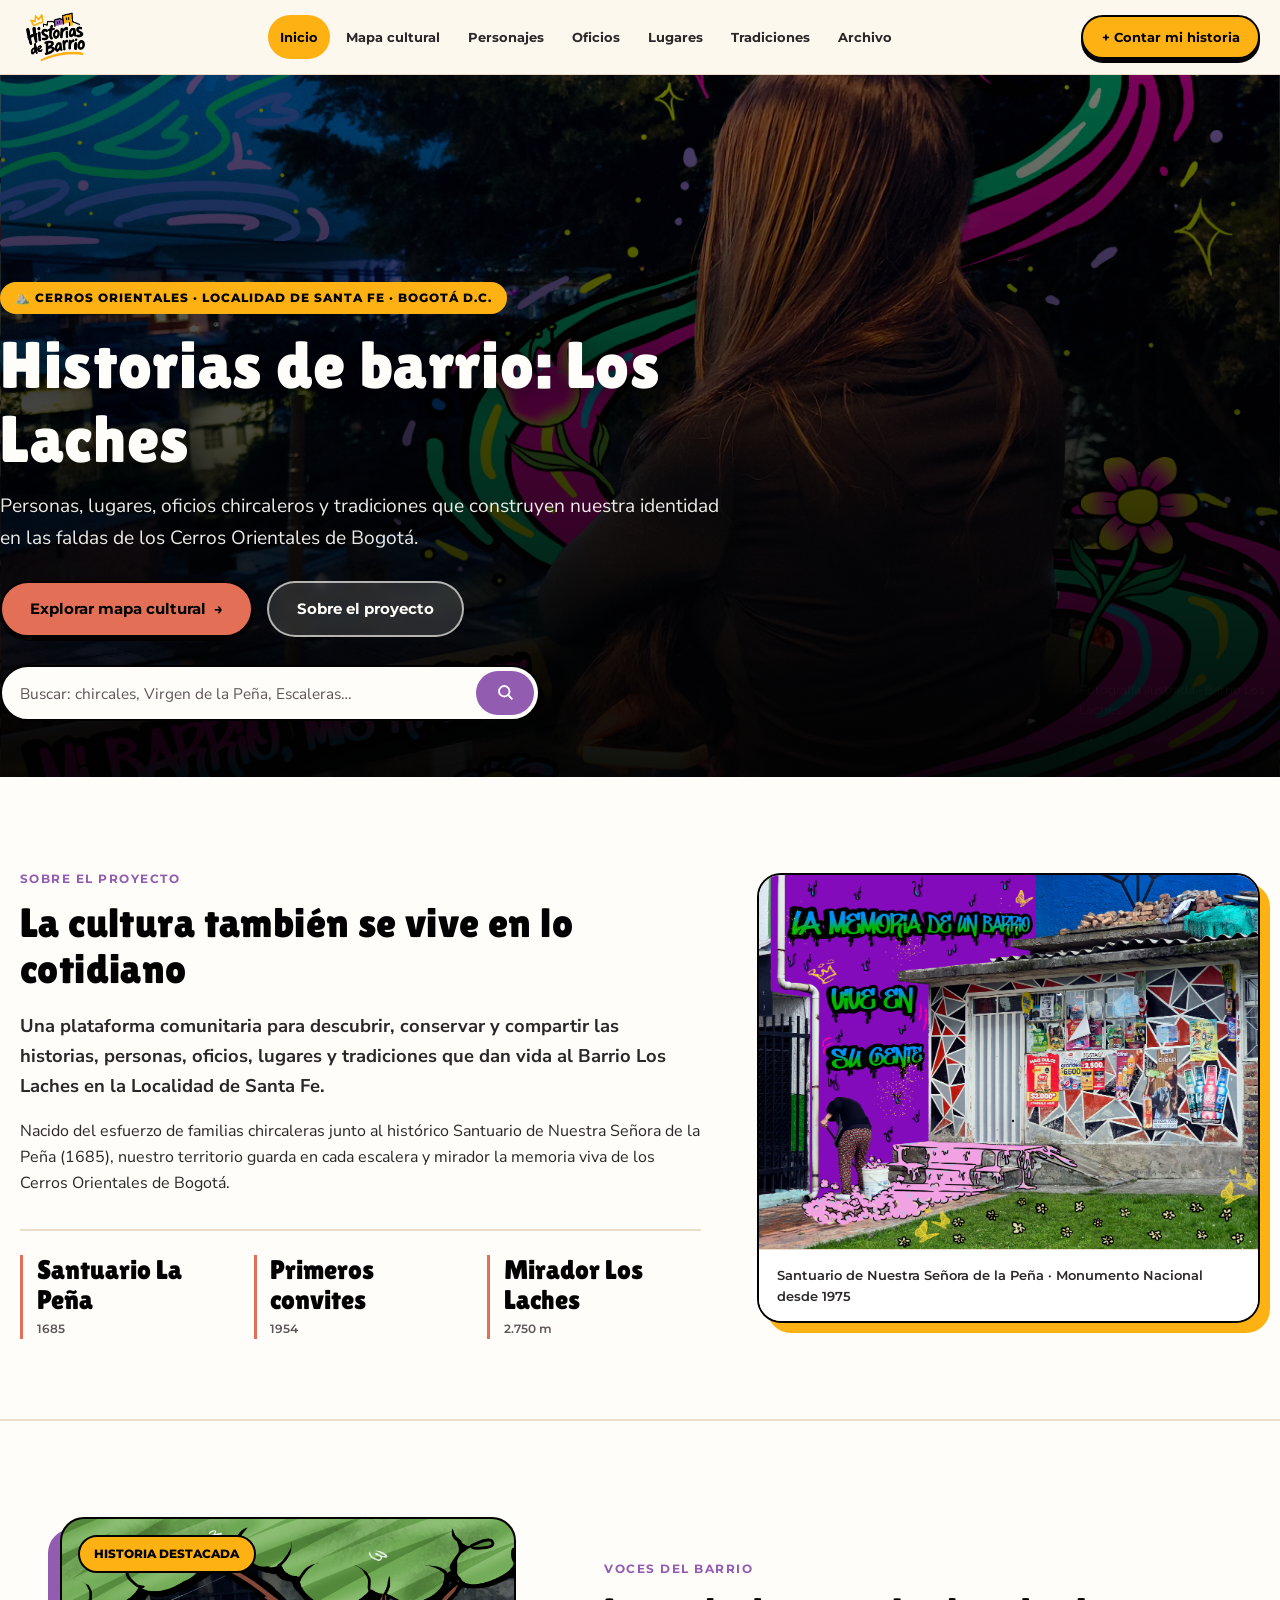
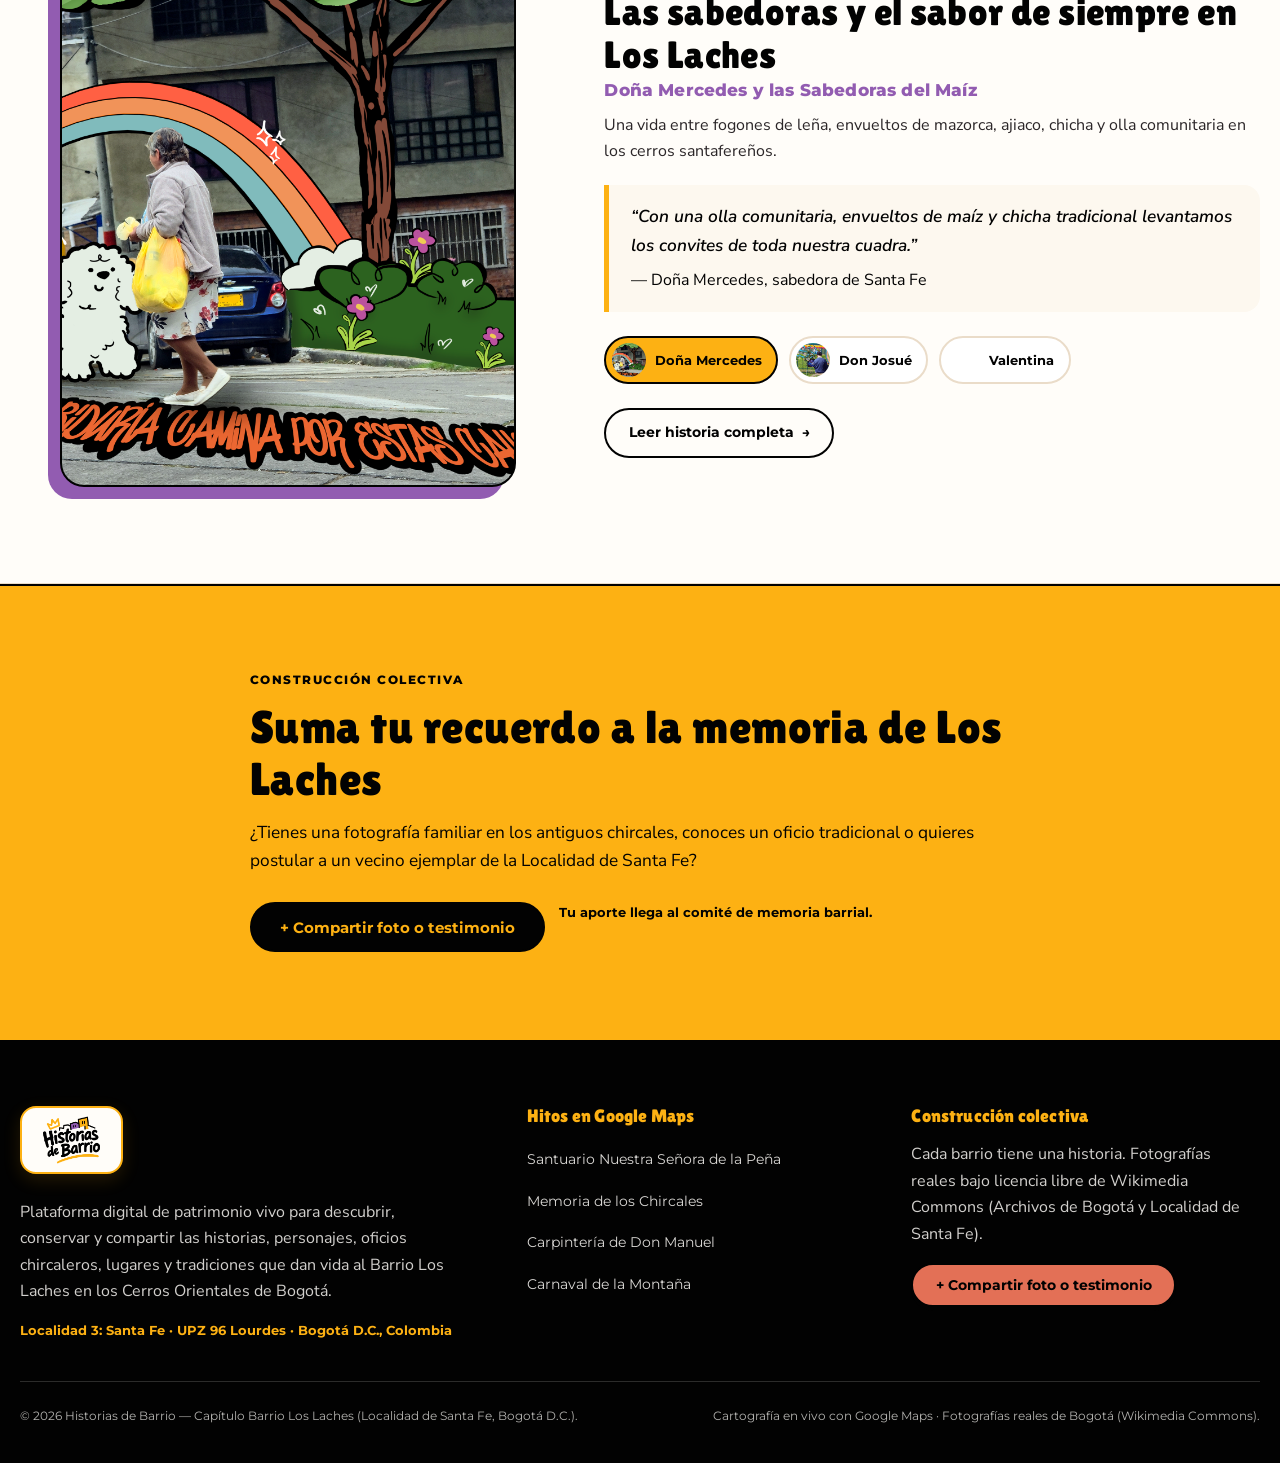
<file: index.html>
<!DOCTYPE html>
<html lang="es">

<head>
  <meta charset="UTF-8" />
  <meta name="viewport" content="width=device-width, initial-scale=1.0" />
  <title>Historias de Barrio · Los Laches (Localidad de Santa Fe, Bogotá)</title>
  <meta name="description"
    content="Plataforma de memoria viva, mapa cultural, personajes, oficios, lugares, tradiciones y archivo fotográfico del Barrio Los Laches en la Localidad de Santa Fe, Bogotá." />
  <meta name="theme-color" content="#020202" />

  <!-- Tipografías del Proyecto: Lilita One (Títulos), Nunito Sans (Cuerpo) y Montserrat (Auxiliar) -->
  <link rel="preconnect" href="https://fonts.googleapis.com" />
  <link rel="preconnect" href="https://fonts.gstatic.com" crossorigin />
  <link rel="preconnect" href="https://commons.wikimedia.org" />
  <link rel="preconnect" href="https://upload.wikimedia.org" />
  <link
    href="https://fonts.googleapis.com/css2?family=Lilita+One&family=Montserrat:ital,wght@0,500;0,600;0,700;0,800;1,500&family=Nunito+Sans:ital,opsz,wght@0,6..12,400;0,6..12,500;0,6..12,600;0,6..12,700;1,6..12,400;1,6..12,600&display=swap"
    rel="stylesheet" />

  <link rel="icon" type="image/png" href="Logo%20proyecto_Mesa.png" />
  <link rel="stylesheet" href="styles.css?v=4" />
</head>

<body>
  <a class="skip-link" href="#contenido">Saltar al contenido principal</a>

  <header class="site-header" id="site-header">
    <div class="container navbar">
      <a href="index.html" class="brand-logo">
        <img src="Logo proyecto_Mesa.png" alt="Historias de Barrio · Inicio" class="brand-logo-img" width="2000"
          height="1400" />
      </a>

      <nav class="main-nav" aria-label="Navegación principal">
        <ul class="nav-links" id="main-nav-links">
          <li><a href="index.html" class="active" aria-current="true">Inicio</a></li>
          <li><a href="mapa-cultural.html">Mapa cultural</a></li>
          <li><a href="personajes.html">Personajes</a></li>
          <li><a href="oficios.html">Oficios</a></li>
          <li><a href="lugares.html">Lugares</a></li>
          <li><a href="tradiciones.html">Tradiciones</a></li>
          <li><a href="archivo.html">Archivo</a></li>
          <li class="nav-cta-item">
            <button type="button" class="btn btn-accent btn-block open-contribute-modal">+ Contar mi historia</button>
          </li>
        </ul>
      </nav>

      <div class="nav-actions">
        <button type="button" class="btn btn-primary nav-cta open-contribute-modal">+ Contar mi historia</button>
        <button type="button" class="mobile-menu-btn" id="mobile-menu-toggle" aria-label="Abrir menú de navegación"
          aria-expanded="false" aria-controls="main-nav-links">
          <span class="hamburger" aria-hidden="true"></span>
        </button>
      </div>
    </div>
  </header>

  <main id="contenido" tabindex="-1">
    <section class="hero" id="inicio" aria-labelledby="hero-title">
      <div class="hero-media">
        <img class="hero-bg-image"
          src="fotos/Fotos/ale.png"
          alt="Fotografía de las laderas de los barrios Egipto y Los Laches en los Cerros Orientales de la Localidad de Santa Fe, Bogotá"
          fetchpriority="high" decoding="async" />
      </div>
      <div class="hero-overlay" aria-hidden="true"></div>

      <div class="container hero-inner">
        <div class="hero-content">
          <p class="hero-kicker"><span aria-hidden="true">⛰️</span> Cerros Orientales · Localidad de Santa Fe · Bogotá
            D.C.</p>
          <h1 class="hero-title" id="hero-title">Historias de barrio: <span>Los Laches</span></h1>
          <p class="hero-lead">
            Personas, lugares, oficios chircaleros y tradiciones que construyen nuestra identidad en las faldas de los
            Cerros Orientales de Bogotá.
          </p>
          <div class="hero-actions">
            <a href="mapa-cultural.html" class="btn btn-accent btn-lg">Explorar mapa cultural <span
                aria-hidden="true">→</span></a>
            <a href="#sobre-el-proyecto" class="btn btn-ghost-light btn-lg">Sobre el proyecto</a>
          </div>

          <form class="hero-search-box" id="hero-search-form" role="search">
            <label for="hero-search-input" class="visually-hidden">Buscar historias en el barrio Los Laches</label>
            <input type="search" id="hero-search-input"
              placeholder="Buscar: chircales, Virgen de la Peña, Escaleras…" autocomplete="off" />
            <button type="submit" class="hero-search-btn" id="hero-search-btn" aria-label="Buscar">
              <svg width="18" height="18" viewBox="0 0 24 24" fill="none" stroke="currentColor" stroke-width="2.4"
                stroke-linecap="round" aria-hidden="true">
                <circle cx="11" cy="11" r="7"></circle>
                <line x1="21" y1="21" x2="16.65" y2="16.65"></line>
              </svg>
            </button>
          </form>
        </div>
      </div>
      <p class="hero-credit">Fotografía ilustrada · Barrio Los Laches</p>
    </section>

    <section class="intro-section" id="sobre-el-proyecto" aria-labelledby="intro-title">
      <div class="container intro-grid">
        <div class="intro-text">
          <p class="eyebrow">Sobre el proyecto</p>
          <h2 class="intro-heading" id="intro-title">La cultura también se vive en lo cotidiano</h2>
          <p class="intro-lead">
            Una plataforma comunitaria para descubrir, conservar y compartir las historias, personas, oficios, lugares
            y
            tradiciones que dan vida al <strong>Barrio Los Laches</strong> en la Localidad de Santa Fe.
          </p>
          <p class="intro-body">
            Nacido del esfuerzo de familias chircaleras junto al histórico Santuario de Nuestra Señora de la Peña
            (1685), nuestro territorio guarda en cada escalera y mirador la memoria viva de los Cerros Orientales de
            Bogotá.
          </p>
          <dl class="intro-stats">
            <div>
              <dt>Santuario La Peña</dt>
              <dd>1685</dd>
            </div>
            <div>
              <dt>Primeros convites</dt>
              <dd>1954</dd>
            </div>
            <div>
              <dt>Mirador Los Laches</dt>
              <dd>2.750 m</dd>
            </div>
          </dl>
        </div>
        <figure class="intro-figure">
          <div class="intro-figure-media">
            <img src="fotos/Fotos/tien.png"
              alt="Fotografía del Santuario de Nuestra Señora de la Peña en el barrio Los Laches, Bogotá" loading="lazy"
              decoding="async" />
          </div>
          <figcaption class="media-caption">Santuario de Nuestra Señora de la Peña · Monumento Nacional desde 1975
          </figcaption>
        </figure>
      </div>
    </section>

    <section class="featured-section" id="historia-destacada" aria-labelledby="featured-title">
      <div class="container featured-grid">
        <figure class="featured-media">
          <img id="pillar-char-main-img"
            src="fotos/Fotos/se%C3%B1.png"
            alt="Retrato real de sabedora tradicional en la Localidad de Santa Fe, Bogotá" loading="lazy"
            decoding="async" />
          <figcaption class="featured-label">Historia destacada</figcaption>
        </figure>

        <div class="featured-body">
          <p class="eyebrow">Voces del barrio</p>
          <h2 class="section-title featured-title" id="featured-title">Las sabedoras y el sabor de siempre en Los
            Laches
          </h2>
          <h3 class="featured-name" id="featured-name">Doña Mercedes y las Sabedoras del Maíz</h3>
          <p class="featured-bio" id="featured-bio">
            Una vida entre fogones de leña, envueltos de mazorca, ajiaco, chicha y olla comunitaria en los cerros
            santafereños.
          </p>

          <blockquote class="featured-quote">
            <p id="pillar-char-quote">“Con una olla comunitaria, envueltos de maíz y chicha tradicional levantamos
              los
              convites de toda nuestra cuadra.”</p>
            <footer id="pillar-char-author">— Doña Mercedes, sabedora de Santa Fe</footer>
          </blockquote>

          <div class="voice-switcher" role="group" aria-label="Elegir testimonio">
            <button type="button" class="char-thumb-btn active" aria-pressed="true">
              <img
                src="fotos/Fotos/se%C3%B1.png"
                alt="" loading="lazy" decoding="async" />
              <span>Doña Mercedes</span>
            </button>
            <button type="button" class="char-thumb-btn" aria-pressed="false">
              <img
                src="fotos/Fotos/se%C3%B1o.png"
                alt="" loading="lazy" decoding="async" />
              <span>Don Josué</span>
            </button>
            <button type="button" class="char-thumb-btn" aria-pressed="false">
              <img src="fotos/Fotos/vertical.png" alt=""
                loading="lazy" decoding="async" />
              <span>Valentina</span>
            </button>
          </div>

          <a href="personajes.html" class="btn btn-outline" id="featured-story-link" data-story="mercedes">Leer historia
            completa <span aria-hidden="true">→</span></a>
        </div>
      </div>
    </section>

    <section class="participate-section" id="participa" aria-labelledby="participa-title">
      <div class="container participate-inner">
        <div>
          <p class="eyebrow eyebrow-dark">Construcción colectiva</p>
          <h2 class="participate-title" id="participa-title">Suma tu recuerdo a la memoria de Los Laches</h2>
          <p class="participate-text">
            ¿Tienes una fotografía familiar en los antiguos chircales, conoces un oficio tradicional o quieres
            postular
            a un vecino ejemplar de la Localidad de Santa Fe?
          </p>
        </div>
        <div class="participate-actions">
          <button type="button" class="btn btn-primary btn-lg open-contribute-modal">+ Compartir foto o
            testimonio</button>
          <p class="participate-note">Tu aporte llega al comité de memoria barrial.</p>
        </div>
      </div>
    </section>
  </main>

  <!-- ========================================================================
       MODAL · CRÓNICA
       ======================================================================== -->
  <div class="modal-backdrop" id="story-modal" role="dialog" aria-modal="true" aria-labelledby="modal-story-title"
    hidden>
    <div class="modal-dialog">
      <button type="button" class="modal-close-btn" aria-label="Cerrar crónica">✕</button>
      <p id="modal-story-cat" class="section-badge badge-oficios">Crónica Barrial</p>
      <h2 id="modal-story-title" class="modal-story-title">Título de la historia</h2>
      <p id="modal-story-coords" class="map-detail-coords modal-story-coords"></p>
      <div class="modal-story-media">
        <img id="modal-story-img" class="modal-story-img"
          src="fotos/Fotos/tien.png" alt=""
          loading="lazy" decoding="async" />
      </div>
      <div id="modal-story-body" class="modal-story-body"></div>
      <blockquote id="modal-story-quote" class="modal-story-quote"></blockquote>
    </div>
  </div>

  <!-- ========================================================================
       MODAL · APORTE COMUNITARIO
       ======================================================================== -->
  <div class="modal-backdrop" id="contribute-modal" role="dialog" aria-modal="true"
    aria-labelledby="contribute-modal-title" hidden>
    <div class="modal-dialog">
      <button type="button" class="modal-close-btn" aria-label="Cerrar formulario">✕</button>
      <p class="section-badge badge-mapa">Participación comunitaria</p>
      <h2 id="contribute-modal-title" class="contribute-modal-title">Suma tu recuerdo a la memoria de Los Laches</h2>
      <p class="contribute-modal-desc">
        ¿Tienes una fotografía familiar en los antiguos chircales, conoces un oficio tradicional o quieres postular a un
        vecino ejemplar de la Localidad de Santa Fe?
      </p>

      <form id="contribute-form" class="contribute-form" novalidate>
        <div class="form-field">
          <label for="contribute-name" class="form-label">Tu nombre y cuadra / sector en Los Laches <span
              aria-hidden="true">*</span></label>
          <input id="contribute-name" name="name" type="text" required minlength="3" autocomplete="name"
            placeholder="Ej. Familia Morales · Sector La Peña / Calle 3 Este" class="form-control"
            aria-describedby="contribute-name-error" />
          <p class="form-error" id="contribute-name-error" hidden>Escribe tu nombre y sector (mínimo 3 caracteres).</p>
        </div>
        <div class="form-field">
          <label for="contribute-category" class="form-label">Categoría del aporte</label>
          <select id="contribute-category" name="category" class="form-control form-select">
            <option value="personajes">Personajes (Retrato o testimonio)</option>
            <option value="oficios">Oficios (Trabajadores y negocios tradicionales)</option>
            <option value="lugares">Lugares (Espacios significativos)</option>
            <option value="tradiciones">Tradiciones (Fiestas y costumbres)</option>
            <option value="archivo">Archivo (Fotografía antigua o actual)</option>
          </select>
        </div>
        <div class="form-field">
          <label for="contribute-story" class="form-label">Relata la historia o recuerdo <span
              aria-hidden="true">*</span></label>
          <textarea id="contribute-story" name="story" rows="4" required minlength="20"
            placeholder="Cuéntanos en qué año ocurrió, quiénes aparecen y por qué es importante para el barrio..."
            class="form-control" aria-describedby="contribute-story-error"></textarea>
          <p class="form-error" id="contribute-story-error" hidden>Cuéntanos la historia con al menos 20 caracteres.</p>
        </div>
        <p class="form-hint">Los campos marcados con * son obligatorios.</p>
        <button type="submit" class="btn btn-primary btn-block btn-lg">Enviar aporte al comité de memoria
          barrial</button>
        <p id="contribute-feedback" class="contribute-feedback" role="status" hidden>
          ¡Gracias vecino(a)! Tu historia ha sido registrada para el archivo comunitario del Barrio Los Laches.
        </p>
      </form>
    </div>
  </div>

  <!-- ========================================================================
       MODAL · IMAGEN AMPLIADA (ARCHIVO)
       ======================================================================== -->
  <div class="modal-backdrop" id="lightbox-modal" role="dialog" aria-modal="true"
    aria-label="Imagen ampliada del archivo" hidden>
    <div class="modal-dialog lightbox-dialog">
      <button type="button" class="modal-close-btn" aria-label="Cerrar imagen ampliada">✕</button>
      <figure class="lightbox-figure" id="lightbox-figure">
        <figcaption class="lightbox-caption" id="lightbox-caption"></figcaption>
      </figure>
    </div>
  </div>

  <!-- ========================================================================
       H. FOOTER
       ======================================================================== -->
  <footer class="site-footer">
    <div class="container">
      <div class="footer-grid">
        <div class="footer-col footer-brand">
          <img src="Logo proyecto_Mesa.png" alt="Historias de Barrio" class="footer-logo-img" width="2000" height="1400"
            loading="lazy" />
          <p class="footer-desc">
            Plataforma digital de patrimonio vivo para descubrir, conservar y compartir las historias, personajes,
            oficios chircaleros, lugares y tradiciones que dan vida al Barrio Los Laches en los Cerros Orientales de
            Bogotá.
          </p>
          <p class="footer-location-tag">Localidad 3: Santa Fe · UPZ 96 Lourdes · Bogotá D.C., Colombia</p>
        </div>

        <nav class="footer-col" aria-labelledby="footer-nav-hitos">
          <h2 class="footer-heading" id="footer-nav-hitos">Hitos en Google Maps</h2>
          <ul class="footer-links">
            <li><a href="mapa-cultural.html?punto=capilla" data-goto-map="capilla">Santuario Nuestra Señora de la
                Peña</a></li>
            <li><a href="mapa-cultural.html?punto=chircal" data-goto-map="chircal">Memoria de los Chircales</a></li>
            <li><a href="mapa-cultural.html?punto=carpinteria" data-goto-map="carpinteria">Carpintería de Don Manuel</a>
            </li>
            <li><a href="mapa-cultural.html?punto=carnaval" data-goto-map="carnaval">Carnaval de la Montaña</a></li>
          </ul>
        </nav>

        <div class="footer-col">
          <h2 class="footer-heading">Construcción colectiva</h2>
          <p class="footer-desc">
            Cada barrio tiene una historia. Fotografías reales bajo licencia libre de Wikimedia Commons (Archivos de
            Bogotá y Localidad de Santa Fe).
          </p>
          <button type="button" class="btn btn-accent open-contribute-modal">+ Compartir foto o testimonio</button>
        </div>
      </div>

      <div class="footer-bottom">
        <p>© 2026 Historias de Barrio — Capítulo Barrio Los Laches (Localidad de Santa Fe, Bogotá D.C.).</p>
        <p>Cartografía en vivo con Google Maps · Fotografías reales de Bogotá (Wikimedia Commons).</p>
      </div>
    </div>
  </footer>

  <script src="script.js?v=4"></script>
</body>

</html>
</file>
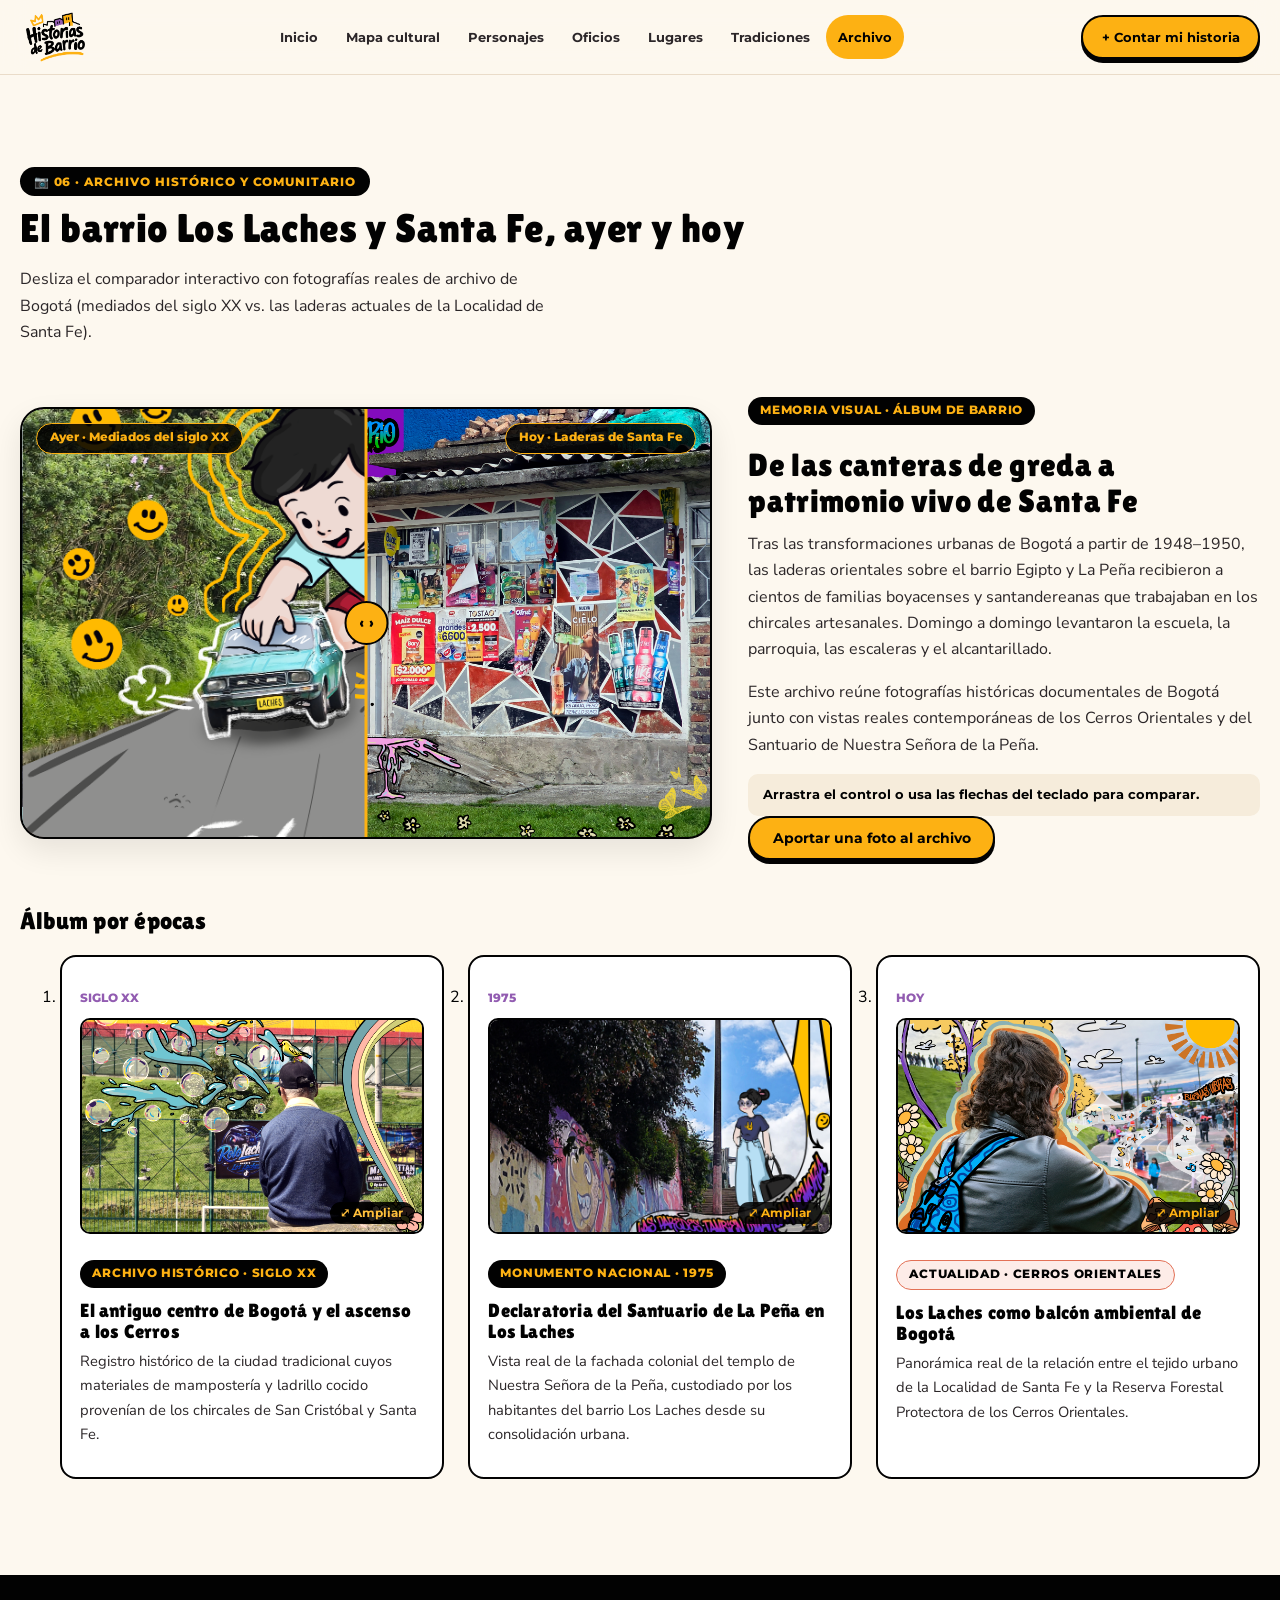
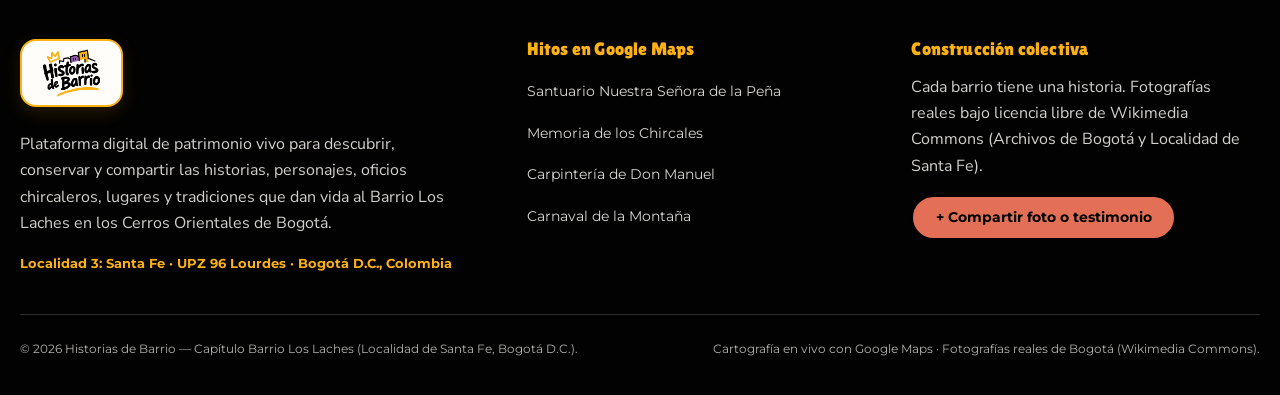
<file: archivo.html>
<!DOCTYPE html>
<html lang="es">

<head>
  <meta charset="UTF-8" />
  <meta name="viewport" content="width=device-width, initial-scale=1.0" />
  <title>Archivo histórico · Historias de Barrio – Los Laches</title>
  <meta name="description" content="Comparador interactivo Antes y Hoy y álbum fotográfico por épocas del Barrio Los Laches." />
  <meta name="theme-color" content="#020202" />

  <!-- Tipografías del Proyecto: Lilita One (Títulos), Nunito Sans (Cuerpo) y Montserrat (Auxiliar) -->
  <link rel="preconnect" href="https://fonts.googleapis.com" />
  <link rel="preconnect" href="https://fonts.gstatic.com" crossorigin />
  <link rel="preconnect" href="https://commons.wikimedia.org" />
  <link rel="preconnect" href="https://upload.wikimedia.org" />
  <link
    href="https://fonts.googleapis.com/css2?family=Lilita+One&family=Montserrat:ital,wght@0,500;0,600;0,700;0,800;1,500&family=Nunito+Sans:ital,opsz,wght@0,6..12,400;0,6..12,500;0,6..12,600;0,6..12,700;1,6..12,400;1,6..12,600&display=swap"
    rel="stylesheet" />

  <link rel="icon" type="image/png" href="Logo%20proyecto_Mesa.png" />
  <link rel="stylesheet" href="styles.css?v=4" />
</head>

<body>
  <a class="skip-link" href="#contenido">Saltar al contenido principal</a>

  <header class="site-header" id="site-header">
    <div class="container navbar">
      <a href="index.html" class="brand-logo">
        <img src="Logo proyecto_Mesa.png" alt="Historias de Barrio · Inicio" class="brand-logo-img" width="2000"
          height="1400" />
      </a>

      <nav class="main-nav" aria-label="Navegación principal">
        <ul class="nav-links" id="main-nav-links">
          <li><a href="index.html">Inicio</a></li>
          <li><a href="mapa-cultural.html">Mapa cultural</a></li>
          <li><a href="personajes.html">Personajes</a></li>
          <li><a href="oficios.html">Oficios</a></li>
          <li><a href="lugares.html">Lugares</a></li>
          <li><a href="tradiciones.html">Tradiciones</a></li>
          <li><a href="archivo.html" class="active" aria-current="true">Archivo</a></li>
          <li class="nav-cta-item">
            <button type="button" class="btn btn-accent btn-block open-contribute-modal">+ Contar mi historia</button>
          </li>
        </ul>
      </nav>

      <div class="nav-actions">
        <button type="button" class="btn btn-primary nav-cta open-contribute-modal">+ Contar mi historia</button>
        <button type="button" class="mobile-menu-btn" id="mobile-menu-toggle" aria-label="Abrir menú de navegación"
          aria-expanded="false" aria-controls="main-nav-links">
          <span class="hamburger" aria-hidden="true"></span>
        </button>
      </div>
    </div>
  </header>

  <main id="contenido" tabindex="-1">
        <section class="content-section archive-section" id="archivo" aria-labelledby="archivo-title">
          <div class="container">
            <header class="section-head">
              <div>
                <p class="section-badge badge-archivo"><span aria-hidden="true">📷</span> 06 · Archivo histórico y
                  comunitario</p>
                <h2 class="section-title" id="archivo-title">El barrio Los Laches y Santa Fe, ayer y hoy</h2>
              </div>
              <p class="section-head-desc">
                Desliza el comparador interactivo con fotografías reales de archivo de Bogotá (mediados del siglo XX vs.
                las
                laderas actuales de la Localidad de Santa Fe).
              </p>
            </header>

            <div class="archive-split-showcase">
              <div class="large-compare-stage">
                <img
                  src="fotos/Fotos/tien.png"
                  alt="Fotografía actual de las laderas de Santa Fe (Egipto y Los Laches) en los Cerros Orientales"
                  loading="lazy" decoding="async" />
                <img id="large-before-img" class="large-before-layer"
                  src="fotos/Fotos/ni%C3%B1o.png"
                  alt="Fotografía histórica de Bogotá en 1948, época en que inició la migración y autoconstrucción hacia los cerros orientales"
                  loading="lazy" decoding="async" />
                <span class="compare-badge-label label-ayer">Ayer · Mediados del siglo XX</span>
                <span class="compare-badge-label label-hoy">Hoy · Laderas de Santa Fe</span>

                <div class="large-compare-divider" id="large-compare-line" aria-hidden="true">
                  <div class="large-compare-button">‹ ›</div>
                </div>

                <input type="range" id="large-compare-range" class="mini-compare-slider" min="5" max="95" value="50"
                  aria-label="Deslizar para comparar fotografía histórica con la actualidad" />
              </div>

              <div class="archive-showcase-text">
                <p class="tag tag-archivo">Memoria Visual · Álbum de Barrio</p>
                <h3 class="archive-showcase-title">De las canteras de greda a patrimonio vivo de Santa Fe</h3>
                <p class="archive-showcase-p">
                  Tras las transformaciones urbanas de Bogotá a partir de 1948–1950, las laderas orientales sobre el
                  barrio
                  Egipto y La Peña recibieron a cientos de familias boyacenses y santandereanas que trabajaban en los
                  chircales artesanales. Domingo a domingo levantaron la escuela, la parroquia, las escaleras y el
                  alcantarillado.
                </p>
                <p class="archive-showcase-p">
                  Este archivo reúne fotografías históricas documentales de Bogotá junto con vistas reales
                  contemporáneas de
                  los Cerros Orientales y del Santuario de Nuestra Señora de la Peña.
                </p>
                <p class="compare-hint">Arrastra el control o usa las flechas del teclado para comparar.</p>
                <button type="button" class="btn btn-primary open-contribute-modal">Aportar una foto al archivo</button>
              </div>
            </div>

            <div class="archive-epochs">
              <h3 class="archive-epochs-title">Álbum por épocas</h3>
              <ol class="epoch-track">
                <li class="epoch" data-searchable>
                  <p class="epoch-label">Siglo XX</p>
                  <button type="button" class="archive-photo-btn vintage" data-lightbox
                    data-full="fotos/Fotos/se%C3%B1o.png"
                    data-caption="El antiguo centro de Bogotá y el ascenso a los Cerros · Archivo Histórico, Siglo XX">
                    <img
                      src="fotos/Fotos/se%C3%B1o.png"
                      alt="Fotografía histórica del antiguo Bogotá y sus primeros barrios periféricos" loading="lazy"
                      decoding="async" />
                    <span class="zoom-hint" aria-hidden="true">⤢ Ampliar</span>
                    <span class="visually-hidden">Ampliar imagen</span>
                  </button>
                  <p class="tag tag-archivo">Archivo Histórico · Siglo XX</p>
                  <h4 class="epoch-title">El antiguo centro de Bogotá y el ascenso a los Cerros</h4>
                  <p class="epoch-desc">
                    Registro histórico de la ciudad tradicional cuyos materiales de mampostería y ladrillo cocido
                    provenían
                    de los chircales de San Cristóbal y Santa Fe.
                  </p>
                </li>

                <li class="epoch" data-searchable>
                  <p class="epoch-label">1975</p>
                  <button type="button" class="archive-photo-btn" data-lightbox
                    data-full="fotos/Fotos/vertical.png"
                    data-caption="Declaratoria del Santuario de La Peña en Los Laches · Monumento Nacional, 1975">
                    <img
                      src="fotos/Fotos/vertical.png"
                      alt="Fotografía de la Iglesia de Nuestra Señora de la Peña en Los Laches" loading="lazy"
                      decoding="async" />
                    <span class="zoom-hint" aria-hidden="true">⤢ Ampliar</span>
                    <span class="visually-hidden">Ampliar imagen</span>
                  </button>
                  <p class="tag tag-archivo">Monumento Nacional · 1975</p>
                  <h4 class="epoch-title">Declaratoria del Santuario de La Peña en Los Laches</h4>
                  <p class="epoch-desc">
                    Vista real de la fachada colonial del templo de Nuestra Señora de la Peña, custodiado por los
                    habitantes
                    del barrio Los Laches desde su consolidación urbana.
                  </p>
                </li>

                <li class="epoch" data-searchable>
                  <p class="epoch-label">Hoy</p>
                  <button type="button" class="archive-photo-btn" data-lightbox
                    data-full="fotos/Fotos/waw.png"
                    data-caption="Los Laches como balcón ambiental de Bogotá · Actualidad, Cerros Orientales">
                    <img
                      src="fotos/Fotos/waw.png"
                      alt="Fotografía panorámica de Bogotá y sus Cerros Orientales" loading="lazy" decoding="async" />
                    <span class="zoom-hint" aria-hidden="true">⤢ Ampliar</span>
                    <span class="visually-hidden">Ampliar imagen</span>
                  </button>
                  <p class="tag tag-mapa">Actualidad · Cerros Orientales</p>
                  <h4 class="epoch-title">Los Laches como balcón ambiental de Bogotá</h4>
                  <p class="epoch-desc">
                    Panorámica real de la relación entre el tejido urbano de la Localidad de Santa Fe y la Reserva
                    Forestal
                    Protectora de los Cerros Orientales.
                  </p>
                </li>
              </ol>
            </div>
          </div>
        </section>
  </main>

  <!-- ========================================================================
       MODAL · CRÓNICA
       ======================================================================== -->
  <div class="modal-backdrop" id="story-modal" role="dialog" aria-modal="true" aria-labelledby="modal-story-title" hidden>
    <div class="modal-dialog">
      <button type="button" class="modal-close-btn" aria-label="Cerrar crónica">✕</button>
      <p id="modal-story-cat" class="section-badge badge-oficios">Crónica Barrial</p>
      <h2 id="modal-story-title" class="modal-story-title">Título de la historia</h2>
      <p id="modal-story-coords" class="map-detail-coords modal-story-coords"></p>
      <div class="modal-story-media">
        <img id="modal-story-img" class="modal-story-img"
          src="fotos/Fotos/tien.png" alt=""
          loading="lazy" decoding="async" />
      </div>
      <div id="modal-story-body" class="modal-story-body"></div>
      <blockquote id="modal-story-quote" class="modal-story-quote"></blockquote>
    </div>
  </div>

  <!-- ========================================================================
       MODAL · APORTE COMUNITARIO
       ======================================================================== -->
  <div class="modal-backdrop" id="contribute-modal" role="dialog" aria-modal="true"
    aria-labelledby="contribute-modal-title" hidden>
    <div class="modal-dialog">
      <button type="button" class="modal-close-btn" aria-label="Cerrar formulario">✕</button>
      <p class="section-badge badge-mapa">Participación comunitaria</p>
      <h2 id="contribute-modal-title" class="contribute-modal-title">Suma tu recuerdo a la memoria de Los Laches</h2>
      <p class="contribute-modal-desc">
        ¿Tienes una fotografía familiar en los antiguos chircales, conoces un oficio tradicional o quieres postular a un
        vecino ejemplar de la Localidad de Santa Fe?
      </p>

      <form id="contribute-form" class="contribute-form" novalidate>
        <div class="form-field">
          <label for="contribute-name" class="form-label">Tu nombre y cuadra / sector en Los Laches <span
              aria-hidden="true">*</span></label>
          <input id="contribute-name" name="name" type="text" required minlength="3" autocomplete="name"
            placeholder="Ej. Familia Morales · Sector La Peña / Calle 3 Este" class="form-control"
            aria-describedby="contribute-name-error" />
          <p class="form-error" id="contribute-name-error" hidden>Escribe tu nombre y sector (mínimo 3 caracteres).</p>
        </div>
        <div class="form-field">
          <label for="contribute-category" class="form-label">Categoría del aporte</label>
          <select id="contribute-category" name="category" class="form-control form-select">
            <option value="personajes">Personajes (Retrato o testimonio)</option>
            <option value="oficios">Oficios (Trabajadores y negocios tradicionales)</option>
            <option value="lugares">Lugares (Espacios significativos)</option>
            <option value="tradiciones">Tradiciones (Fiestas y costumbres)</option>
            <option value="archivo">Archivo (Fotografía antigua o actual)</option>
          </select>
        </div>
        <div class="form-field">
          <label for="contribute-story" class="form-label">Relata la historia o recuerdo <span
              aria-hidden="true">*</span></label>
          <textarea id="contribute-story" name="story" rows="4" required minlength="20"
            placeholder="Cuéntanos en qué año ocurrió, quiénes aparecen y por qué es importante para el barrio..."
            class="form-control" aria-describedby="contribute-story-error"></textarea>
          <p class="form-error" id="contribute-story-error" hidden>Cuéntanos la historia con al menos 20 caracteres.</p>
        </div>
        <p class="form-hint">Los campos marcados con * son obligatorios.</p>
        <button type="submit" class="btn btn-primary btn-block btn-lg">Enviar aporte al comité de memoria
          barrial</button>
        <p id="contribute-feedback" class="contribute-feedback" role="status" hidden>
          ¡Gracias vecino(a)! Tu historia ha sido registrada para el archivo comunitario del Barrio Los Laches.
        </p>
      </form>
    </div>
  </div>

  <!-- ========================================================================
       MODAL · IMAGEN AMPLIADA (ARCHIVO)
       ======================================================================== -->
  <div class="modal-backdrop" id="lightbox-modal" role="dialog" aria-modal="true"
    aria-label="Imagen ampliada del archivo" hidden>
    <div class="modal-dialog lightbox-dialog">
      <button type="button" class="modal-close-btn" aria-label="Cerrar imagen ampliada">✕</button>
      <figure class="lightbox-figure" id="lightbox-figure">
        <figcaption class="lightbox-caption" id="lightbox-caption"></figcaption>
      </figure>
    </div>
  </div>

  <!-- ========================================================================
       H. FOOTER
       ======================================================================== -->
  <footer class="site-footer">
    <div class="container">
      <div class="footer-grid">
        <div class="footer-col footer-brand">
          <img src="Logo proyecto_Mesa.png" alt="Historias de Barrio" class="footer-logo-img" width="2000" height="1400"
            loading="lazy" />
          <p class="footer-desc">
            Plataforma digital de patrimonio vivo para descubrir, conservar y compartir las historias, personajes,
            oficios chircaleros, lugares y tradiciones que dan vida al Barrio Los Laches en los Cerros Orientales de
            Bogotá.
          </p>
          <p class="footer-location-tag">Localidad 3: Santa Fe · UPZ 96 Lourdes · Bogotá D.C., Colombia</p>
        </div>

        <nav class="footer-col" aria-labelledby="footer-nav-hitos">
          <h2 class="footer-heading" id="footer-nav-hitos">Hitos en Google Maps</h2>
          <ul class="footer-links">
            <li><a href="mapa-cultural.html?punto=capilla" data-goto-map="capilla">Santuario Nuestra Señora de la Peña</a></li>
            <li><a href="mapa-cultural.html?punto=chircal" data-goto-map="chircal">Memoria de los Chircales</a></li>
            <li><a href="mapa-cultural.html?punto=carpinteria" data-goto-map="carpinteria">Carpintería de Don Manuel</a></li>
            <li><a href="mapa-cultural.html?punto=carnaval" data-goto-map="carnaval">Carnaval de la Montaña</a></li>
          </ul>
        </nav>

        <div class="footer-col">
          <h2 class="footer-heading">Construcción colectiva</h2>
          <p class="footer-desc">
            Cada barrio tiene una historia. Fotografías reales bajo licencia libre de Wikimedia Commons (Archivos de
            Bogotá y Localidad de Santa Fe).
          </p>
          <button type="button" class="btn btn-accent open-contribute-modal">+ Compartir foto o testimonio</button>
        </div>
      </div>

      <div class="footer-bottom">
        <p>© 2026 Historias de Barrio — Capítulo Barrio Los Laches (Localidad de Santa Fe, Bogotá D.C.).</p>
        <p>Cartografía en vivo con Google Maps · Fotografías reales de Bogotá (Wikimedia Commons).</p>
      </div>
    </div>
  </footer>

  <script src="script.js?v=4"></script>
</body>

</html>
</file>
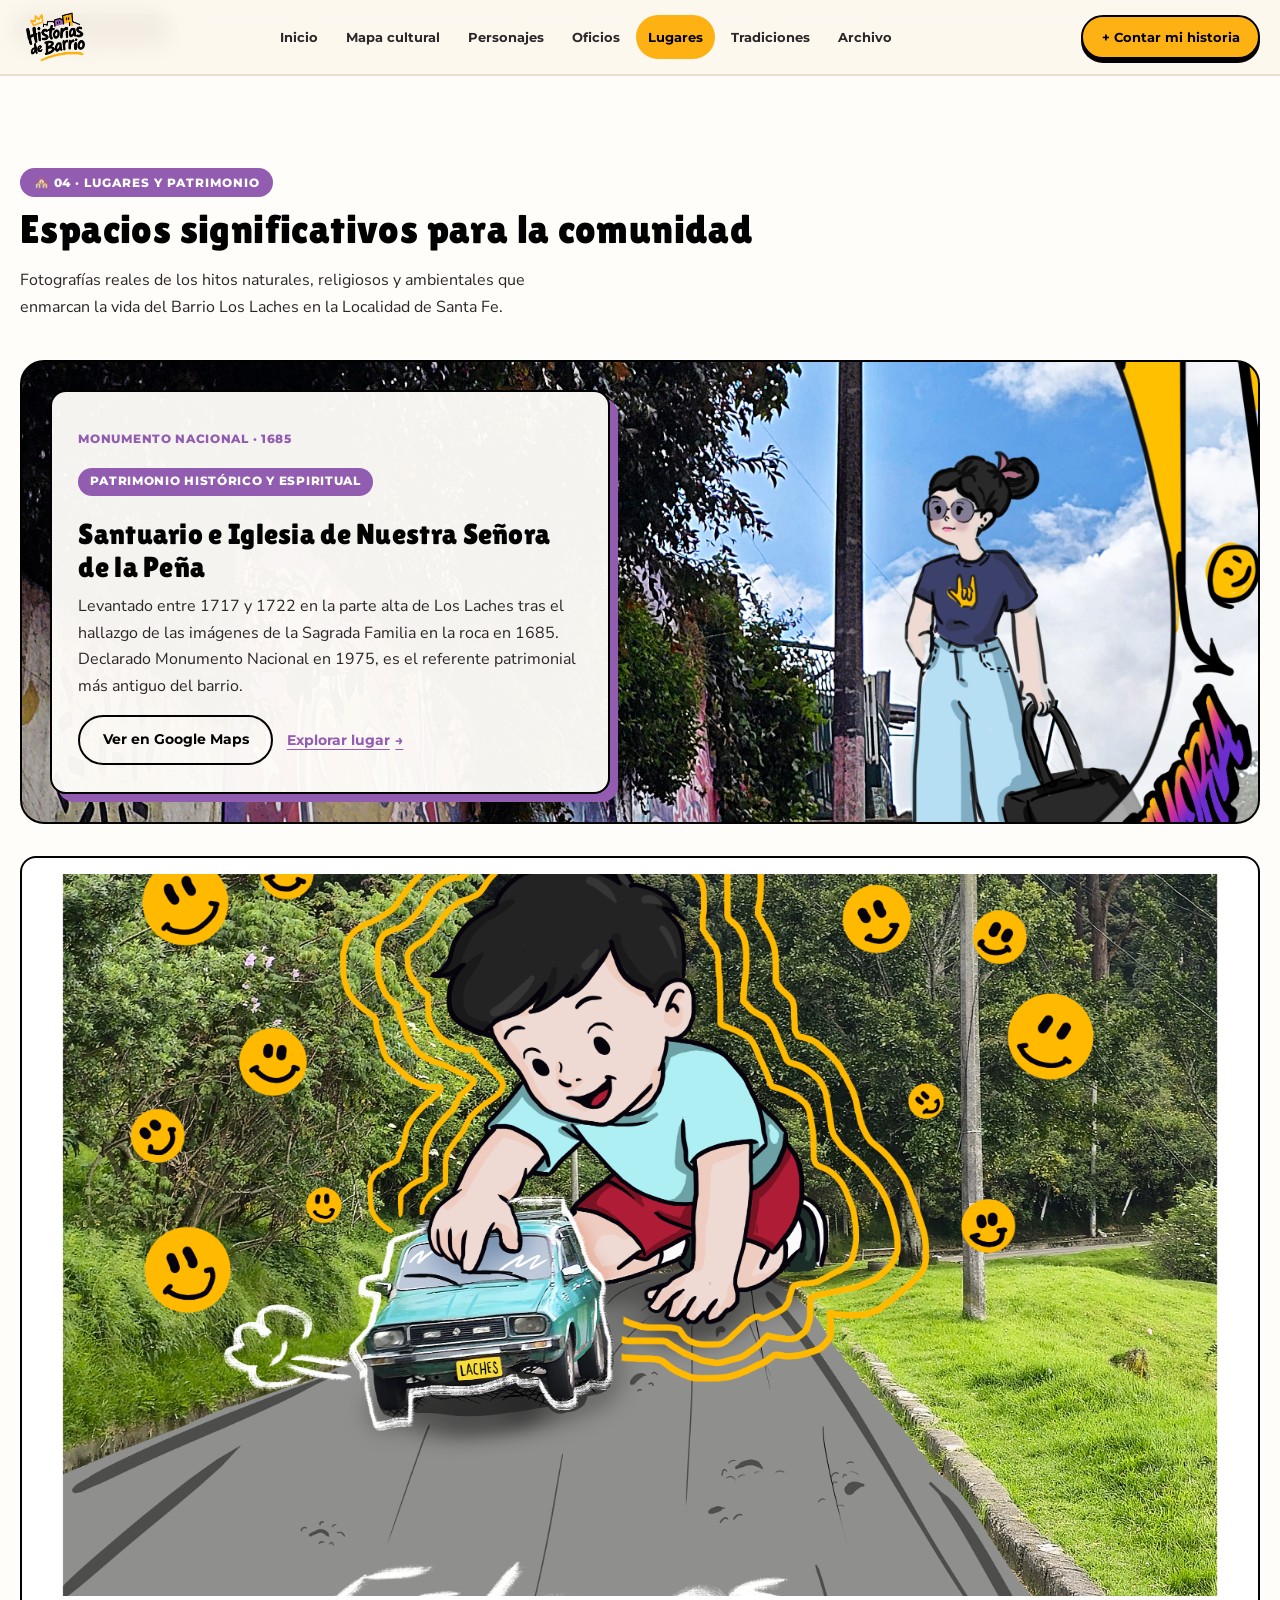
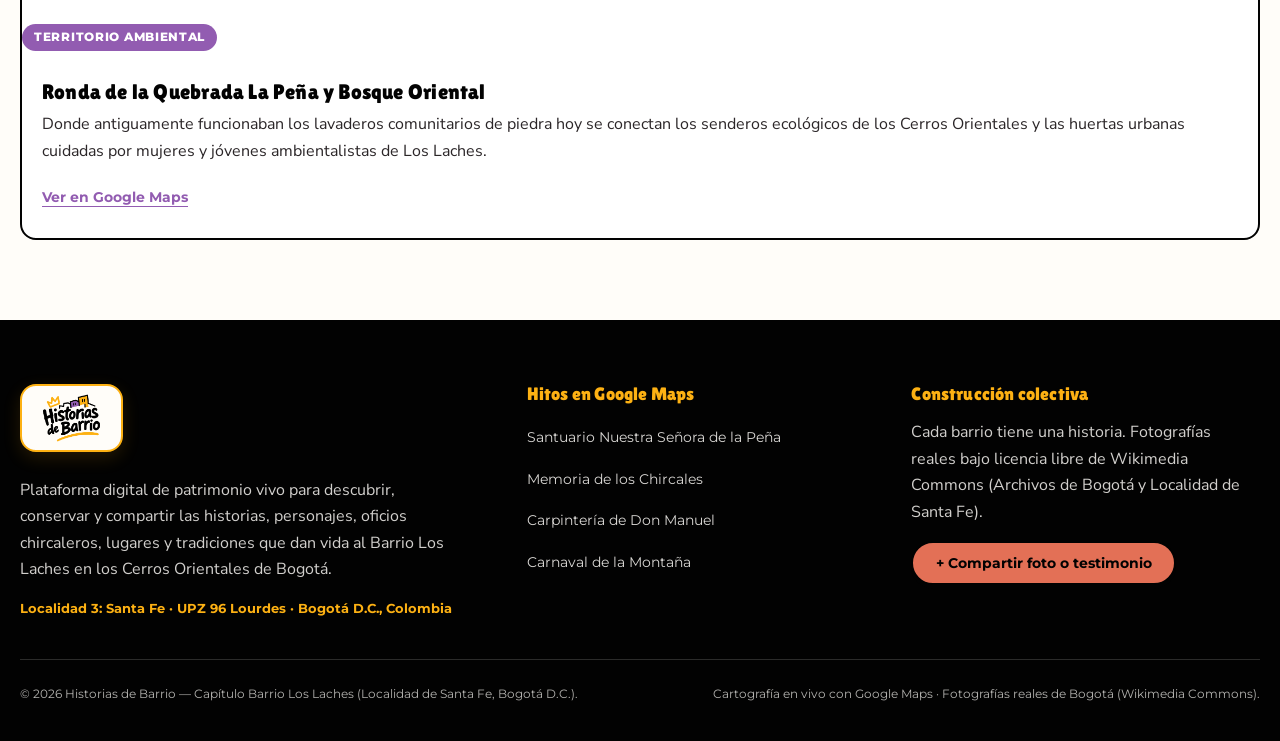
<file: lugares.html>
<!DOCTYPE html>
<html lang="es">

<head>
  <meta charset="UTF-8" />
  <meta name="viewport" content="width=device-width, initial-scale=1.0" />
  <title>Lugares significativos · Historias de Barrio – Los Laches</title>
  <meta name="description" content="Santuario de Nuestra Señora de la Peña, Ronda de la Quebrada La Peña y escaleras comunitarias de Los Laches." />
  <meta name="theme-color" content="#020202" />

  <!-- Tipografías del Proyecto: Lilita One (Títulos), Nunito Sans (Cuerpo) y Montserrat (Auxiliar) -->
  <link rel="preconnect" href="https://fonts.googleapis.com" />
  <link rel="preconnect" href="https://fonts.gstatic.com" crossorigin />
  <link rel="preconnect" href="https://commons.wikimedia.org" />
  <link rel="preconnect" href="https://upload.wikimedia.org" />
  <link
    href="https://fonts.googleapis.com/css2?family=Lilita+One&family=Montserrat:ital,wght@0,500;0,600;0,700;0,800;1,500&family=Nunito+Sans:ital,opsz,wght@0,6..12,400;0,6..12,500;0,6..12,600;0,6..12,700;1,6..12,400;1,6..12,600&display=swap"
    rel="stylesheet" />

  <link rel="icon" type="image/png" href="Logo%20proyecto_Mesa.png" />
  <link rel="stylesheet" href="styles.css?v=4" />
</head>

<body>
  <a class="skip-link" href="#contenido">Saltar al contenido principal</a>

  <header class="site-header" id="site-header">
    <div class="container navbar">
      <a href="index.html" class="brand-logo">
        <img src="Logo proyecto_Mesa.png" alt="Historias de Barrio · Inicio" class="brand-logo-img" width="2000"
          height="1400" />
      </a>

      <nav class="main-nav" aria-label="Navegación principal">
        <ul class="nav-links" id="main-nav-links">
          <li><a href="index.html">Inicio</a></li>
          <li><a href="mapa-cultural.html">Mapa cultural</a></li>
          <li><a href="personajes.html">Personajes</a></li>
          <li><a href="oficios.html">Oficios</a></li>
          <li><a href="lugares.html" class="active" aria-current="true">Lugares</a></li>
          <li><a href="tradiciones.html">Tradiciones</a></li>
          <li><a href="archivo.html">Archivo</a></li>
          <li class="nav-cta-item">
            <button type="button" class="btn btn-accent btn-block open-contribute-modal">+ Contar mi historia</button>
          </li>
        </ul>
      </nav>

      <div class="nav-actions">
        <button type="button" class="btn btn-primary nav-cta open-contribute-modal">+ Contar mi historia</button>
        <button type="button" class="mobile-menu-btn" id="mobile-menu-toggle" aria-label="Abrir menú de navegación"
          aria-expanded="false" aria-controls="main-nav-links">
          <span class="hamburger" aria-hidden="true"></span>
        </button>
      </div>
    </div>
  </header>

  <main id="contenido" tabindex="-1">
        <section class="content-section places-section" id="lugares" aria-labelledby="lugares-title">
          <div class="container">
            <header class="section-head">
              <div>
                <p class="section-badge badge-lugares"><span aria-hidden="true">🏘️</span> 04 · Lugares y patrimonio</p>
                <h2 class="section-title" id="lugares-title">Espacios significativos para la comunidad</h2>
              </div>
              <p class="section-head-desc">
                Fotografías reales de los hitos naturales, religiosos y ambientales que enmarcan la vida del Barrio Los
                Laches en la Localidad de Santa Fe.
              </p>
            </header>

            <article class="place-hero" data-searchable>
              <img src="fotos/Fotos/vertical.png"
                alt="Fotografía del Santuario de Nuestra Señora de la Peña en el Barrio Los Laches, Bogotá"
                loading="lazy" decoding="async" />
              <div class="place-hero-card">
                <p class="meta-chip">Monumento Nacional · 1685</p>
                <p class="tag tag-lugares">Patrimonio Histórico y Espiritual</p>
                <h3 class="place-title">Santuario e Iglesia de Nuestra Señora de la Peña</h3>
                <p class="place-text">
                  Levantado entre 1717 y 1722 en la parte alta de Los Laches tras el hallazgo de las imágenes de la
                  Sagrada
                  Familia en la roca en 1685. Declarado Monumento Nacional en 1975, es el referente patrimonial más
                  antiguo
                  del barrio.
                </p>
                <div class="inline-actions">
                  <a href="#mapa-cultural" href="mapa-cultural.html?punto=capilla" data-goto-map="capilla" class="btn btn-outline">Ver en Google Maps</a>
                  <button type="button" data-story="capilla" class="btn-link">Explorar lugar <span
                      aria-hidden="true">→</span></button>
                </div>
              </div>
            </article>

            <div class="place-pair">
              <article class="place-item" data-searchable>
                <figure class="place-item-media">
                  <img
                    src="fotos/Fotos/ni%C3%B1o.png"
                    alt="Fotografía del bosque altoandino y senderos de los Cerros Orientales de Bogotá" loading="lazy"
                    decoding="async" />
                  <figcaption class="story-year-chip">Reserva y Quebrada</figcaption>
                </figure>
                <p class="tag tag-lugares">Territorio Ambiental</p>
                <h3 class="place-item-title">Ronda de la Quebrada La Peña y Bosque Oriental</h3>
                <p class="place-item-text">
                  Donde antiguamente funcionaban los lavaderos comunitarios de piedra hoy se conectan los senderos
                  ecológicos de los Cerros Orientales y las huertas urbanas cuidadas por mujeres y jóvenes
                  ambientalistas de
                  Los Laches.
                </p>
                <div class="inline-actions">
                  <a href="mapa-cultural.html?punto=autoconstruccion" data-goto-map="autoconstruccion" class="btn-link">Ver en Google Maps</a>
                </div>
              </article>
            </div>
          </div>
        </section>
  </main>

  <!-- ========================================================================
       MODAL · CRÓNICA
       ======================================================================== -->
  <div class="modal-backdrop" id="story-modal" role="dialog" aria-modal="true" aria-labelledby="modal-story-title" hidden>
    <div class="modal-dialog">
      <button type="button" class="modal-close-btn" aria-label="Cerrar crónica">✕</button>
      <p id="modal-story-cat" class="section-badge badge-oficios">Crónica Barrial</p>
      <h2 id="modal-story-title" class="modal-story-title">Título de la historia</h2>
      <p id="modal-story-coords" class="map-detail-coords modal-story-coords"></p>
      <div class="modal-story-media">
        <img id="modal-story-img" class="modal-story-img"
          src="fotos/Fotos/tien.png" alt=""
          loading="lazy" decoding="async" />
      </div>
      <div id="modal-story-body" class="modal-story-body"></div>
      <blockquote id="modal-story-quote" class="modal-story-quote"></blockquote>
    </div>
  </div>

  <!-- ========================================================================
       MODAL · APORTE COMUNITARIO
       ======================================================================== -->
  <div class="modal-backdrop" id="contribute-modal" role="dialog" aria-modal="true"
    aria-labelledby="contribute-modal-title" hidden>
    <div class="modal-dialog">
      <button type="button" class="modal-close-btn" aria-label="Cerrar formulario">✕</button>
      <p class="section-badge badge-mapa">Participación comunitaria</p>
      <h2 id="contribute-modal-title" class="contribute-modal-title">Suma tu recuerdo a la memoria de Los Laches</h2>
      <p class="contribute-modal-desc">
        ¿Tienes una fotografía familiar en los antiguos chircales, conoces un oficio tradicional o quieres postular a un
        vecino ejemplar de la Localidad de Santa Fe?
      </p>

      <form id="contribute-form" class="contribute-form" novalidate>
        <div class="form-field">
          <label for="contribute-name" class="form-label">Tu nombre y cuadra / sector en Los Laches <span
              aria-hidden="true">*</span></label>
          <input id="contribute-name" name="name" type="text" required minlength="3" autocomplete="name"
            placeholder="Ej. Familia Morales · Sector La Peña / Calle 3 Este" class="form-control"
            aria-describedby="contribute-name-error" />
          <p class="form-error" id="contribute-name-error" hidden>Escribe tu nombre y sector (mínimo 3 caracteres).</p>
        </div>
        <div class="form-field">
          <label for="contribute-category" class="form-label">Categoría del aporte</label>
          <select id="contribute-category" name="category" class="form-control form-select">
            <option value="personajes">Personajes (Retrato o testimonio)</option>
            <option value="oficios">Oficios (Trabajadores y negocios tradicionales)</option>
            <option value="lugares">Lugares (Espacios significativos)</option>
            <option value="tradiciones">Tradiciones (Fiestas y costumbres)</option>
            <option value="archivo">Archivo (Fotografía antigua o actual)</option>
          </select>
        </div>
        <div class="form-field">
          <label for="contribute-story" class="form-label">Relata la historia o recuerdo <span
              aria-hidden="true">*</span></label>
          <textarea id="contribute-story" name="story" rows="4" required minlength="20"
            placeholder="Cuéntanos en qué año ocurrió, quiénes aparecen y por qué es importante para el barrio..."
            class="form-control" aria-describedby="contribute-story-error"></textarea>
          <p class="form-error" id="contribute-story-error" hidden>Cuéntanos la historia con al menos 20 caracteres.</p>
        </div>
        <p class="form-hint">Los campos marcados con * son obligatorios.</p>
        <button type="submit" class="btn btn-primary btn-block btn-lg">Enviar aporte al comité de memoria
          barrial</button>
        <p id="contribute-feedback" class="contribute-feedback" role="status" hidden>
          ¡Gracias vecino(a)! Tu historia ha sido registrada para el archivo comunitario del Barrio Los Laches.
        </p>
      </form>
    </div>
  </div>

  <!-- ========================================================================
       MODAL · IMAGEN AMPLIADA (ARCHIVO)
       ======================================================================== -->
  <div class="modal-backdrop" id="lightbox-modal" role="dialog" aria-modal="true"
    aria-label="Imagen ampliada del archivo" hidden>
    <div class="modal-dialog lightbox-dialog">
      <button type="button" class="modal-close-btn" aria-label="Cerrar imagen ampliada">✕</button>
      <figure class="lightbox-figure" id="lightbox-figure">
        <figcaption class="lightbox-caption" id="lightbox-caption"></figcaption>
      </figure>
    </div>
  </div>

  <!-- ========================================================================
       H. FOOTER
       ======================================================================== -->
  <footer class="site-footer">
    <div class="container">
      <div class="footer-grid">
        <div class="footer-col footer-brand">
          <img src="Logo proyecto_Mesa.png" alt="Historias de Barrio" class="footer-logo-img" width="2000" height="1400"
            loading="lazy" />
          <p class="footer-desc">
            Plataforma digital de patrimonio vivo para descubrir, conservar y compartir las historias, personajes,
            oficios chircaleros, lugares y tradiciones que dan vida al Barrio Los Laches en los Cerros Orientales de
            Bogotá.
          </p>
          <p class="footer-location-tag">Localidad 3: Santa Fe · UPZ 96 Lourdes · Bogotá D.C., Colombia</p>
        </div>

        <nav class="footer-col" aria-labelledby="footer-nav-hitos">
          <h2 class="footer-heading" id="footer-nav-hitos">Hitos en Google Maps</h2>
          <ul class="footer-links">
            <li><a href="mapa-cultural.html?punto=capilla" data-goto-map="capilla">Santuario Nuestra Señora de la Peña</a></li>
            <li><a href="mapa-cultural.html?punto=chircal" data-goto-map="chircal">Memoria de los Chircales</a></li>
            <li><a href="mapa-cultural.html?punto=carpinteria" data-goto-map="carpinteria">Carpintería de Don Manuel</a></li>
            <li><a href="mapa-cultural.html?punto=carnaval" data-goto-map="carnaval">Carnaval de la Montaña</a></li>
          </ul>
        </nav>

        <div class="footer-col">
          <h2 class="footer-heading">Construcción colectiva</h2>
          <p class="footer-desc">
            Cada barrio tiene una historia. Fotografías reales bajo licencia libre de Wikimedia Commons (Archivos de
            Bogotá y Localidad de Santa Fe).
          </p>
          <button type="button" class="btn btn-accent open-contribute-modal">+ Compartir foto o testimonio</button>
        </div>
      </div>

      <div class="footer-bottom">
        <p>© 2026 Historias de Barrio — Capítulo Barrio Los Laches (Localidad de Santa Fe, Bogotá D.C.).</p>
        <p>Cartografía en vivo con Google Maps · Fotografías reales de Bogotá (Wikimedia Commons).</p>
      </div>
    </div>
  </footer>

  <script src="script.js?v=4"></script>
</body>

</html>
</file>
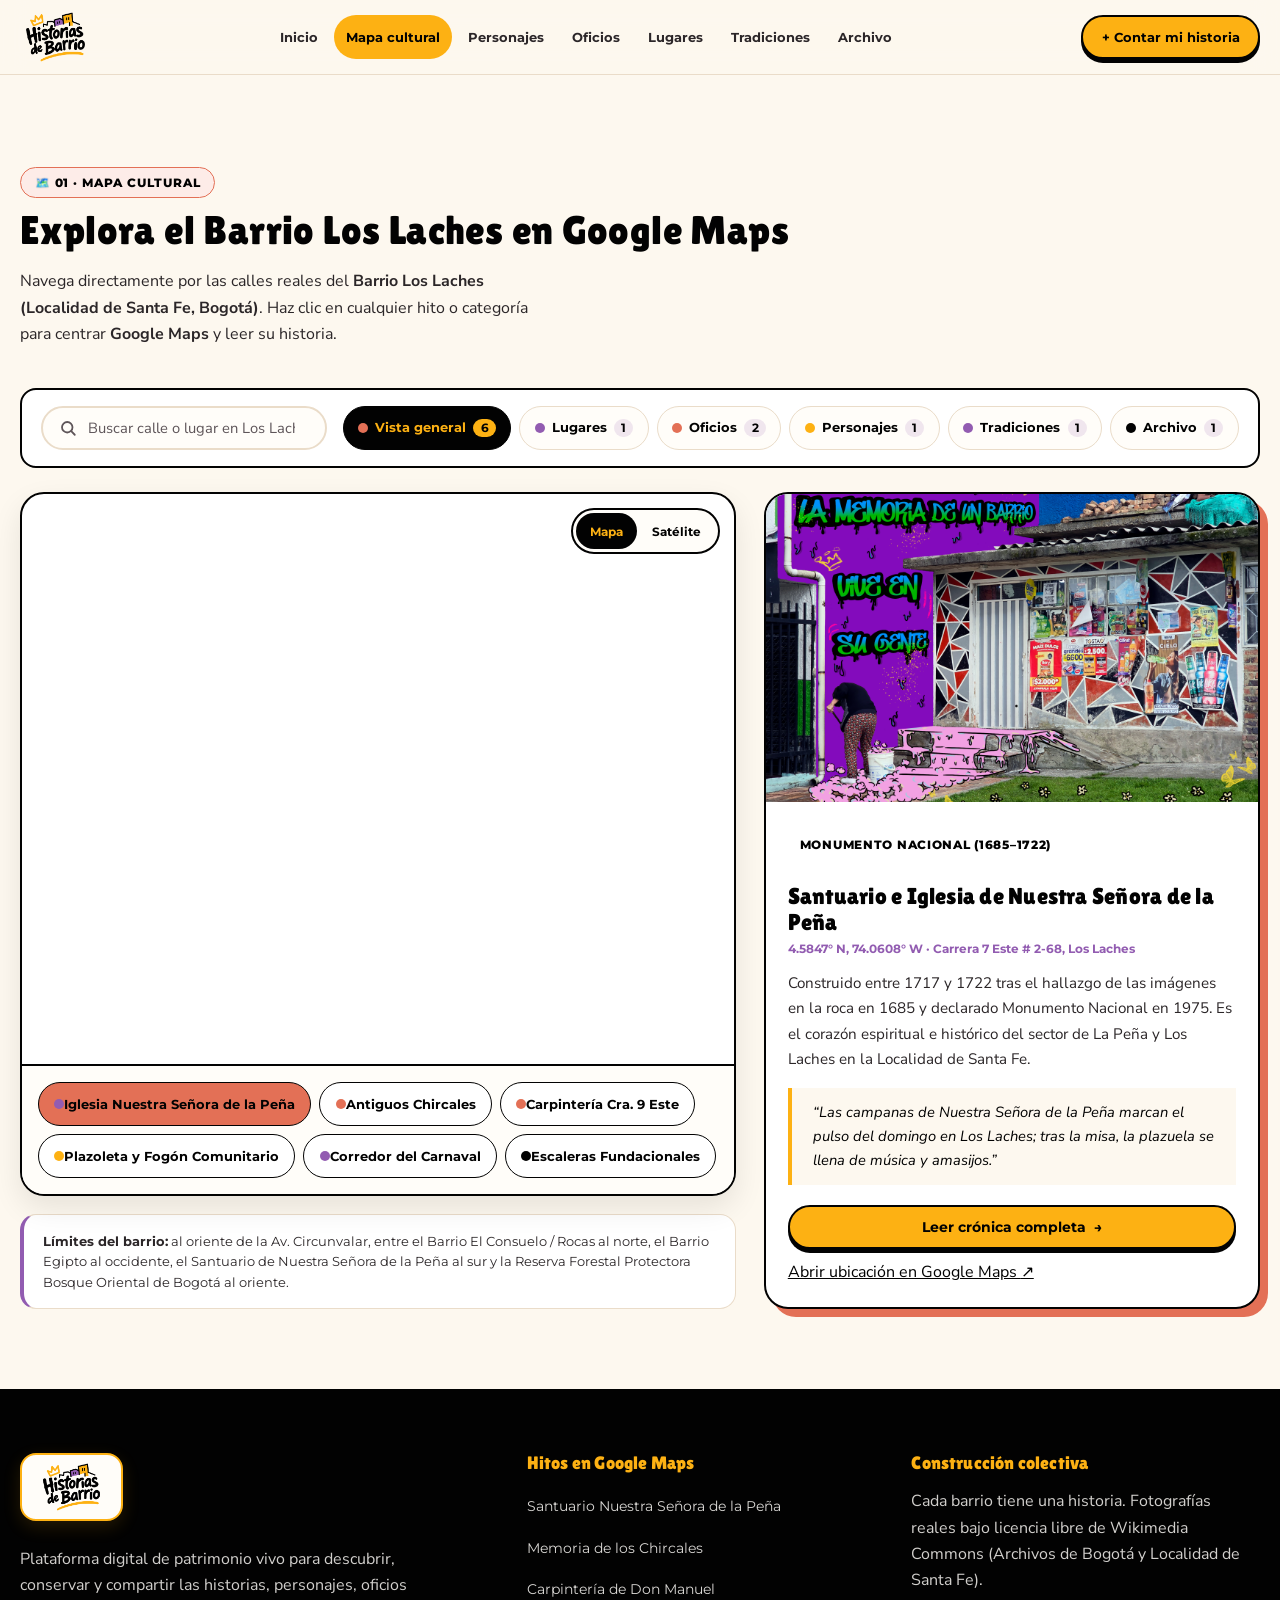
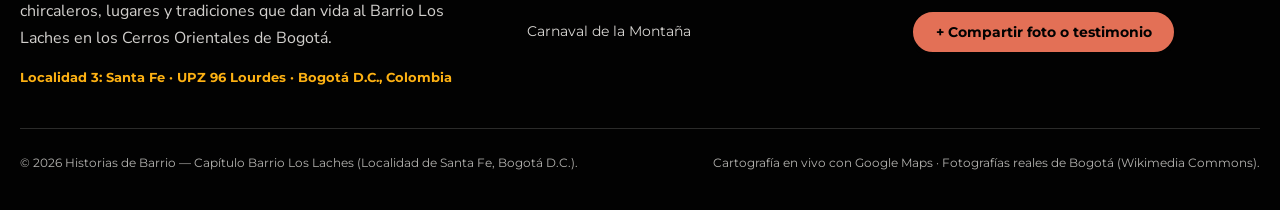
<file: mapa-cultural.html>
<!DOCTYPE html>
<html lang="es">

<head>
  <meta charset="UTF-8" />
  <meta name="viewport" content="width=device-width, initial-scale=1.0" />
  <title>Mapa cultural · Historias de Barrio – Los Laches</title>
  <meta name="description" content="Mapa cultural interactivo en Google Maps con los hitos históricos, oficios y lugares significativos del Barrio Los Laches." />
  <meta name="theme-color" content="#020202" />

  <!-- Tipografías del Proyecto: Lilita One (Títulos), Nunito Sans (Cuerpo) y Montserrat (Auxiliar) -->
  <link rel="preconnect" href="https://fonts.googleapis.com" />
  <link rel="preconnect" href="https://fonts.gstatic.com" crossorigin />
  <link rel="preconnect" href="https://commons.wikimedia.org" />
  <link rel="preconnect" href="https://upload.wikimedia.org" />
  <link
    href="https://fonts.googleapis.com/css2?family=Lilita+One&family=Montserrat:ital,wght@0,500;0,600;0,700;0,800;1,500&family=Nunito+Sans:ital,opsz,wght@0,6..12,400;0,6..12,500;0,6..12,600;0,6..12,700;1,6..12,400;1,6..12,600&display=swap"
    rel="stylesheet" />

  <link rel="icon" type="image/png" href="Logo%20proyecto_Mesa.png" />
  <link rel="stylesheet" href="styles.css?v=4" />
</head>

<body>
  <a class="skip-link" href="#contenido">Saltar al contenido principal</a>

  <header class="site-header" id="site-header">
    <div class="container navbar">
      <a href="index.html" class="brand-logo">
        <img src="Logo proyecto_Mesa.png" alt="Historias de Barrio · Inicio" class="brand-logo-img" width="2000"
          height="1400" />
      </a>

      <nav class="main-nav" aria-label="Navegación principal">
        <ul class="nav-links" id="main-nav-links">
          <li><a href="index.html">Inicio</a></li>
          <li><a href="mapa-cultural.html" class="active" aria-current="true">Mapa cultural</a></li>
          <li><a href="personajes.html">Personajes</a></li>
          <li><a href="oficios.html">Oficios</a></li>
          <li><a href="lugares.html">Lugares</a></li>
          <li><a href="tradiciones.html">Tradiciones</a></li>
          <li><a href="archivo.html">Archivo</a></li>
          <li class="nav-cta-item">
            <button type="button" class="btn btn-accent btn-block open-contribute-modal">+ Contar mi historia</button>
          </li>
        </ul>
      </nav>

      <div class="nav-actions">
        <button type="button" class="btn btn-primary nav-cta open-contribute-modal">+ Contar mi historia</button>
        <button type="button" class="mobile-menu-btn" id="mobile-menu-toggle" aria-label="Abrir menú de navegación"
          aria-expanded="false" aria-controls="main-nav-links">
          <span class="hamburger" aria-hidden="true"></span>
        </button>
      </div>
    </div>
  </header>

  <main id="contenido" tabindex="-1">
        <section class="content-section map-section" id="mapa-cultural" aria-labelledby="mapa-title">
          <div class="container">
            <header class="section-head">
              <div>
                <p class="section-badge badge-mapa"><span aria-hidden="true">🗺️</span> 01 · Mapa cultural</p>
                <h2 class="section-title" id="mapa-title">Explora el Barrio Los Laches en Google Maps</h2>
              </div>
              <p class="section-head-desc">
                Navega directamente por las calles reales del <strong>Barrio Los Laches (Localidad de Santa Fe,
                  Bogotá)</strong>. Haz clic en cualquier hito o categoría para centrar <strong>Google Maps</strong> y
                leer
                su historia.
              </p>
            </header>

            <div class="map-toolbar">
              <div class="map-search">
                <svg width="18" height="18" viewBox="0 0 24 24" fill="none" stroke="currentColor" stroke-width="2.4"
                  stroke-linecap="round" aria-hidden="true">
                  <circle cx="11" cy="11" r="7"></circle>
                  <line x1="21" y1="21" x2="16.65" y2="16.65"></line>
                </svg>
                <label for="map-internal-search" class="visually-hidden">Buscar calle o lugar en Los Laches</label>
                <input type="search" id="map-internal-search" placeholder="Buscar calle o lugar en Los Laches…"
                  autocomplete="off" />
              </div>

              <div class="map-filter-list" role="group" aria-label="Filtrar puntos por categoría">
                <button type="button" class="map-filter-btn active" data-filter="todos" aria-pressed="true">
                  <span class="dot dot-mapa" aria-hidden="true"></span>Vista general <span class="filter-count">6</span>
                </button>
                <button type="button" class="map-filter-btn" data-filter="lugares" aria-pressed="false">
                  <span class="dot dot-lugares" aria-hidden="true"></span>Lugares <span class="filter-count">1</span>
                </button>
                <button type="button" class="map-filter-btn" data-filter="oficios" aria-pressed="false">
                  <span class="dot dot-oficios" aria-hidden="true"></span>Oficios <span class="filter-count">2</span>
                </button>
                <button type="button" class="map-filter-btn" data-filter="personajes" aria-pressed="false">
                  <span class="dot dot-personajes" aria-hidden="true"></span>Personajes <span
                    class="filter-count">1</span>
                </button>
                <button type="button" class="map-filter-btn" data-filter="tradiciones" aria-pressed="false">
                  <span class="dot dot-tradiciones" aria-hidden="true"></span>Tradiciones <span
                    class="filter-count">1</span>
                </button>
                <button type="button" class="map-filter-btn" data-filter="archivo" aria-pressed="false">
                  <span class="dot dot-archivo" aria-hidden="true"></span>Archivo <span class="filter-count">1</span>
                </button>
              </div>
            </div>

            <div class="map-explorer-layout">
              <div class="map-column-main">
                <div class="google-map-wrapper">
                <div class="map-type-toggle" role="group" aria-label="Tipo de vista de Google Maps">
                  <button type="button" class="map-type-btn active" data-maptype="m" aria-pressed="true">Mapa</button>
                  <button type="button" class="map-type-btn" data-maptype="k" aria-pressed="false">Satélite</button>
                </div>

                <div class="map-loading" id="map-loading" role="status">
                  <span class="spinner" aria-hidden="true"></span>
                  <span>Cargando mapa…</span>
                </div>

                <iframe id="laches-google-map" class="google-map-iframe"
                  title="Mapa cultural del Barrio Los Laches en Google Maps" loading="lazy" allowfullscreen
                  referrerpolicy="no-referrer-when-downgrade"
                  src="https://maps.google.com/maps?q=Barrio+Los+Laches,+Santa+Fe,+Bogota&t=m&z=16&ie=UTF8&iwloc=&output=embed"></iframe>

                <div class="map-Quick-pois-bar" role="group" aria-label="Puntos culturales del barrio">
                  <button type="button" class="poi-chip-btn active" data-point="capilla" data-cat="lugares"
                    aria-pressed="true">
                    <span class="dot dot-lugares" aria-hidden="true"></span>Iglesia Nuestra Señora de la Peña
                  </button>
                  <button type="button" class="poi-chip-btn" data-point="chircal" data-cat="oficios"
                    aria-pressed="false">
                    <span class="dot dot-oficios" aria-hidden="true"></span>Antiguos Chircales
                  </button>
                  <button type="button" class="poi-chip-btn" data-point="carpinteria" data-cat="oficios"
                    aria-pressed="false">
                    <span class="dot dot-oficios" aria-hidden="true"></span>Carpintería Cra. 9 Este
                  </button>
                  <button type="button" class="poi-chip-btn" data-point="mercedes" data-cat="personajes"
                    aria-pressed="false">
                    <span class="dot dot-personajes" aria-hidden="true"></span>Plazoleta y Fogón Comunitario
                  </button>
                  <button type="button" class="poi-chip-btn" data-point="carnaval" data-cat="tradiciones"
                    aria-pressed="false">
                    <span class="dot dot-tradiciones" aria-hidden="true"></span>Corredor del Carnaval
                  </button>
                  <button type="button" class="poi-chip-btn" data-point="autoconstruccion" data-cat="archivo"
                    aria-pressed="false">
                    <span class="dot dot-archivo" aria-hidden="true"></span>Escaleras Fundacionales
                  </button>
                  <p class="poi-empty" id="poi-empty" hidden>Sin coincidencias entre los puntos culturales. Presiona
                    Enter
                    para buscar la dirección en Google Maps.</p>
                </div>
              </div>

              <p class="map-limits-note">
                <strong>Límites del barrio:</strong> al oriente de la Av. Circunvalar, entre el Barrio El Consuelo / Rocas
                al norte, el Barrio Egipto al occidente, el Santuario de Nuestra Señora de la Peña al sur y la Reserva
                Forestal Protectora Bosque Oriental de Bogotá al oriente.
              </p>
              </div>

              <aside class="map-detail-panel" aria-live="polite" aria-labelledby="map-detail-title">
                <div class="map-detail-media">
                  <img id="map-detail-img" class="map-detail-img"
                    src="fotos/Fotos/tien.png"
                    alt="Santuario e Iglesia de Nuestra Señora de la Peña en Los Laches, Bogotá" loading="lazy"
                    decoding="async" />
                </div>
                <div>
                  <p id="map-detail-cat" class="tag" data-cat="lugares">Monumento Nacional (1685–1722)</p>
                  <h3 id="map-detail-title" class="map-detail-heading">Santuario e Iglesia de Nuestra Señora de la Peña</h3>
                  <p id="map-detail-coords" class="map-detail-coords">4.5847° N, 74.0608° W · Carrera 7 Este # 2-68, Los Laches</p>
                </div>
                <p id="map-detail-desc" class="map-detail-desc">Construido entre 1717 y 1722 tras el hallazgo de las imágenes en la roca en 1685 y declarado Monumento Nacional en 1975. Es el corazón espiritual e histórico del sector de La Peña y Los Laches en la Localidad de Santa Fe.</p>
                <blockquote id="map-detail-quote" class="map-detail-quote">“Las campanas de Nuestra Señora de la Peña marcan el pulso del domingo en Los Laches; tras la misa, la plazuela se llena de música y amasijos.”</blockquote>
                <div class="map-detail-actions">
                  <button type="button" id="map-detail-modal-btn" class="btn btn-primary btn-block"
                    data-story="capilla">
                    Leer crónica completa <span aria-hidden="true">→</span>
                  </button>
                  <a id="open-in-gmaps-link" class="open-in-gmaps-link"
                    href="https://www.google.com/maps/search/?api=1&amp;query=Barrio+Los+Laches,+Santa+Fe,+Bogota"
                    target="_blank" rel="noopener noreferrer">
                    Abrir ubicación en Google Maps <span aria-hidden="true">↗</span><span class="visually-hidden"> (se
                      abre
                      en una pestaña nueva)</span>
                  </a>
                </div>
              </aside>
            </div>
          </div>
        </section>
  </main>

  <!-- ========================================================================
       MODAL · CRÓNICA
       ======================================================================== -->
  <div class="modal-backdrop" id="story-modal" role="dialog" aria-modal="true" aria-labelledby="modal-story-title" hidden>
    <div class="modal-dialog">
      <button type="button" class="modal-close-btn" aria-label="Cerrar crónica">✕</button>
      <p id="modal-story-cat" class="section-badge badge-oficios">Crónica Barrial</p>
      <h2 id="modal-story-title" class="modal-story-title">Título de la historia</h2>
      <p id="modal-story-coords" class="map-detail-coords modal-story-coords"></p>
      <div class="modal-story-media">
        <img id="modal-story-img" class="modal-story-img"
          src="fotos/Fotos/tien.png" alt=""
          loading="lazy" decoding="async" />
      </div>
      <div id="modal-story-body" class="modal-story-body"></div>
      <blockquote id="modal-story-quote" class="modal-story-quote"></blockquote>
    </div>
  </div>

  <!-- ========================================================================
       MODAL · APORTE COMUNITARIO
       ======================================================================== -->
  <div class="modal-backdrop" id="contribute-modal" role="dialog" aria-modal="true"
    aria-labelledby="contribute-modal-title" hidden>
    <div class="modal-dialog">
      <button type="button" class="modal-close-btn" aria-label="Cerrar formulario">✕</button>
      <p class="section-badge badge-mapa">Participación comunitaria</p>
      <h2 id="contribute-modal-title" class="contribute-modal-title">Suma tu recuerdo a la memoria de Los Laches</h2>
      <p class="contribute-modal-desc">
        ¿Tienes una fotografía familiar en los antiguos chircales, conoces un oficio tradicional o quieres postular a un
        vecino ejemplar de la Localidad de Santa Fe?
      </p>

      <form id="contribute-form" class="contribute-form" novalidate>
        <div class="form-field">
          <label for="contribute-name" class="form-label">Tu nombre y cuadra / sector en Los Laches <span
              aria-hidden="true">*</span></label>
          <input id="contribute-name" name="name" type="text" required minlength="3" autocomplete="name"
            placeholder="Ej. Familia Morales · Sector La Peña / Calle 3 Este" class="form-control"
            aria-describedby="contribute-name-error" />
          <p class="form-error" id="contribute-name-error" hidden>Escribe tu nombre y sector (mínimo 3 caracteres).</p>
        </div>
        <div class="form-field">
          <label for="contribute-category" class="form-label">Categoría del aporte</label>
          <select id="contribute-category" name="category" class="form-control form-select">
            <option value="personajes">Personajes (Retrato o testimonio)</option>
            <option value="oficios">Oficios (Trabajadores y negocios tradicionales)</option>
            <option value="lugares">Lugares (Espacios significativos)</option>
            <option value="tradiciones">Tradiciones (Fiestas y costumbres)</option>
            <option value="archivo">Archivo (Fotografía antigua o actual)</option>
          </select>
        </div>
        <div class="form-field">
          <label for="contribute-story" class="form-label">Relata la historia o recuerdo <span
              aria-hidden="true">*</span></label>
          <textarea id="contribute-story" name="story" rows="4" required minlength="20"
            placeholder="Cuéntanos en qué año ocurrió, quiénes aparecen y por qué es importante para el barrio..."
            class="form-control" aria-describedby="contribute-story-error"></textarea>
          <p class="form-error" id="contribute-story-error" hidden>Cuéntanos la historia con al menos 20 caracteres.</p>
        </div>
        <p class="form-hint">Los campos marcados con * son obligatorios.</p>
        <button type="submit" class="btn btn-primary btn-block btn-lg">Enviar aporte al comité de memoria
          barrial</button>
        <p id="contribute-feedback" class="contribute-feedback" role="status" hidden>
          ¡Gracias vecino(a)! Tu historia ha sido registrada para el archivo comunitario del Barrio Los Laches.
        </p>
      </form>
    </div>
  </div>

  <!-- ========================================================================
       MODAL · IMAGEN AMPLIADA (ARCHIVO)
       ======================================================================== -->
  <div class="modal-backdrop" id="lightbox-modal" role="dialog" aria-modal="true"
    aria-label="Imagen ampliada del archivo" hidden>
    <div class="modal-dialog lightbox-dialog">
      <button type="button" class="modal-close-btn" aria-label="Cerrar imagen ampliada">✕</button>
      <figure class="lightbox-figure" id="lightbox-figure">
        <figcaption class="lightbox-caption" id="lightbox-caption"></figcaption>
      </figure>
    </div>
  </div>

  <!-- ========================================================================
       H. FOOTER
       ======================================================================== -->
  <footer class="site-footer">
    <div class="container">
      <div class="footer-grid">
        <div class="footer-col footer-brand">
          <img src="Logo proyecto_Mesa.png" alt="Historias de Barrio" class="footer-logo-img" width="2000" height="1400"
            loading="lazy" />
          <p class="footer-desc">
            Plataforma digital de patrimonio vivo para descubrir, conservar y compartir las historias, personajes,
            oficios chircaleros, lugares y tradiciones que dan vida al Barrio Los Laches en los Cerros Orientales de
            Bogotá.
          </p>
          <p class="footer-location-tag">Localidad 3: Santa Fe · UPZ 96 Lourdes · Bogotá D.C., Colombia</p>
        </div>

        <nav class="footer-col" aria-labelledby="footer-nav-hitos">
          <h2 class="footer-heading" id="footer-nav-hitos">Hitos en Google Maps</h2>
          <ul class="footer-links">
            <li><a href="mapa-cultural.html?punto=capilla" data-goto-map="capilla">Santuario Nuestra Señora de la Peña</a></li>
            <li><a href="mapa-cultural.html?punto=chircal" data-goto-map="chircal">Memoria de los Chircales</a></li>
            <li><a href="mapa-cultural.html?punto=carpinteria" data-goto-map="carpinteria">Carpintería de Don Manuel</a></li>
            <li><a href="mapa-cultural.html?punto=carnaval" data-goto-map="carnaval">Carnaval de la Montaña</a></li>
          </ul>
        </nav>

        <div class="footer-col">
          <h2 class="footer-heading">Construcción colectiva</h2>
          <p class="footer-desc">
            Cada barrio tiene una historia. Fotografías reales bajo licencia libre de Wikimedia Commons (Archivos de
            Bogotá y Localidad de Santa Fe).
          </p>
          <button type="button" class="btn btn-accent open-contribute-modal">+ Compartir foto o testimonio</button>
        </div>
      </div>

      <div class="footer-bottom">
        <p>© 2026 Historias de Barrio — Capítulo Barrio Los Laches (Localidad de Santa Fe, Bogotá D.C.).</p>
        <p>Cartografía en vivo con Google Maps · Fotografías reales de Bogotá (Wikimedia Commons).</p>
      </div>
    </div>
  </footer>

  <script src="script.js?v=4"></script>
</body>

</html>
</file>
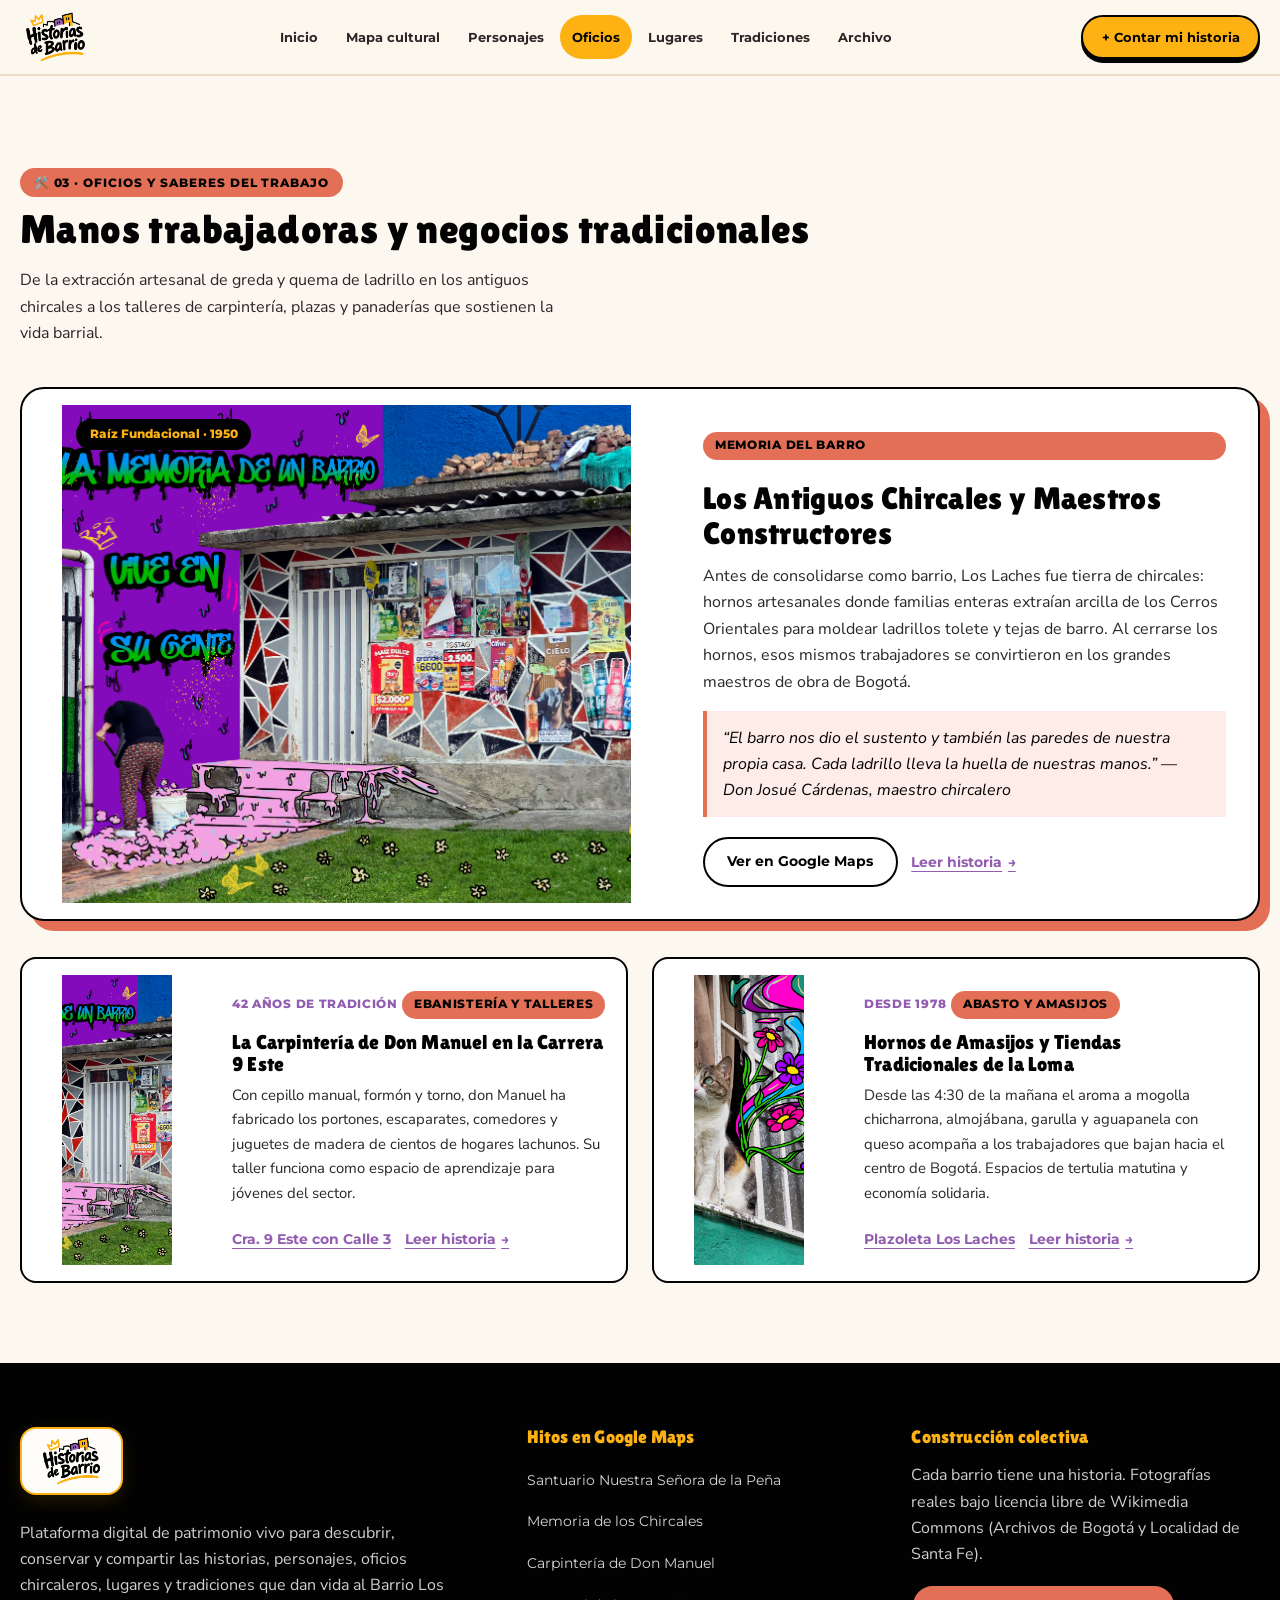
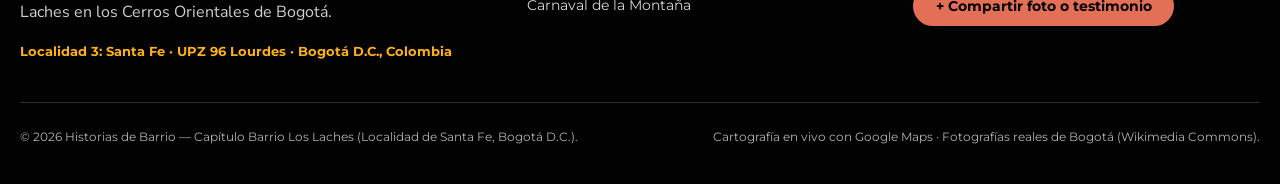
<file: oficios.html>
<!DOCTYPE html>
<html lang="es">

<head>
  <meta charset="UTF-8" />
  <meta name="viewport" content="width=device-width, initial-scale=1.0" />
  <title>Oficios tradicionales · Historias de Barrio – Los Laches</title>
  <meta name="description" content="Memoria de los chircales, carpinterías, panaderías y oficios tradicionales del Barrio Los Laches." />
  <meta name="theme-color" content="#020202" />

  <!-- Tipografías del Proyecto: Lilita One (Títulos), Nunito Sans (Cuerpo) y Montserrat (Auxiliar) -->
  <link rel="preconnect" href="https://fonts.googleapis.com" />
  <link rel="preconnect" href="https://fonts.gstatic.com" crossorigin />
  <link rel="preconnect" href="https://commons.wikimedia.org" />
  <link rel="preconnect" href="https://upload.wikimedia.org" />
  <link
    href="https://fonts.googleapis.com/css2?family=Lilita+One&family=Montserrat:ital,wght@0,500;0,600;0,700;0,800;1,500&family=Nunito+Sans:ital,opsz,wght@0,6..12,400;0,6..12,500;0,6..12,600;0,6..12,700;1,6..12,400;1,6..12,600&display=swap"
    rel="stylesheet" />

  <link rel="icon" type="image/png" href="Logo%20proyecto_Mesa.png" />
  <link rel="stylesheet" href="styles.css?v=4" />
</head>

<body>
  <a class="skip-link" href="#contenido">Saltar al contenido principal</a>

  <header class="site-header" id="site-header">
    <div class="container navbar">
      <a href="index.html" class="brand-logo">
        <img src="Logo proyecto_Mesa.png" alt="Historias de Barrio · Inicio" class="brand-logo-img" width="2000"
          height="1400" />
      </a>

      <nav class="main-nav" aria-label="Navegación principal">
        <ul class="nav-links" id="main-nav-links">
          <li><a href="index.html">Inicio</a></li>
          <li><a href="mapa-cultural.html">Mapa cultural</a></li>
          <li><a href="personajes.html">Personajes</a></li>
          <li><a href="oficios.html" class="active" aria-current="true">Oficios</a></li>
          <li><a href="lugares.html">Lugares</a></li>
          <li><a href="tradiciones.html">Tradiciones</a></li>
          <li><a href="archivo.html">Archivo</a></li>
          <li class="nav-cta-item">
            <button type="button" class="btn btn-accent btn-block open-contribute-modal">+ Contar mi historia</button>
          </li>
        </ul>
      </nav>

      <div class="nav-actions">
        <button type="button" class="btn btn-primary nav-cta open-contribute-modal">+ Contar mi historia</button>
        <button type="button" class="mobile-menu-btn" id="mobile-menu-toggle" aria-label="Abrir menú de navegación"
          aria-expanded="false" aria-controls="main-nav-links">
          <span class="hamburger" aria-hidden="true"></span>
        </button>
      </div>
    </div>
  </header>

  <main id="contenido" tabindex="-1">
        <section class="content-section trades-section" id="oficios" aria-labelledby="oficios-title">
          <div class="container">
            <header class="section-head">
              <div>
                <p class="section-badge badge-oficios"><span aria-hidden="true">🛠️</span> 03 · Oficios y saberes del
                  trabajo</p>
                <h2 class="section-title" id="oficios-title">Manos trabajadoras y negocios tradicionales</h2>
              </div>
              <p class="section-head-desc">
                De la extracción artesanal de greda y quema de ladrillo en los antiguos chircales a los talleres de
                carpintería, plazas y panaderías que sostienen la vida barrial.
              </p>
            </header>

            <article class="trade-feature" data-searchable>
              <figure class="trade-feature-media">
                <img
                  src="fotos/Fotos/tien.png"
                  alt="Fotografía de las construcciones de ladrillo en las laderas orientales de Santa Fe, Bogotá"
                  loading="lazy" decoding="async" />
                <figcaption class="story-year-chip">Raíz Fundacional · 1950</figcaption>
              </figure>
              <div class="trade-feature-body">
                <p class="tag tag-oficios">Memoria del Barro</p>
                <h3 class="trade-title">Los Antiguos Chircales y Maestros Constructores</h3>
                <p class="trade-text">
                  Antes de consolidarse como barrio, Los Laches fue tierra de chircales: hornos artesanales donde
                  familias
                  enteras extraían arcilla de los Cerros Orientales para moldear ladrillos tolete y tejas de barro. Al
                  cerrarse los hornos, esos mismos trabajadores se convirtieron en los grandes maestros de obra de
                  Bogotá.
                </p>
                <blockquote class="trade-quote">
                  “El barro nos dio el sustento y también las paredes de nuestra propia casa. Cada ladrillo lleva la
                  huella
                  de nuestras manos.”
                  <cite>— Don Josué Cárdenas, maestro chircalero</cite>
                </blockquote>
                <div class="inline-actions">
                  <a href="#mapa-cultural" href="mapa-cultural.html?punto=chircal" data-goto-map="chircal" class="btn btn-outline">Ver en Google Maps</a>
                  <button type="button" data-story="chircal" class="btn-link">Leer historia <span
                      aria-hidden="true">→</span></button>
                </div>
              </div>
            </article>

            <div class="trade-list">
              <article class="trade-item" data-searchable>
                <figure class="trade-item-media">
                  <img
                    src="fotos/Fotos/tien.png"
                    alt="Fotografía de arquitectura popular y talleres de barrio en la Localidad de Santa Fe, Bogotá"
                    loading="lazy" decoding="async" />
                </figure>
                <div class="trade-item-body">
                  <p class="meta-chip">42 años de tradición</p>
                  <p class="tag tag-oficios">Ebanistería y Talleres</p>
                  <h3 class="trade-item-title">La Carpintería de Don Manuel en la Carrera 9 Este</h3>
                  <p class="trade-item-text">
                    Con cepillo manual, formón y torno, don Manuel ha fabricado los portones, escaparates, comedores y
                    juguetes de madera de cientos de hogares lachunos. Su taller funciona como espacio de aprendizaje
                    para
                    jóvenes del sector.
                  </p>
                  <div class="inline-actions">
                    <a href="#mapa-cultural" href="mapa-cultural.html?punto=carpinteria" data-goto-map="carpinteria" class="btn-link">Cra. 9 Este con Calle 3</a>
                    <button type="button" data-story="carpinteria" class="btn-link">Leer historia <span
                        aria-hidden="true">→</span></button>
                  </div>
                </div>
              </article>

              <article class="trade-item" data-searchable>
                <figure class="trade-item-media">
                  <img
                    src="fotos/Fotos/isis.png"
                    alt="Fotografía del abastecimiento y comercio tradicional en el centro-oriente de Bogotá"
                    loading="lazy" decoding="async" />
                </figure>
                <div class="trade-item-body">
                  <p class="meta-chip">Desde 1978</p>
                  <p class="tag tag-oficios">Abasto y Amasijos</p>
                  <h3 class="trade-item-title">Hornos de Amasijos y Tiendas Tradicionales de la Loma</h3>
                  <p class="trade-item-text">
                    Desde las 4:30 de la mañana el aroma a mogolla chicharrona, almojábana, garulla y aguapanela con
                    queso
                    acompaña a los trabajadores que bajan hacia el centro de Bogotá. Espacios de tertulia matutina y
                    economía solidaria.
                  </p>
                  <div class="inline-actions">
                    <a href="#mapa-cultural" href="mapa-cultural.html?punto=mercedes" data-goto-map="mercedes" class="btn-link">Plazoleta Los Laches</a>
                    <button type="button" data-story="mercedes" class="btn-link">Leer historia <span
                        aria-hidden="true">→</span></button>
                  </div>
                </div>
              </article>
            </div>
          </div>
        </section>
  </main>

  <!-- ========================================================================
       MODAL · CRÓNICA
       ======================================================================== -->
  <div class="modal-backdrop" id="story-modal" role="dialog" aria-modal="true" aria-labelledby="modal-story-title" hidden>
    <div class="modal-dialog">
      <button type="button" class="modal-close-btn" aria-label="Cerrar crónica">✕</button>
      <p id="modal-story-cat" class="section-badge badge-oficios">Crónica Barrial</p>
      <h2 id="modal-story-title" class="modal-story-title">Título de la historia</h2>
      <p id="modal-story-coords" class="map-detail-coords modal-story-coords"></p>
      <div class="modal-story-media">
        <img id="modal-story-img" class="modal-story-img"
          src="fotos/Fotos/tien.png" alt=""
          loading="lazy" decoding="async" />
      </div>
      <div id="modal-story-body" class="modal-story-body"></div>
      <blockquote id="modal-story-quote" class="modal-story-quote"></blockquote>
    </div>
  </div>

  <!-- ========================================================================
       MODAL · APORTE COMUNITARIO
       ======================================================================== -->
  <div class="modal-backdrop" id="contribute-modal" role="dialog" aria-modal="true"
    aria-labelledby="contribute-modal-title" hidden>
    <div class="modal-dialog">
      <button type="button" class="modal-close-btn" aria-label="Cerrar formulario">✕</button>
      <p class="section-badge badge-mapa">Participación comunitaria</p>
      <h2 id="contribute-modal-title" class="contribute-modal-title">Suma tu recuerdo a la memoria de Los Laches</h2>
      <p class="contribute-modal-desc">
        ¿Tienes una fotografía familiar en los antiguos chircales, conoces un oficio tradicional o quieres postular a un
        vecino ejemplar de la Localidad de Santa Fe?
      </p>

      <form id="contribute-form" class="contribute-form" novalidate>
        <div class="form-field">
          <label for="contribute-name" class="form-label">Tu nombre y cuadra / sector en Los Laches <span
              aria-hidden="true">*</span></label>
          <input id="contribute-name" name="name" type="text" required minlength="3" autocomplete="name"
            placeholder="Ej. Familia Morales · Sector La Peña / Calle 3 Este" class="form-control"
            aria-describedby="contribute-name-error" />
          <p class="form-error" id="contribute-name-error" hidden>Escribe tu nombre y sector (mínimo 3 caracteres).</p>
        </div>
        <div class="form-field">
          <label for="contribute-category" class="form-label">Categoría del aporte</label>
          <select id="contribute-category" name="category" class="form-control form-select">
            <option value="personajes">Personajes (Retrato o testimonio)</option>
            <option value="oficios">Oficios (Trabajadores y negocios tradicionales)</option>
            <option value="lugares">Lugares (Espacios significativos)</option>
            <option value="tradiciones">Tradiciones (Fiestas y costumbres)</option>
            <option value="archivo">Archivo (Fotografía antigua o actual)</option>
          </select>
        </div>
        <div class="form-field">
          <label for="contribute-story" class="form-label">Relata la historia o recuerdo <span
              aria-hidden="true">*</span></label>
          <textarea id="contribute-story" name="story" rows="4" required minlength="20"
            placeholder="Cuéntanos en qué año ocurrió, quiénes aparecen y por qué es importante para el barrio..."
            class="form-control" aria-describedby="contribute-story-error"></textarea>
          <p class="form-error" id="contribute-story-error" hidden>Cuéntanos la historia con al menos 20 caracteres.</p>
        </div>
        <p class="form-hint">Los campos marcados con * son obligatorios.</p>
        <button type="submit" class="btn btn-primary btn-block btn-lg">Enviar aporte al comité de memoria
          barrial</button>
        <p id="contribute-feedback" class="contribute-feedback" role="status" hidden>
          ¡Gracias vecino(a)! Tu historia ha sido registrada para el archivo comunitario del Barrio Los Laches.
        </p>
      </form>
    </div>
  </div>

  <!-- ========================================================================
       MODAL · IMAGEN AMPLIADA (ARCHIVO)
       ======================================================================== -->
  <div class="modal-backdrop" id="lightbox-modal" role="dialog" aria-modal="true"
    aria-label="Imagen ampliada del archivo" hidden>
    <div class="modal-dialog lightbox-dialog">
      <button type="button" class="modal-close-btn" aria-label="Cerrar imagen ampliada">✕</button>
      <figure class="lightbox-figure" id="lightbox-figure">
        <figcaption class="lightbox-caption" id="lightbox-caption"></figcaption>
      </figure>
    </div>
  </div>

  <!-- ========================================================================
       H. FOOTER
       ======================================================================== -->
  <footer class="site-footer">
    <div class="container">
      <div class="footer-grid">
        <div class="footer-col footer-brand">
          <img src="Logo proyecto_Mesa.png" alt="Historias de Barrio" class="footer-logo-img" width="2000" height="1400"
            loading="lazy" />
          <p class="footer-desc">
            Plataforma digital de patrimonio vivo para descubrir, conservar y compartir las historias, personajes,
            oficios chircaleros, lugares y tradiciones que dan vida al Barrio Los Laches en los Cerros Orientales de
            Bogotá.
          </p>
          <p class="footer-location-tag">Localidad 3: Santa Fe · UPZ 96 Lourdes · Bogotá D.C., Colombia</p>
        </div>

        <nav class="footer-col" aria-labelledby="footer-nav-hitos">
          <h2 class="footer-heading" id="footer-nav-hitos">Hitos en Google Maps</h2>
          <ul class="footer-links">
            <li><a href="mapa-cultural.html?punto=capilla" data-goto-map="capilla">Santuario Nuestra Señora de la Peña</a></li>
            <li><a href="mapa-cultural.html?punto=chircal" data-goto-map="chircal">Memoria de los Chircales</a></li>
            <li><a href="mapa-cultural.html?punto=carpinteria" data-goto-map="carpinteria">Carpintería de Don Manuel</a></li>
            <li><a href="mapa-cultural.html?punto=carnaval" data-goto-map="carnaval">Carnaval de la Montaña</a></li>
          </ul>
        </nav>

        <div class="footer-col">
          <h2 class="footer-heading">Construcción colectiva</h2>
          <p class="footer-desc">
            Cada barrio tiene una historia. Fotografías reales bajo licencia libre de Wikimedia Commons (Archivos de
            Bogotá y Localidad de Santa Fe).
          </p>
          <button type="button" class="btn btn-accent open-contribute-modal">+ Compartir foto o testimonio</button>
        </div>
      </div>

      <div class="footer-bottom">
        <p>© 2026 Historias de Barrio — Capítulo Barrio Los Laches (Localidad de Santa Fe, Bogotá D.C.).</p>
        <p>Cartografía en vivo con Google Maps · Fotografías reales de Bogotá (Wikimedia Commons).</p>
      </div>
    </div>
  </footer>

  <script src="script.js?v=4"></script>
</body>

</html>
</file>
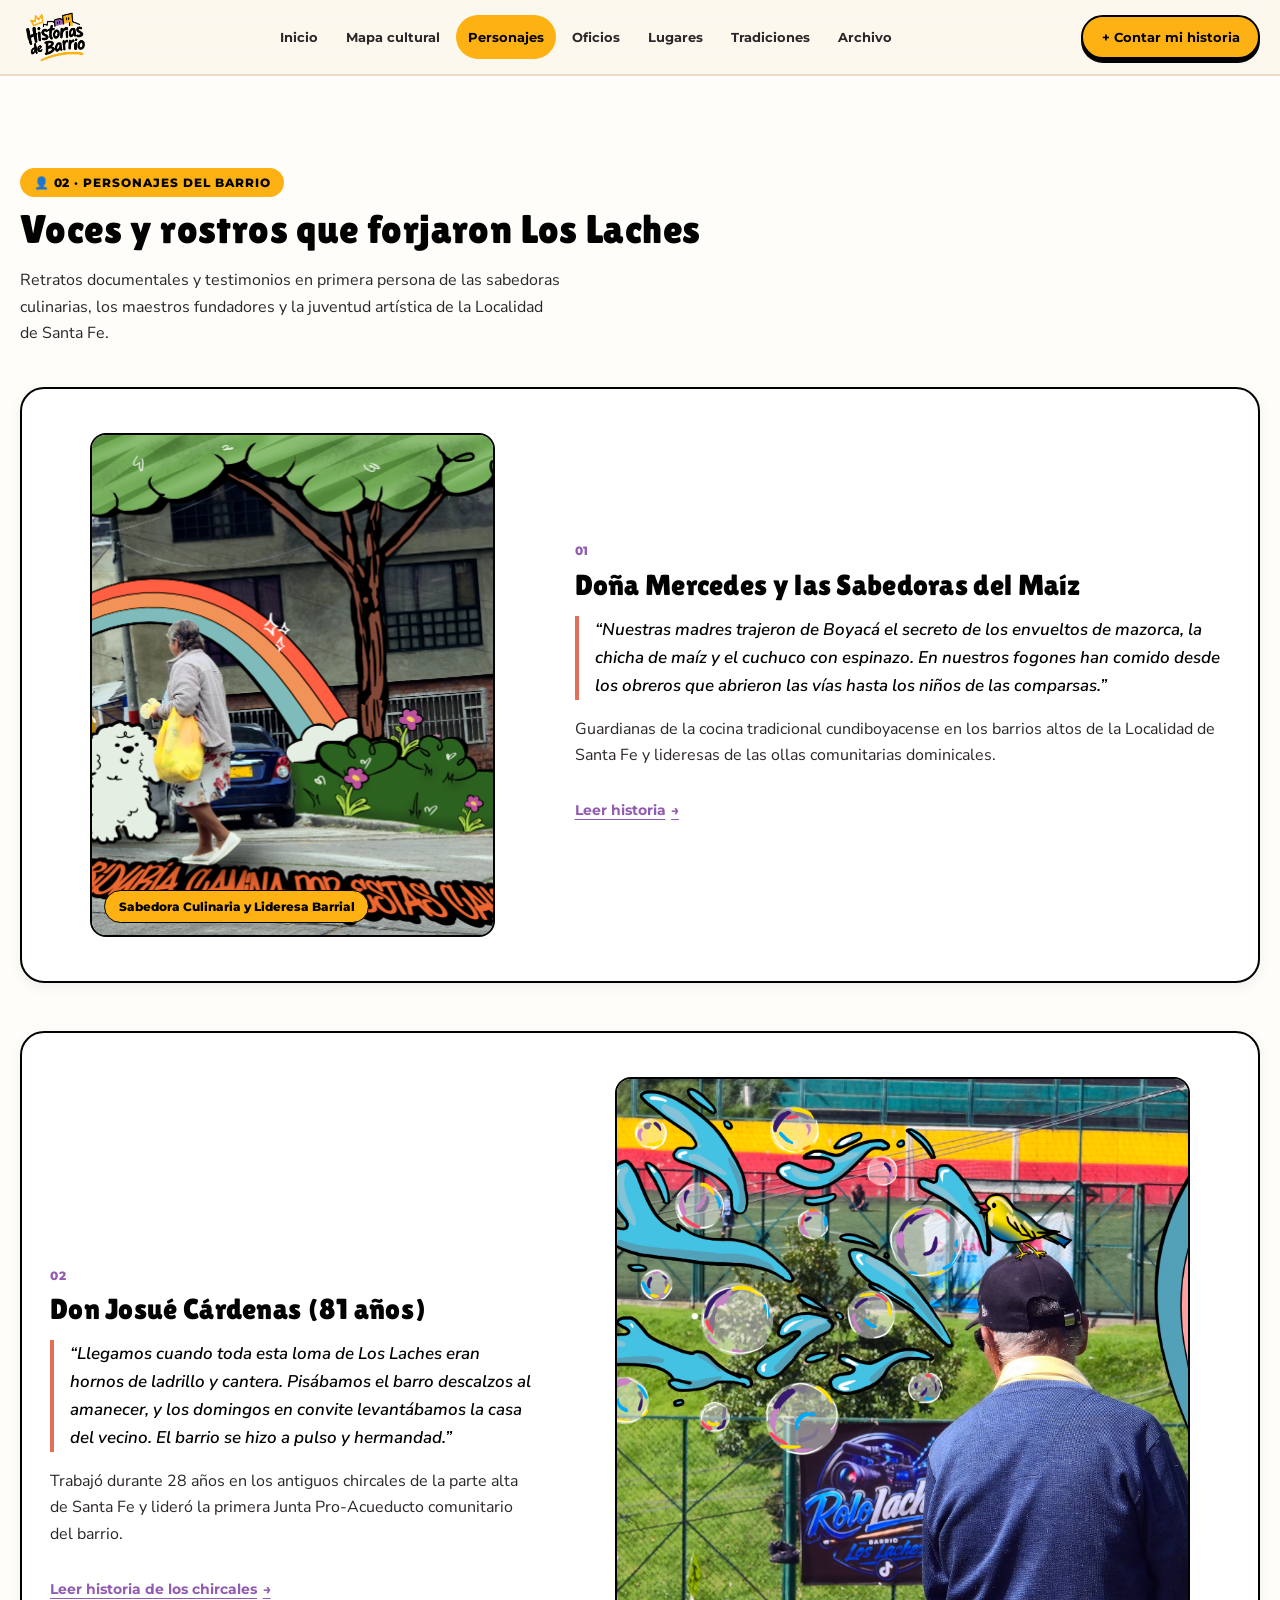
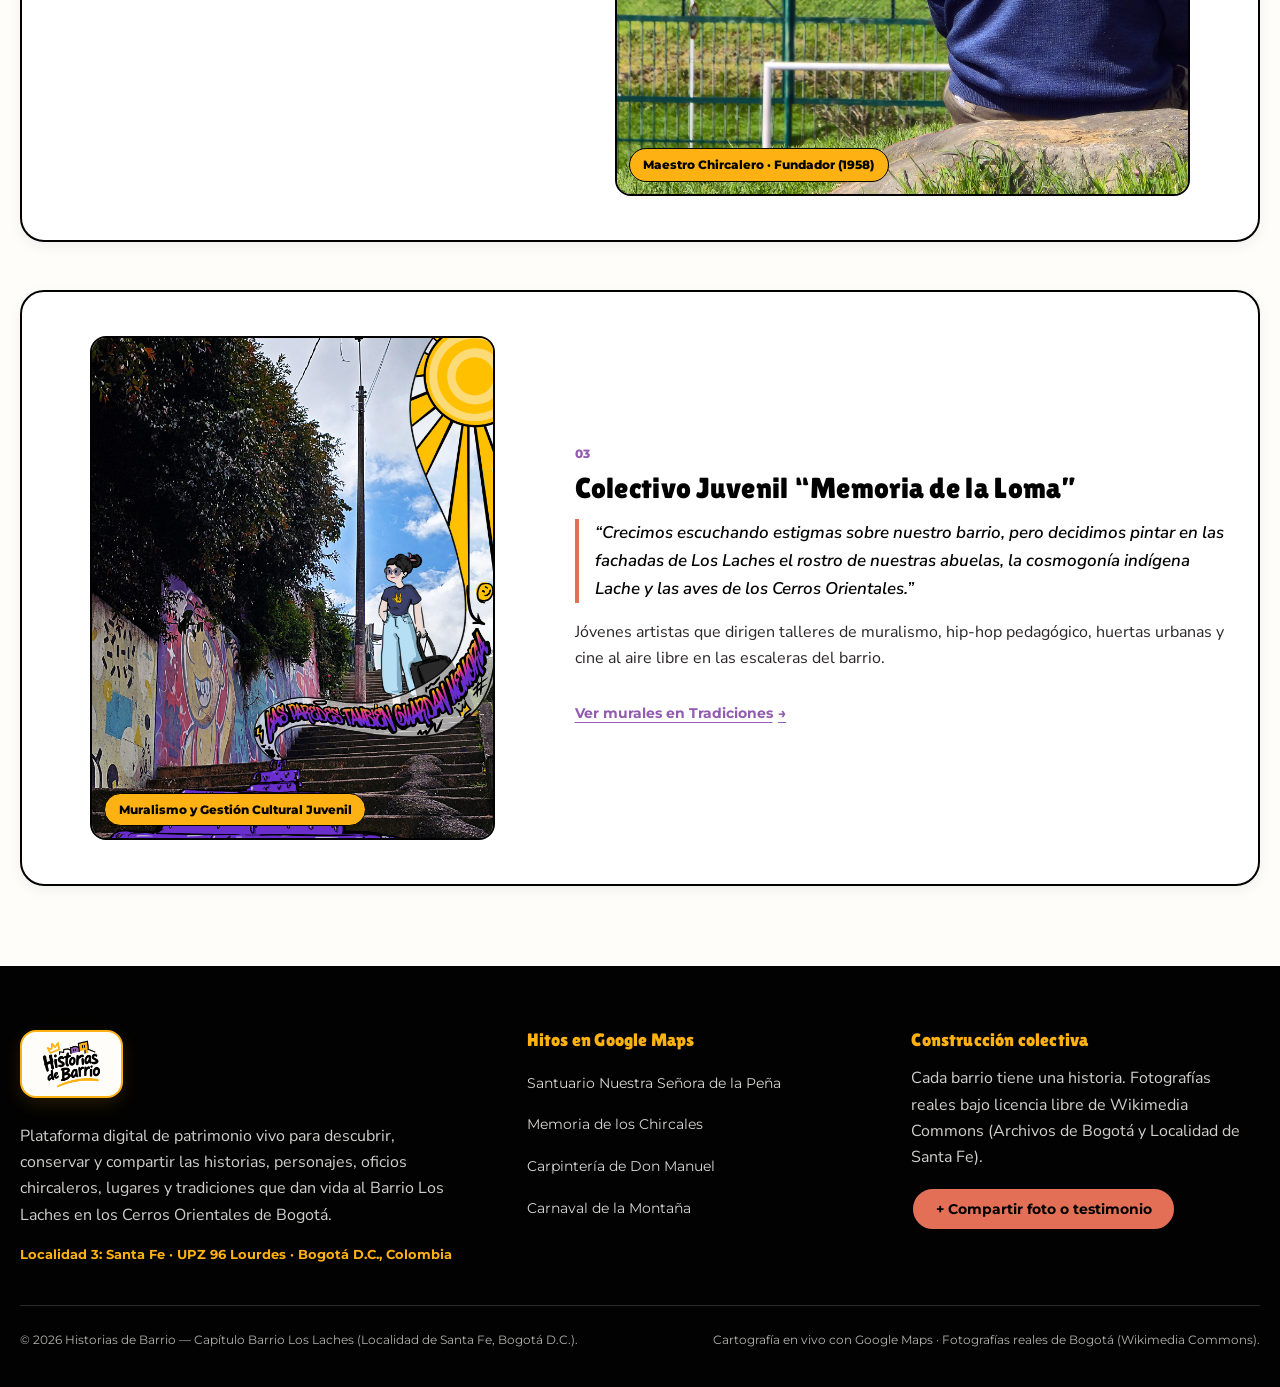
<file: personajes.html>
<!DOCTYPE html>
<html lang="es">

<head>
  <meta charset="UTF-8" />
  <meta name="viewport" content="width=device-width, initial-scale=1.0" />
  <title>Personajes y testimonios · Historias de Barrio – Los Laches</title>
  <meta name="description" content="Retratos documentales y testimonios sonoros de sabedoras, maestros y jóvenes muralistas del Barrio Los Laches." />
  <meta name="theme-color" content="#020202" />

  <!-- Tipografías del Proyecto: Lilita One (Títulos), Nunito Sans (Cuerpo) y Montserrat (Auxiliar) -->
  <link rel="preconnect" href="https://fonts.googleapis.com" />
  <link rel="preconnect" href="https://fonts.gstatic.com" crossorigin />
  <link rel="preconnect" href="https://commons.wikimedia.org" />
  <link rel="preconnect" href="https://upload.wikimedia.org" />
  <link
    href="https://fonts.googleapis.com/css2?family=Lilita+One&family=Montserrat:ital,wght@0,500;0,600;0,700;0,800;1,500&family=Nunito+Sans:ital,opsz,wght@0,6..12,400;0,6..12,500;0,6..12,600;0,6..12,700;1,6..12,400;1,6..12,600&display=swap"
    rel="stylesheet" />

  <link rel="icon" type="image/png" href="Logo%20proyecto_Mesa.png" />
  <link rel="stylesheet" href="styles.css?v=4" />
</head>

<body>
  <a class="skip-link" href="#contenido">Saltar al contenido principal</a>

  <header class="site-header" id="site-header">
    <div class="container navbar">
      <a href="index.html" class="brand-logo">
        <img src="Logo proyecto_Mesa.png" alt="Historias de Barrio · Inicio" class="brand-logo-img" width="2000"
          height="1400" />
      </a>

      <nav class="main-nav" aria-label="Navegación principal">
        <ul class="nav-links" id="main-nav-links">
          <li><a href="index.html">Inicio</a></li>
          <li><a href="mapa-cultural.html">Mapa cultural</a></li>
          <li><a href="personajes.html" class="active" aria-current="true">Personajes</a></li>
          <li><a href="oficios.html">Oficios</a></li>
          <li><a href="lugares.html">Lugares</a></li>
          <li><a href="tradiciones.html">Tradiciones</a></li>
          <li><a href="archivo.html">Archivo</a></li>
          <li class="nav-cta-item">
            <button type="button" class="btn btn-accent btn-block open-contribute-modal">+ Contar mi historia</button>
          </li>
        </ul>
      </nav>

      <div class="nav-actions">
        <button type="button" class="btn btn-primary nav-cta open-contribute-modal">+ Contar mi historia</button>
        <button type="button" class="mobile-menu-btn" id="mobile-menu-toggle" aria-label="Abrir menú de navegación"
          aria-expanded="false" aria-controls="main-nav-links">
          <span class="hamburger" aria-hidden="true"></span>
        </button>
      </div>
    </div>
  </header>

  <main id="contenido" tabindex="-1">
        <section class="content-section characters-section" id="personajes" aria-labelledby="personajes-title">
          <div class="container">
            <header class="section-head">
              <div>
                <p class="section-badge badge-personajes"><span aria-hidden="true">👤</span> 02 · Personajes del barrio
                </p>
                <h2 class="section-title" id="personajes-title">Voces y rostros que forjaron Los Laches</h2>
              </div>
              <p class="section-head-desc">
                Retratos documentales y testimonios en primera persona de las sabedoras culinarias, los maestros
                fundadores
                y la juventud artística de la Localidad de Santa Fe.
              </p>
            </header>

            <div class="reportage">
              <article class="reportage-item" data-searchable>
                <figure class="reportage-portrait">
                  <img
                    src="fotos/Fotos/se%C3%B1.png"
                    alt="Retrato documental de sabedora tradicional en los cerros de la Localidad de Santa Fe, Bogotá"
                    loading="lazy" decoding="async" />
                  <figcaption class="character-role-badge">Sabedora Culinaria y Lideresa Barrial</figcaption>
                </figure>
                <div class="reportage-body">
                  <span class="reportage-index" aria-hidden="true">01</span>
                  <h3 class="character-name">Doña Mercedes y las Sabedoras del Maíz</h3>
                  <blockquote class="character-testimony">
                    “Nuestras madres trajeron de Boyacá el secreto de los envueltos de mazorca, la chicha de maíz y el
                    cuchuco con espinazo. En nuestros fogones han comido desde los obreros que abrieron las vías hasta
                    los
                    niños de las comparsas.”
                  </blockquote>
                  <p class="character-bio">
                    Guardianas de la cocina tradicional cundiboyacense en los barrios altos de la Localidad de Santa Fe
                    y
                    lideresas de las ollas comunitarias dominicales.
                  </p>
                  <div class="reportage-actions">
                    <button type="button" class="btn-link" data-story="mercedes">Leer historia <span
                        aria-hidden="true">→</span></button>
                  </div>
                </div>
              </article>

              <article class="reportage-item" data-searchable>
                <figure class="reportage-portrait">
                  <img
                    src="fotos/Fotos/se%C3%B1o.png"
                    alt="Fotografía del entorno comercial e histórico tradicional del centro-oriente de Bogotá"
                    loading="lazy" decoding="async" />
                  <figcaption class="character-role-badge">Maestro Chircalero · Fundador (1958)</figcaption>
                </figure>
                <div class="reportage-body">
                  <span class="reportage-index" aria-hidden="true">02</span>
                  <h3 class="character-name">Don Josué Cárdenas (81 años)</h3>
                  <blockquote class="character-testimony">
                    “Llegamos cuando toda esta loma de Los Laches eran hornos de ladrillo y cantera. Pisábamos el barro
                    descalzos al amanecer, y los domingos en convite levantábamos la casa del vecino. El barrio se hizo
                    a
                    pulso y hermandad.”
                  </blockquote>
                  <p class="character-bio">
                    Trabajó durante 28 años en los antiguos chircales de la parte alta de Santa Fe y lideró la primera
                    Junta
                    Pro-Acueducto comunitario del barrio.
                  </p>
                  <div class="reportage-actions">
                    <button type="button" class="btn-link" data-story="chircal">Leer historia de los chircales <span
                        aria-hidden="true">→</span></button>
                  </div>
                </div>
              </article>

              <article class="reportage-item" data-searchable>
                <figure class="reportage-portrait">
                  <img src="fotos/Fotos/vertical.png"
                    alt="Fotografía de muralismo y arte urbano en el centro de Bogotá" loading="lazy"
                    decoding="async" />
                  <figcaption class="character-role-badge">Muralismo y Gestión Cultural Juvenil</figcaption>
                </figure>
                <div class="reportage-body">
                  <span class="reportage-index" aria-hidden="true">03</span>
                  <h3 class="character-name">Colectivo Juvenil “Memoria de la Loma”</h3>
                  <blockquote class="character-testimony">
                    “Crecimos escuchando estigmas sobre nuestro barrio, pero decidimos pintar en las fachadas de Los
                    Laches
                    el rostro de nuestras abuelas, la cosmogonía indígena Lache y las aves de los Cerros Orientales.”
                  </blockquote>
                  <p class="character-bio">
                    Jóvenes artistas que dirigen talleres de muralismo, hip-hop pedagógico, huertas urbanas y cine al
                    aire
                    libre en las escaleras del barrio.
                  </p>
                  <div class="reportage-actions">
                    <a href="tradiciones.html" class="btn-link">Ver murales en Tradiciones <span
                        aria-hidden="true">→</span></a>
                  </div>
                </div>
              </article>
            </div>
          </div>
        </section>
  </main>

  <!-- ========================================================================
       MODAL · CRÓNICA
       ======================================================================== -->
  <div class="modal-backdrop" id="story-modal" role="dialog" aria-modal="true" aria-labelledby="modal-story-title" hidden>
    <div class="modal-dialog">
      <button type="button" class="modal-close-btn" aria-label="Cerrar crónica">✕</button>
      <p id="modal-story-cat" class="section-badge badge-oficios">Crónica Barrial</p>
      <h2 id="modal-story-title" class="modal-story-title">Título de la historia</h2>
      <p id="modal-story-coords" class="map-detail-coords modal-story-coords"></p>
      <div class="modal-story-media">
        <img id="modal-story-img" class="modal-story-img"
          src="fotos/Fotos/tien.png" alt=""
          loading="lazy" decoding="async" />
      </div>
      <div id="modal-story-body" class="modal-story-body"></div>
      <blockquote id="modal-story-quote" class="modal-story-quote"></blockquote>
    </div>
  </div>

  <!-- ========================================================================
       MODAL · APORTE COMUNITARIO
       ======================================================================== -->
  <div class="modal-backdrop" id="contribute-modal" role="dialog" aria-modal="true"
    aria-labelledby="contribute-modal-title" hidden>
    <div class="modal-dialog">
      <button type="button" class="modal-close-btn" aria-label="Cerrar formulario">✕</button>
      <p class="section-badge badge-mapa">Participación comunitaria</p>
      <h2 id="contribute-modal-title" class="contribute-modal-title">Suma tu recuerdo a la memoria de Los Laches</h2>
      <p class="contribute-modal-desc">
        ¿Tienes una fotografía familiar en los antiguos chircales, conoces un oficio tradicional o quieres postular a un
        vecino ejemplar de la Localidad de Santa Fe?
      </p>

      <form id="contribute-form" class="contribute-form" novalidate>
        <div class="form-field">
          <label for="contribute-name" class="form-label">Tu nombre y cuadra / sector en Los Laches <span
              aria-hidden="true">*</span></label>
          <input id="contribute-name" name="name" type="text" required minlength="3" autocomplete="name"
            placeholder="Ej. Familia Morales · Sector La Peña / Calle 3 Este" class="form-control"
            aria-describedby="contribute-name-error" />
          <p class="form-error" id="contribute-name-error" hidden>Escribe tu nombre y sector (mínimo 3 caracteres).</p>
        </div>
        <div class="form-field">
          <label for="contribute-category" class="form-label">Categoría del aporte</label>
          <select id="contribute-category" name="category" class="form-control form-select">
            <option value="personajes">Personajes (Retrato o testimonio)</option>
            <option value="oficios">Oficios (Trabajadores y negocios tradicionales)</option>
            <option value="lugares">Lugares (Espacios significativos)</option>
            <option value="tradiciones">Tradiciones (Fiestas y costumbres)</option>
            <option value="archivo">Archivo (Fotografía antigua o actual)</option>
          </select>
        </div>
        <div class="form-field">
          <label for="contribute-story" class="form-label">Relata la historia o recuerdo <span
              aria-hidden="true">*</span></label>
          <textarea id="contribute-story" name="story" rows="4" required minlength="20"
            placeholder="Cuéntanos en qué año ocurrió, quiénes aparecen y por qué es importante para el barrio..."
            class="form-control" aria-describedby="contribute-story-error"></textarea>
          <p class="form-error" id="contribute-story-error" hidden>Cuéntanos la historia con al menos 20 caracteres.</p>
        </div>
        <p class="form-hint">Los campos marcados con * son obligatorios.</p>
        <button type="submit" class="btn btn-primary btn-block btn-lg">Enviar aporte al comité de memoria
          barrial</button>
        <p id="contribute-feedback" class="contribute-feedback" role="status" hidden>
          ¡Gracias vecino(a)! Tu historia ha sido registrada para el archivo comunitario del Barrio Los Laches.
        </p>
      </form>
    </div>
  </div>

  <!-- ========================================================================
       MODAL · IMAGEN AMPLIADA (ARCHIVO)
       ======================================================================== -->
  <div class="modal-backdrop" id="lightbox-modal" role="dialog" aria-modal="true"
    aria-label="Imagen ampliada del archivo" hidden>
    <div class="modal-dialog lightbox-dialog">
      <button type="button" class="modal-close-btn" aria-label="Cerrar imagen ampliada">✕</button>
      <figure class="lightbox-figure" id="lightbox-figure">
        <figcaption class="lightbox-caption" id="lightbox-caption"></figcaption>
      </figure>
    </div>
  </div>

  <!-- ========================================================================
       H. FOOTER
       ======================================================================== -->
  <footer class="site-footer">
    <div class="container">
      <div class="footer-grid">
        <div class="footer-col footer-brand">
          <img src="Logo proyecto_Mesa.png" alt="Historias de Barrio" class="footer-logo-img" width="2000" height="1400"
            loading="lazy" />
          <p class="footer-desc">
            Plataforma digital de patrimonio vivo para descubrir, conservar y compartir las historias, personajes,
            oficios chircaleros, lugares y tradiciones que dan vida al Barrio Los Laches en los Cerros Orientales de
            Bogotá.
          </p>
          <p class="footer-location-tag">Localidad 3: Santa Fe · UPZ 96 Lourdes · Bogotá D.C., Colombia</p>
        </div>

        <nav class="footer-col" aria-labelledby="footer-nav-hitos">
          <h2 class="footer-heading" id="footer-nav-hitos">Hitos en Google Maps</h2>
          <ul class="footer-links">
            <li><a href="mapa-cultural.html?punto=capilla" data-goto-map="capilla">Santuario Nuestra Señora de la Peña</a></li>
            <li><a href="mapa-cultural.html?punto=chircal" data-goto-map="chircal">Memoria de los Chircales</a></li>
            <li><a href="mapa-cultural.html?punto=carpinteria" data-goto-map="carpinteria">Carpintería de Don Manuel</a></li>
            <li><a href="mapa-cultural.html?punto=carnaval" data-goto-map="carnaval">Carnaval de la Montaña</a></li>
          </ul>
        </nav>

        <div class="footer-col">
          <h2 class="footer-heading">Construcción colectiva</h2>
          <p class="footer-desc">
            Cada barrio tiene una historia. Fotografías reales bajo licencia libre de Wikimedia Commons (Archivos de
            Bogotá y Localidad de Santa Fe).
          </p>
          <button type="button" class="btn btn-accent open-contribute-modal">+ Compartir foto o testimonio</button>
        </div>
      </div>

      <div class="footer-bottom">
        <p>© 2026 Historias de Barrio — Capítulo Barrio Los Laches (Localidad de Santa Fe, Bogotá D.C.).</p>
        <p>Cartografía en vivo con Google Maps · Fotografías reales de Bogotá (Wikimedia Commons).</p>
      </div>
    </div>
  </footer>

  <script src="script.js?v=4"></script>
</body>

</html>
</file>
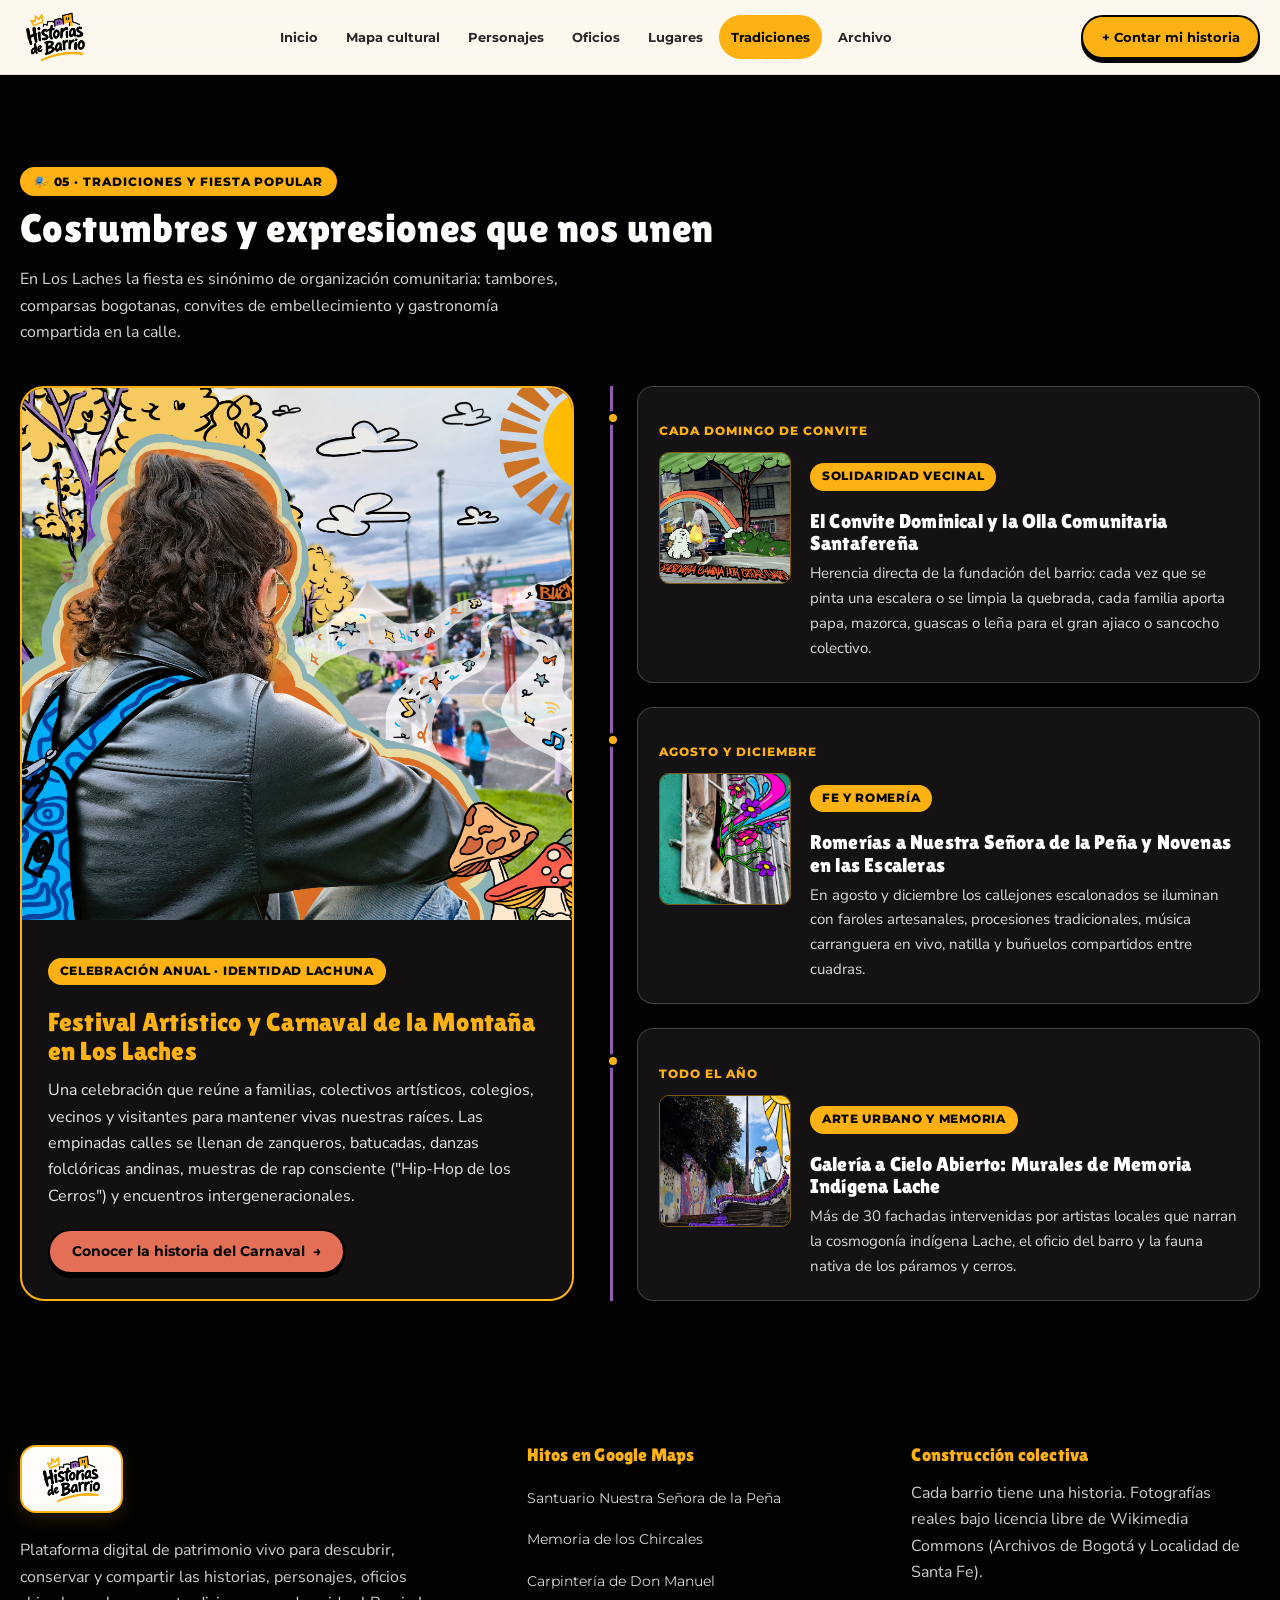
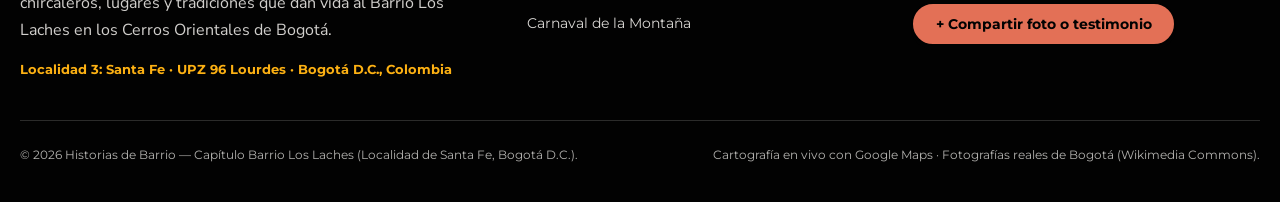
<file: tradiciones.html>
<!DOCTYPE html>
<html lang="es">

<head>
  <meta charset="UTF-8" />
  <meta name="viewport" content="width=device-width, initial-scale=1.0" />
  <title>Tradiciones y fiestas · Historias de Barrio – Los Laches</title>
  <meta name="description" content="Carnaval de la Montaña, romerías de La Peña y convites comunitarios del Barrio Los Laches." />
  <meta name="theme-color" content="#020202" />

  <!-- Tipografías del Proyecto: Lilita One (Títulos), Nunito Sans (Cuerpo) y Montserrat (Auxiliar) -->
  <link rel="preconnect" href="https://fonts.googleapis.com" />
  <link rel="preconnect" href="https://fonts.gstatic.com" crossorigin />
  <link rel="preconnect" href="https://commons.wikimedia.org" />
  <link rel="preconnect" href="https://upload.wikimedia.org" />
  <link
    href="https://fonts.googleapis.com/css2?family=Lilita+One&family=Montserrat:ital,wght@0,500;0,600;0,700;0,800;1,500&family=Nunito+Sans:ital,opsz,wght@0,6..12,400;0,6..12,500;0,6..12,600;0,6..12,700;1,6..12,400;1,6..12,600&display=swap"
    rel="stylesheet" />

  <link rel="icon" type="image/png" href="Logo%20proyecto_Mesa.png" />
  <link rel="stylesheet" href="styles.css?v=4" />
</head>

<body>
  <a class="skip-link" href="#contenido">Saltar al contenido principal</a>

  <header class="site-header" id="site-header">
    <div class="container navbar">
      <a href="index.html" class="brand-logo">
        <img src="Logo proyecto_Mesa.png" alt="Historias de Barrio · Inicio" class="brand-logo-img" width="2000"
          height="1400" />
      </a>

      <nav class="main-nav" aria-label="Navegación principal">
        <ul class="nav-links" id="main-nav-links">
          <li><a href="index.html">Inicio</a></li>
          <li><a href="mapa-cultural.html">Mapa cultural</a></li>
          <li><a href="personajes.html">Personajes</a></li>
          <li><a href="oficios.html">Oficios</a></li>
          <li><a href="lugares.html">Lugares</a></li>
          <li><a href="tradiciones.html" class="active" aria-current="true">Tradiciones</a></li>
          <li><a href="archivo.html">Archivo</a></li>
          <li class="nav-cta-item">
            <button type="button" class="btn btn-accent btn-block open-contribute-modal">+ Contar mi historia</button>
          </li>
        </ul>
      </nav>

      <div class="nav-actions">
        <button type="button" class="btn btn-primary nav-cta open-contribute-modal">+ Contar mi historia</button>
        <button type="button" class="mobile-menu-btn" id="mobile-menu-toggle" aria-label="Abrir menú de navegación"
          aria-expanded="false" aria-controls="main-nav-links">
          <span class="hamburger" aria-hidden="true"></span>
        </button>
      </div>
    </div>
  </header>

  <main id="contenido" tabindex="-1">
        <section class="content-section section-dark traditions-section" id="tradiciones"
          aria-labelledby="tradiciones-title">
          <div class="container">
            <header class="section-head">
              <div>
                <p class="section-badge badge-tradiciones"><span aria-hidden="true">🎭</span> 05 · Tradiciones y fiesta
                  popular</p>
                <h2 class="section-title" id="tradiciones-title">Costumbres y expresiones que nos unen</h2>
              </div>
              <p class="section-head-desc">
                En Los Laches la fiesta es sinónimo de organización comunitaria: tambores, comparsas bogotanas, convites
                de
                embellecimiento y gastronomía compartida en la calle.
              </p>
            </header>

            <div class="traditions-layout">
              <article class="tradition-hero-card" data-searchable>
                <div class="tradition-hero-media">
                  <img src="fotos/Fotos/waw.png"
                    alt="Fotografía de comparsa tradicional y carnaval comunitario en Bogotá" loading="lazy"
                    decoding="async" />
                </div>
                <div class="tradition-hero-body">
                  <p class="tag tag-tradiciones">Celebración Anual · Identidad Lachuna</p>
                  <h3 class="tradition-hero-title">Festival Artístico y Carnaval de la Montaña en Los Laches</h3>
                  <p class="tradition-hero-text">
                    Una celebración que reúne a familias, colectivos artísticos, colegios, vecinos y visitantes para
                    mantener vivas nuestras raíces. Las empinadas calles se llenan de zanqueros, batucadas, danzas
                    folclóricas andinas, muestras de rap consciente ("Hip-Hop de los Cerros") y encuentros
                    intergeneracionales.
                  </p>
                  <button type="button" class="btn btn-accent" data-story="carnaval">Conocer la historia del Carnaval
                    <span aria-hidden="true">→</span></button>
                </div>
              </article>

              <ol class="tradition-timeline" aria-label="Calendario de tradiciones del barrio">
                <li class="timeline-item" data-searchable>
                  <p class="timeline-when">Cada domingo de convite</p>
                  <div class="timeline-content">
                    <img src="fotos/Fotos/se%C3%B1.png"
                      alt="Fotografía de plato tradicional santafereño y fogón comunitario" loading="lazy"
                      decoding="async" />
                    <div>
                      <p class="tag tag-tradiciones">Solidaridad Vecinal</p>
                      <h3 class="timeline-title">El Convite Dominical y la Olla Comunitaria Santafereña</h3>
                      <p class="timeline-desc">
                        Herencia directa de la fundación del barrio: cada vez que se pinta una escalera o se limpia la
                        quebrada, cada familia aporta papa, mazorca, guascas o leña para el gran ajiaco o sancocho
                        colectivo.
                      </p>
                    </div>
                  </div>
                </li>

                <li class="timeline-item" data-searchable>
                  <p class="timeline-when">Agosto y diciembre</p>
                  <div class="timeline-content">
                    <img
                      src="fotos/Fotos/isis.png"
                      alt="Fotografía de la Iglesia de la Peña en las festividades religiosas de Los Laches"
                      loading="lazy" decoding="async" />
                    <div>
                      <p class="tag tag-tradiciones">Fe y Romería</p>
                      <h3 class="timeline-title">Romerías a Nuestra Señora de la Peña y Novenas en las Escaleras</h3>
                      <p class="timeline-desc">
                        En agosto y diciembre los callejones escalonados se iluminan con faroles artesanales,
                        procesiones
                        tradicionales, música carranguera en vivo, natilla y buñuelos compartidos entre cuadras.
                      </p>
                    </div>
                  </div>
                </li>

                <li class="timeline-item" data-searchable>
                  <p class="timeline-when">Todo el año</p>
                  <div class="timeline-content">
                    <img
                      src="fotos/Fotos/vertical.png"
                      alt="Fotografía de muralismo urbano en Bogotá" loading="lazy" decoding="async" />
                    <div>
                      <p class="tag tag-tradiciones">Arte Urbano y Memoria</p>
                      <h3 class="timeline-title">Galería a Cielo Abierto: Murales de Memoria Indígena Lache</h3>
                      <p class="timeline-desc">
                        Más de 30 fachadas intervenidas por artistas locales que narran la cosmogonía indígena Lache, el
                        oficio del barro y la fauna nativa de los páramos y cerros.
                      </p>
                    </div>
                  </div>
                </li>
              </ol>
            </div>
          </div>
        </section>
  </main>

  <!-- ========================================================================
       MODAL · CRÓNICA
       ======================================================================== -->
  <div class="modal-backdrop" id="story-modal" role="dialog" aria-modal="true" aria-labelledby="modal-story-title" hidden>
    <div class="modal-dialog">
      <button type="button" class="modal-close-btn" aria-label="Cerrar crónica">✕</button>
      <p id="modal-story-cat" class="section-badge badge-oficios">Crónica Barrial</p>
      <h2 id="modal-story-title" class="modal-story-title">Título de la historia</h2>
      <p id="modal-story-coords" class="map-detail-coords modal-story-coords"></p>
      <div class="modal-story-media">
        <img id="modal-story-img" class="modal-story-img"
          src="fotos/Fotos/tien.png" alt=""
          loading="lazy" decoding="async" />
      </div>
      <div id="modal-story-body" class="modal-story-body"></div>
      <blockquote id="modal-story-quote" class="modal-story-quote"></blockquote>
    </div>
  </div>

  <!-- ========================================================================
       MODAL · APORTE COMUNITARIO
       ======================================================================== -->
  <div class="modal-backdrop" id="contribute-modal" role="dialog" aria-modal="true"
    aria-labelledby="contribute-modal-title" hidden>
    <div class="modal-dialog">
      <button type="button" class="modal-close-btn" aria-label="Cerrar formulario">✕</button>
      <p class="section-badge badge-mapa">Participación comunitaria</p>
      <h2 id="contribute-modal-title" class="contribute-modal-title">Suma tu recuerdo a la memoria de Los Laches</h2>
      <p class="contribute-modal-desc">
        ¿Tienes una fotografía familiar en los antiguos chircales, conoces un oficio tradicional o quieres postular a un
        vecino ejemplar de la Localidad de Santa Fe?
      </p>

      <form id="contribute-form" class="contribute-form" novalidate>
        <div class="form-field">
          <label for="contribute-name" class="form-label">Tu nombre y cuadra / sector en Los Laches <span
              aria-hidden="true">*</span></label>
          <input id="contribute-name" name="name" type="text" required minlength="3" autocomplete="name"
            placeholder="Ej. Familia Morales · Sector La Peña / Calle 3 Este" class="form-control"
            aria-describedby="contribute-name-error" />
          <p class="form-error" id="contribute-name-error" hidden>Escribe tu nombre y sector (mínimo 3 caracteres).</p>
        </div>
        <div class="form-field">
          <label for="contribute-category" class="form-label">Categoría del aporte</label>
          <select id="contribute-category" name="category" class="form-control form-select">
            <option value="personajes">Personajes (Retrato o testimonio)</option>
            <option value="oficios">Oficios (Trabajadores y negocios tradicionales)</option>
            <option value="lugares">Lugares (Espacios significativos)</option>
            <option value="tradiciones">Tradiciones (Fiestas y costumbres)</option>
            <option value="archivo">Archivo (Fotografía antigua o actual)</option>
          </select>
        </div>
        <div class="form-field">
          <label for="contribute-story" class="form-label">Relata la historia o recuerdo <span
              aria-hidden="true">*</span></label>
          <textarea id="contribute-story" name="story" rows="4" required minlength="20"
            placeholder="Cuéntanos en qué año ocurrió, quiénes aparecen y por qué es importante para el barrio..."
            class="form-control" aria-describedby="contribute-story-error"></textarea>
          <p class="form-error" id="contribute-story-error" hidden>Cuéntanos la historia con al menos 20 caracteres.</p>
        </div>
        <p class="form-hint">Los campos marcados con * son obligatorios.</p>
        <button type="submit" class="btn btn-primary btn-block btn-lg">Enviar aporte al comité de memoria
          barrial</button>
        <p id="contribute-feedback" class="contribute-feedback" role="status" hidden>
          ¡Gracias vecino(a)! Tu historia ha sido registrada para el archivo comunitario del Barrio Los Laches.
        </p>
      </form>
    </div>
  </div>

  <!-- ========================================================================
       MODAL · IMAGEN AMPLIADA (ARCHIVO)
       ======================================================================== -->
  <div class="modal-backdrop" id="lightbox-modal" role="dialog" aria-modal="true"
    aria-label="Imagen ampliada del archivo" hidden>
    <div class="modal-dialog lightbox-dialog">
      <button type="button" class="modal-close-btn" aria-label="Cerrar imagen ampliada">✕</button>
      <figure class="lightbox-figure" id="lightbox-figure">
        <figcaption class="lightbox-caption" id="lightbox-caption"></figcaption>
      </figure>
    </div>
  </div>

  <!-- ========================================================================
       H. FOOTER
       ======================================================================== -->
  <footer class="site-footer">
    <div class="container">
      <div class="footer-grid">
        <div class="footer-col footer-brand">
          <img src="Logo proyecto_Mesa.png" alt="Historias de Barrio" class="footer-logo-img" width="2000" height="1400"
            loading="lazy" />
          <p class="footer-desc">
            Plataforma digital de patrimonio vivo para descubrir, conservar y compartir las historias, personajes,
            oficios chircaleros, lugares y tradiciones que dan vida al Barrio Los Laches en los Cerros Orientales de
            Bogotá.
          </p>
          <p class="footer-location-tag">Localidad 3: Santa Fe · UPZ 96 Lourdes · Bogotá D.C., Colombia</p>
        </div>

        <nav class="footer-col" aria-labelledby="footer-nav-hitos">
          <h2 class="footer-heading" id="footer-nav-hitos">Hitos en Google Maps</h2>
          <ul class="footer-links">
            <li><a href="mapa-cultural.html?punto=capilla" data-goto-map="capilla">Santuario Nuestra Señora de la Peña</a></li>
            <li><a href="mapa-cultural.html?punto=chircal" data-goto-map="chircal">Memoria de los Chircales</a></li>
            <li><a href="mapa-cultural.html?punto=carpinteria" data-goto-map="carpinteria">Carpintería de Don Manuel</a></li>
            <li><a href="mapa-cultural.html?punto=carnaval" data-goto-map="carnaval">Carnaval de la Montaña</a></li>
          </ul>
        </nav>

        <div class="footer-col">
          <h2 class="footer-heading">Construcción colectiva</h2>
          <p class="footer-desc">
            Cada barrio tiene una historia. Fotografías reales bajo licencia libre de Wikimedia Commons (Archivos de
            Bogotá y Localidad de Santa Fe).
          </p>
          <button type="button" class="btn btn-accent open-contribute-modal">+ Compartir foto o testimonio</button>
        </div>
      </div>

      <div class="footer-bottom">
        <p>© 2026 Historias de Barrio — Capítulo Barrio Los Laches (Localidad de Santa Fe, Bogotá D.C.).</p>
        <p>Cartografía en vivo con Google Maps · Fotografías reales de Bogotá (Wikimedia Commons).</p>
      </div>
    </div>
  </footer>

  <script src="script.js?v=4"></script>
</body>

</html>
</file>
<file: styles.css>
/* ==========================================================================
   HISTORIAS DE BARRIO – LOS LACHES
   Identidad Visual Oficial:
   Paleta: #FDB113 | #E37056 | #925CB1 | #020202
   Tipografías: Lilita One (Títulos) · Nunito Sans (Cuerpo) · Montserrat (Auxiliar)
   ========================================================================== */

:root {
  /* Paleta Oficial del Proyecto */
  --brand-yellow: #FDB113;
  --brand-coral: #E37056;
  --brand-purple: #925CB1;
  --brand-black: #020202;

  /* Fondos cálidos y neutros que resaltan la paleta oficial */
  --bg-cream: #fdf8ef;
  --bg-cream-light: #fffdf9;
  --bg-card: #ffffff;
  --bg-subtle: #f6ecdb;

  --text-primary: #020202;
  --text-secondary: #2b2628;
  --text-muted: #5e5559;
  --border-warm: #eadcc9;

  /* Colores por Categoría basados en la paleta #FDB113, #E37056, #925CB1, #020202 */
  --cat-mapa: #E37056;
  --cat-mapa-light: #fdece8;

  --cat-personajes: #FDB113;
  --cat-personajes-light: #fff6db;

  --cat-oficios: #E37056;
  --cat-oficios-light: #fdece8;

  --cat-lugares: #925CB1;
  --cat-lugares-light: #f3ecf8;

  --cat-tradiciones: #925CB1;
  --cat-tradiciones-light: #f3ecf8;

  --cat-archivo: #020202;
  --cat-archivo-light: #ebebeb;

  --accent-yellow: #FDB113;

  --font-title: 'Lilita One', cursive, sans-serif;
  --font-body: 'Nunito Sans', -apple-system, BlinkMacSystemFont, sans-serif;
  --font-aux: 'Montserrat', sans-serif;

  --shadow-sm: 0 4px 14px rgba(2, 2, 2, 0.06);
  --shadow-md: 0 12px 30px rgba(2, 2, 2, 0.09);
  --shadow-lg: 0 22px 50px rgba(2, 2, 2, 0.14);

  --radius-sm: 10px;
  --radius-md: 16px;
  --radius-lg: 24px;
  --radius-pill: 999px;

  --transition-fast: 180ms ease;
  --transition-base: 280ms cubic-bezier(0.22, 1, 0.36, 1);
}

/* ---------- Reset & Base ---------- */
*,
*::before,
*::after {
  box-sizing: border-box;
}

html {
  scroll-behavior: smooth;
  -webkit-text-size-adjust: 100%;
}

body {
  margin: 0;
  background-color: var(--bg-cream);
  color: var(--text-primary);
  font-family: var(--font-body);
  font-size: 1rem;
  line-height: 1.65;
  overflow-x: hidden;
}

body.modal-open {
  overflow: hidden;
}

img {
  display: block;
  max-width: 100%;
  height: auto;
}

a {
  color: inherit;
}

button,
input,
select,
textarea {
  font-family: inherit;
}

[hidden] {
  display: none !important;
}

.is-filtered-out {
  display: none !important;
}

/* ---------- Accessibility Helpers ---------- */
.visually-hidden {
  position: absolute;
  width: 1px;
  height: 1px;
  padding: 0;
  margin: -1px;
  overflow: hidden;
  clip: rect(0, 0, 0, 0);
  white-space: nowrap;
  border: 0;
}

.skip-link {
  position: fixed;
  top: -120px;
  left: 16px;
  z-index: 2000;
  padding: 12px 20px;
  background-color: var(--brand-black);
  color: var(--brand-yellow);
  font-family: var(--font-aux);
  font-weight: 700;
  font-size: 0.9rem;
  text-decoration: none;
  border-radius: var(--radius-sm);
  border: 2px solid var(--brand-yellow);
  transition: top var(--transition-fast);
}

.skip-link:focus {
  top: 16px;
}

:focus-visible {
  outline: 3px solid var(--brand-purple);
  outline-offset: 3px;
}

.section-dark :focus-visible,
.site-footer :focus-visible,
.hero :focus-visible {
  outline-color: var(--brand-yellow);
}

/* ---------- Layout Container & Typography ---------- */
.container {
  width: min(1240px, 100% - 2.5rem);
  margin-inline: auto;
}

h1, h2, h3, h4 {
  font-family: var(--font-title);
  font-weight: 400;
  line-height: 1.12;
  letter-spacing: 0.01em;
  margin-top: 0;
}

.eyebrow {
  display: inline-block;
  font-family: var(--font-aux);
  font-size: 0.78rem;
  font-weight: 700;
  text-transform: uppercase;
  letter-spacing: 0.12em;
  color: var(--brand-purple);
  margin-bottom: 0.65rem;
}

.eyebrow-dark {
  display: inline-block;
  font-family: var(--font-aux);
  font-size: 0.78rem;
  font-weight: 800;
  text-transform: uppercase;
  letter-spacing: 0.12em;
  color: var(--brand-black);
  margin-bottom: 0.65rem;
}

/* ---------- Buttons ---------- */
.btn {
  display: inline-flex;
  align-items: center;
  justify-content: center;
  gap: 0.5rem;
  min-height: 44px;
  padding: 0.7rem 1.4rem;
  border-radius: var(--radius-pill);
  border: 2px solid transparent;
  font-family: var(--font-aux);
  font-size: 0.9rem;
  font-weight: 700;
  text-decoration: none;
  cursor: pointer;
  transition: transform var(--transition-fast), background-color var(--transition-fast),
    color var(--transition-fast), border-color var(--transition-fast), box-shadow var(--transition-fast);
}

.btn:hover {
  transform: translateY(-2px);
}

.btn:active {
  transform: translateY(0);
}

.btn-lg {
  min-height: 50px;
  padding: 0.85rem 1.75rem;
  font-size: 0.95rem;
}

.btn-block {
  width: 100%;
}

.btn-primary {
  background-color: var(--brand-yellow);
  color: var(--brand-black);
  border-color: var(--brand-black);
  box-shadow: 0 4px 0 var(--brand-black);
}

.btn-primary:hover {
  background-color: #ffc13b;
  box-shadow: 0 6px 0 var(--brand-black);
}

.btn-accent {
  background-color: var(--brand-coral);
  color: var(--brand-black);
  border-color: var(--brand-black);
  box-shadow: 0 4px 0 var(--brand-black);
}

.btn-accent:hover {
  background-color: #eb826a;
  box-shadow: 0 6px 0 var(--brand-black);
}

.btn-outline {
  background-color: transparent;
  color: var(--brand-black);
  border-color: var(--brand-black);
}

.btn-outline:hover {
  background-color: var(--brand-black);
  color: var(--bg-cream-light);
}

.btn-ghost-light {
  background-color: rgba(255, 253, 249, 0.14);
  color: var(--bg-cream-light);
  border-color: rgba(255, 253, 249, 0.65);
  backdrop-filter: blur(6px);
}

.btn-ghost-light:hover {
  background-color: var(--bg-cream-light);
  color: var(--brand-black);
  border-color: var(--bg-cream-light);
}

.btn-link {
  display: inline-flex;
  align-items: center;
  gap: 0.35rem;
  min-height: 44px;
  padding: 0.25rem 0;
  border: 0;
  background: none;
  font-family: var(--font-aux);
  font-size: 0.88rem;
  font-weight: 700;
  color: var(--brand-purple);
  text-decoration: underline;
  text-underline-offset: 4px;
  cursor: pointer;
}

.btn-link:hover {
  color: var(--brand-black);
}

/* ---------- Top Territory Bar ---------- */
.top-territory-bar {
  background-color: var(--brand-black);
  color: var(--bg-cream-light);
  font-family: var(--font-aux);
  font-size: 0.78rem;
  font-weight: 600;
  padding-block: 0.5rem;
  border-bottom: 2px solid var(--brand-yellow);
}

.top-territory-inner {
  display: flex;
  flex-wrap: wrap;
  align-items: center;
  justify-content: space-between;
  gap: 0.5rem 1rem;
}

.territory-badge {
  display: inline-flex;
  align-items: center;
  gap: 0.5rem;
}

.territory-badge .dot {
  width: 8px;
  height: 8px;
  border-radius: 50%;
  background-color: var(--brand-yellow);
  flex-shrink: 0;
}

.territory-coords {
  color: var(--brand-yellow);
  letter-spacing: 0.04em;
}

/* ---------- Sticky Header & Navigation ---------- */
.site-header {
  position: sticky;
  top: 0;
  z-index: 1000;
  background-color: rgba(253, 248, 239, 0.94);
  backdrop-filter: blur(12px);
  border-bottom: 1px solid var(--border-warm);
  transition: box-shadow var(--transition-fast), background-color var(--transition-fast);
}

.site-header.scrolled {
  background-color: rgba(255, 253, 249, 0.98);
  box-shadow: var(--shadow-sm);
}

.navbar {
  display: flex;
  align-items: center;
  justify-content: space-between;
  gap: 1.25rem;
  min-height: 74px;
}

.brand-logo {
  display: inline-flex;
  align-items: center;
  flex-shrink: 0;
  text-decoration: none;
  padding-block: 4px;
}

.brand-logo-img {
  height: 50px;
  width: auto;
  object-fit: contain;
}

.main-nav {
  display: flex;
  align-items: center;
}

.nav-links {
  display: flex;
  align-items: center;
  list-style: none;
  margin: 0;
  padding: 0;
  gap: 0.25rem;
}

.nav-links a {
  display: inline-flex;
  align-items: center;
  min-height: 44px;
  padding: 0.45rem 0.75rem;
  border-radius: var(--radius-pill);
  font-family: var(--font-aux);
  font-size: 0.84rem;
  font-weight: 700;
  color: var(--text-secondary);
  text-decoration: none;
  transition: background-color var(--transition-fast), color var(--transition-fast);
}

.nav-links a:hover {
  background-color: var(--bg-subtle);
  color: var(--brand-black);
}

.nav-links a.active,
.nav-links a[aria-current="true"] {
  background-color: var(--brand-yellow);
  color: var(--brand-black);
}

.nav-cta-item {
  display: none;
}

.nav-actions {
  display: flex;
  align-items: center;
  gap: 0.75rem;
}

.nav-cta {
  padding: 0.55rem 1.15rem;
  font-size: 0.84rem;
}

.mobile-menu-btn {
  display: none;
  align-items: center;
  justify-content: center;
  width: 44px;
  height: 44px;
  padding: 0;
  background-color: var(--bg-card);
  border: 2px solid var(--brand-black);
  border-radius: var(--radius-sm);
  cursor: pointer;
}

.hamburger {
  position: relative;
  width: 20px;
  height: 2px;
  background-color: var(--brand-black);
  transition: background-color var(--transition-fast);
}

.hamburger::before,
.hamburger::after {
  content: "";
  position: absolute;
  left: 0;
  width: 20px;
  height: 2px;
  background-color: var(--brand-black);
  transition: transform var(--transition-fast), top var(--transition-fast);
}

.hamburger::before {
  top: -6px;
}

.hamburger::after {
  top: 6px;
}

.mobile-menu-btn[aria-expanded="true"] .hamburger {
  background-color: transparent;
}

.mobile-menu-btn[aria-expanded="true"] .hamburger::before {
  top: 0;
  transform: rotate(45deg);
}

.mobile-menu-btn[aria-expanded="true"] .hamburger::after {
  top: 0;
  transform: rotate(-45deg);
}

/* ---------- Hero Editorial ---------- */
.hero {
  position: relative;
  min-height: clamp(540px, 78vh, 760px);
  display: flex;
  align-items: flex-end;
  padding-block: 4.5rem 3.5rem;
  color: var(--bg-cream-light);
  background-color: var(--brand-black);
  overflow: hidden;
}

.hero-media {
  position: absolute;
  inset: 0;
  z-index: 0;
}

.hero-bg-image {
  width: 100%;
  height: 100%;
  object-fit: cover;
  object-position: center 42%;
  opacity: 0.72;
}

.hero-overlay {
  position: absolute;
  inset: 0;
  background: linear-gradient(
    180deg,
    rgba(2, 2, 2, 0.35) 0%,
    rgba(2, 2, 2, 0.62) 48%,
    rgba(2, 2, 2, 0.92) 100%
  );
}

.hero-inner {
  position: relative;
  z-index: 2;
}

.hero-content {
  max-width: 740px;
}

.hero-kicker {
  display: inline-block;
  margin-bottom: 0.9rem;
  padding: 0.35rem 0.9rem;
  border-radius: var(--radius-pill);
  background-color: var(--brand-yellow);
  color: var(--brand-black);
  font-family: var(--font-aux);
  font-size: 0.78rem;
  font-weight: 800;
  text-transform: uppercase;
  letter-spacing: 0.08em;
}

.hero-title {
  font-size: clamp(2.4rem, 5.4vw, 4.1rem);
  color: var(--bg-cream-light);
  margin-bottom: 1rem;
  text-shadow: 0 4px 24px rgba(2, 2, 2, 0.5);
}

.hero-lead {
  font-size: clamp(1.05rem, 1.5vw, 1.22rem);
  color: rgba(255, 253, 249, 0.92);
  max-width: 60ch;
  margin: 0 0 1.65rem;
}

.hero-actions {
  display: flex;
  flex-wrap: wrap;
  gap: 0.9rem;
  margin-bottom: 1.75rem;
}

.hero-search-box {
  display: flex;
  align-items: center;
  max-width: 540px;
  background-color: var(--bg-cream-light);
  border: 2px solid var(--brand-black);
  border-radius: var(--radius-pill);
  padding: 4px 4px 4px 18px;
  box-shadow: var(--shadow-lg);
}

.hero-search-box input {
  flex: 1;
  min-width: 0;
  border: 0;
  background: transparent;
  color: var(--brand-black);
  font-size: 0.96rem;
  padding: 0.55rem 0.5rem 0.55rem 0;
}

.hero-search-box input::placeholder {
  color: var(--text-muted);
}

.hero-search-box input:focus {
  outline: none;
}

.hero-search-btn {
  min-height: 44px;
  padding: 0.55rem 1.25rem;
  border: 0;
  border-radius: var(--radius-pill);
  background-color: var(--brand-purple);
  color: #ffffff;
  font-family: var(--font-aux);
  font-size: 0.85rem;
  font-weight: 700;
  cursor: pointer;
  transition: background-color var(--transition-fast);
}

.hero-search-btn:hover {
  background-color: #7c4999;
}

.hero-credit {
  margin: 1.25rem 0 0;
  font-family: var(--font-aux);
  font-size: 0.78rem;
  color: rgba(255, 253, 249, 0.75);
}

/* ---------- C. Introducción Asimétrica ---------- */
.intro-section {
  padding-block: 5rem;
  background-color: var(--bg-cream-light);
  border-bottom: 1px solid var(--border-warm);
}

.intro-grid {
  display: grid;
  grid-template-columns: 1.15fr 0.85fr;
  gap: 3.5rem;
  align-items: center;
}

.intro-heading {
  font-size: clamp(1.9rem, 3.2vw, 2.75rem);
  color: var(--brand-black);
  margin-bottom: 1rem;
}

.intro-lead {
  font-size: 1.15rem;
  font-weight: 700;
  color: var(--text-secondary);
  margin-bottom: 1rem;
}

.intro-body {
  color: var(--text-secondary);
  margin-bottom: 2rem;
}

.intro-stats {
  display: grid;
  grid-template-columns: repeat(3, minmax(0, 1fr));
  gap: 1.25rem;
  margin: 0;
  padding-top: 1.5rem;
  border-top: 2px solid var(--border-warm);
}

.intro-stats div {
  padding-left: 0.85rem;
  border-left: 3px solid var(--brand-coral);
}

.intro-stats dt {
  font-family: var(--font-title);
  font-size: 1.7rem;
  line-height: 1.1;
  color: var(--brand-black);
}

.intro-stats dd {
  margin: 0.25rem 0 0;
  font-family: var(--font-aux);
  font-size: 0.78rem;
  font-weight: 600;
  color: var(--text-muted);
}

.intro-figure {
  margin: 0;
  background-color: var(--bg-card);
  border: 2px solid var(--brand-black);
  border-radius: var(--radius-lg);
  overflow: hidden;
  box-shadow: 10px 10px 0 var(--brand-yellow);
}

.intro-figure-media {
  width: 100%;
  aspect-ratio: 4 / 3;
  object-fit: cover;
}

.media-caption {
  padding: 0.9rem 1.15rem;
  font-family: var(--font-aux);
  font-size: 0.8rem;
  font-weight: 600;
  color: var(--text-secondary);
  background-color: var(--bg-card);
  border-top: 1px solid var(--border-warm);
}

/* ---------- Section Heads & Category Badges ---------- */
.section-head {
  display: flex;
  flex-wrap: wrap;
  align-items: flex-end;
  justify-content: space-between;
  gap: 1rem 2rem;
  margin-bottom: 2.5rem;
}

.section-title {
  font-size: clamp(1.9rem, 3.1vw, 2.7rem);
  margin-bottom: 0;
}

.section-head-desc {
  max-width: 54ch;
  margin: 0;
  color: var(--text-secondary);
}

.section-badge {
  display: inline-block;
  margin-bottom: 0.6rem;
  padding: 0.3rem 0.85rem;
  border-radius: var(--radius-pill);
  font-family: var(--font-aux);
  font-size: 0.75rem;
  font-weight: 800;
  text-transform: uppercase;
  letter-spacing: 0.08em;
}

.badge-mapa {
  background-color: var(--cat-mapa-light);
  color: var(--brand-black);
  border: 1.5px solid var(--cat-mapa);
}

.badge-personajes {
  background-color: var(--cat-personajes);
  color: var(--brand-black);
}

.badge-oficios {
  background-color: var(--cat-oficios);
  color: var(--brand-black);
}

.badge-lugares {
  background-color: var(--cat-lugares);
  color: #ffffff;
}

.badge-tradiciones {
  background-color: var(--brand-yellow);
  color: var(--brand-black);
}

.badge-archivo {
  background-color: var(--brand-black);
  color: var(--brand-yellow);
}

.tag {
  display: inline-block;
  padding: 0.25rem 0.75rem;
  border-radius: var(--radius-pill);
  font-family: var(--font-aux);
  font-size: 0.74rem;
  font-weight: 800;
  text-transform: uppercase;
  letter-spacing: 0.06em;
}

.tag-mapa { background-color: var(--cat-mapa-light); color: var(--brand-black); border: 1px solid var(--cat-mapa); }
.tag-personajes { background-color: var(--cat-personajes); color: var(--brand-black); }
.tag-oficios { background-color: var(--cat-oficios); color: var(--brand-black); }
.tag-lugares { background-color: var(--cat-lugares); color: #ffffff; }
.tag-tradiciones { background-color: var(--brand-yellow); color: var(--brand-black); }
.tag-archivo { background-color: var(--brand-black); color: var(--brand-yellow); }

.search-results-status {
  margin-bottom: 1.5rem;
  padding: 0.85rem 1.25rem;
  border-radius: var(--radius-md);
  background-color: var(--cat-personajes-light);
  border: 2px solid var(--brand-yellow);
  font-family: var(--font-aux);
  font-size: 0.9rem;
  font-weight: 700;
}

/* ---------- D. Categorías: Bento Asimétrico de 6 Ejes ---------- */
.categories-section {
  padding-block: 5rem;
  background-color: var(--bg-cream);
}

.axes-bento {
  display: grid;
  grid-template-columns: repeat(12, minmax(0, 1fr));
  gap: 1.5rem;
}

.axis {
  position: relative;
  border-radius: var(--radius-lg);
  border: 2px solid var(--brand-black);
  overflow: hidden;
  background-color: var(--bg-card);
  box-shadow: var(--shadow-sm);
  transition: transform var(--transition-base), box-shadow var(--transition-base);
}

.axis:hover {
  transform: translateY(-4px);
  box-shadow: var(--shadow-md);
}

.axis-body {
  padding: 1.6rem;
}

.axis-num {
  display: inline-block;
  font-family: var(--font-aux);
  font-size: 0.78rem;
  font-weight: 800;
  letter-spacing: 0.1em;
  color: var(--text-muted);
  margin-bottom: 0.4rem;
}

.axis-title {
  font-size: 1.55rem;
  margin-bottom: 0.65rem;
}

.axis-link {
  color: inherit;
  text-decoration: none;
}

.axis-link::after {
  content: " →";
  font-family: var(--font-aux);
  font-weight: 800;
}

.axis-desc {
  margin: 0 0 1.1rem;
  color: var(--text-secondary);
}

/* 01 Mapa Cultural */
.axis-mapa {
  grid-column: span 7;
  background: linear-gradient(135deg, var(--cat-mapa-light) 0%, #fffdf9 100%);
  display: flex;
  flex-direction: column;
  justify-content: space-between;
}

.axis-legend {
  display: flex;
  flex-wrap: wrap;
  gap: 0.65rem 1rem;
  list-style: none;
  margin: 0 0 1rem;
  padding: 0;
  font-family: var(--font-aux);
  font-size: 0.8rem;
  font-weight: 700;
}

.axis-legend li {
  display: inline-flex;
  align-items: center;
  gap: 0.4rem;
}

.dot-personajes,
.dot-oficios,
.dot-lugares,
.dot-tradiciones,
.dot-archivo,
.dot-mapa {
  display: inline-block;
  width: 10px;
  height: 10px;
  border-radius: 50%;
  flex-shrink: 0;
}

.dot-mapa { background-color: var(--cat-mapa); }
.dot-personajes { background-color: var(--cat-personajes); }
.dot-oficios { background-color: var(--cat-oficios); }
.dot-lugares { background-color: var(--cat-lugares); }
.dot-tradiciones { background-color: var(--brand-purple); }
.dot-archivo { background-color: var(--brand-black); }

.axis-mapa-count {
  display: inline-block;
  padding: 0.35rem 0.9rem;
  border-radius: var(--radius-pill);
  background-color: var(--brand-coral);
  color: var(--brand-black);
  font-family: var(--font-aux);
  font-size: 0.8rem;
  font-weight: 800;
}

/* 02 Personajes */
.axis-personajes {
  grid-column: span 5;
  min-height: 310px;
  display: flex;
  align-items: flex-end;
  color: var(--bg-cream-light);
  background-color: var(--brand-black);
}

.axis-personajes > img {
  position: absolute;
  inset: 0;
  width: 100%;
  height: 100%;
  object-fit: cover;
  object-position: center 20%;
}

.axis-overlay-body {
  position: relative;
  z-index: 2;
  width: 100%;
  padding: 3.5rem 1.6rem 1.6rem;
  background: linear-gradient(180deg, rgba(2, 2, 2, 0) 0%, rgba(2, 2, 2, 0.9) 52%);
}

.axis-personajes .axis-num {
  color: var(--brand-yellow);
}

.axis-personajes .axis-desc {
  color: rgba(255, 253, 249, 0.9);
  margin-bottom: 0;
}

/* 03 Oficios */
.axis-oficios {
  grid-column: span 5;
  display: grid;
  grid-template-columns: 0.95fr 1.05fr;
  background-color: var(--bg-card);
}

.axis-media {
  position: relative;
  min-height: 220px;
}

.axis-media img {
  width: 100%;
  height: 100%;
  object-fit: cover;
}

/* 04 Archivo Histórico */
.axis-archivo {
  grid-column: span 7;
  display: grid;
  grid-template-columns: 1fr 1fr;
  align-items: stretch;
  background-color: var(--bg-subtle);
}

.mini-compare-wrapper {
  position: relative;
  min-height: 250px;
  overflow: hidden;
  background-color: var(--brand-black);
  --compare-pos: 52%;
}

.mini-compare-img {
  position: absolute;
  inset: 0;
  width: 100%;
  height: 100%;
  object-fit: cover;
}

.mini-compare-before {
  width: 100%;
  height: 100%;
  object-fit: cover;
  filter: grayscale(100%) contrast(1.1);
  clip-path: inset(0 calc(100% - var(--compare-pos)) 0 0);
}

.mini-compare-handle {
  position: absolute;
  top: 0;
  bottom: 0;
  left: var(--compare-pos);
  width: 3px;
  background-color: var(--brand-yellow);
  transform: translateX(-50%);
  pointer-events: none;
}

.mini-compare-knob {
  position: absolute;
  top: 50%;
  left: 50%;
  transform: translate(-50%, -50%);
  width: 34px;
  height: 34px;
  border-radius: 50%;
  background-color: var(--brand-yellow);
  color: var(--brand-black);
  border: 2px solid var(--brand-black);
  display: grid;
  place-items: center;
  font-size: 0.85rem;
  font-weight: 900;
}

.mini-compare-slider {
  position: absolute;
  inset: 0;
  width: 100%;
  height: 100%;
  margin: 0;
  opacity: 0;
  cursor: ew-resize;
}

/* 05 Lugares & 06 Tradiciones */
.axis-lugares {
  grid-column: span 6;
  display: grid;
  grid-template-columns: 1fr 1.1fr;
  background-color: var(--cat-lugares-light);
}

.axis-tradiciones {
  grid-column: span 6;
  display: grid;
  grid-template-columns: 1fr 1.1fr;
  background-color: var(--brand-black);
  color: var(--bg-cream-light);
}

.axis-tradiciones .axis-num {
  color: var(--brand-yellow);
}

.axis-tradiciones .axis-desc {
  color: rgba(255, 253, 249, 0.88);
}

/* ---------- E. Historia Destacada ---------- */
.featured-section {
  padding-block: 5rem;
  background-color: var(--bg-cream-light);
  border-top: 1px solid var(--border-warm);
  border-bottom: 1px solid var(--border-warm);
}

.featured-grid {
  display: grid;
  grid-template-columns: 0.9fr 1.1fr;
  gap: 3rem;
  align-items: center;
}

.featured-media {
  position: relative;
  border-radius: var(--radius-lg);
  overflow: hidden;
  border: 2px solid var(--brand-black);
  box-shadow: -12px 12px 0 var(--brand-purple);
  background-color: var(--brand-black);
}

.featured-media img {
  width: 100%;
  aspect-ratio: 4 / 5;
  object-fit: cover;
  object-position: center 20%;
}

.featured-label {
  position: absolute;
  top: 16px;
  left: 16px;
  padding: 0.4rem 0.9rem;
  border-radius: var(--radius-pill);
  background-color: var(--brand-yellow);
  color: var(--brand-black);
  border: 2px solid var(--brand-black);
  font-family: var(--font-aux);
  font-size: 0.78rem;
  font-weight: 800;
  text-transform: uppercase;
}

.featured-title {
  font-size: clamp(1.85rem, 3vw, 2.55rem);
  margin-bottom: 0.35rem;
}

.featured-name {
  font-family: var(--font-aux);
  font-size: 1.05rem;
  font-weight: 800;
  color: var(--brand-purple);
  margin: 0 0 0.75rem;
}

.featured-bio {
  color: var(--text-secondary);
  margin: 0 0 1.25rem;
}

.featured-quote {
  margin: 0 0 1.5rem;
  padding: 1.15rem 1.35rem;
  border-left: 5px solid var(--brand-yellow);
  background-color: var(--bg-cream);
  border-radius: 0 var(--radius-md) var(--radius-md) 0;
}

.featured-quote p {
  margin: 0 0 0.45rem;
  font-size: 1.08rem;
  font-style: italic;
  font-weight: 600;
}

.featured-quote cite {
  font-family: var(--font-aux);
  font-size: 0.82rem;
  font-weight: 700;
  font-style: normal;
  color: var(--text-muted);
}

/* Audio Player Pill */
.audio-player-pill {
  display: flex;
  align-items: center;
  gap: 0.85rem;
  padding: 0.55rem 1rem 0.55rem 0.55rem;
  background-color: var(--brand-black);
  color: var(--bg-cream-light);
  border-radius: var(--radius-pill);
  margin-bottom: 1.25rem;
}

.audio-play-btn {
  width: 44px;
  height: 44px;
  border-radius: 50%;
  border: 0;
  background-color: var(--brand-yellow);
  color: var(--brand-black);
  font-size: 1rem;
  font-weight: 900;
  cursor: pointer;
  flex-shrink: 0;
  display: grid;
  place-items: center;
  transition: transform var(--transition-fast);
}

.audio-play-btn:hover {
  transform: scale(1.06);
}

.waveform-bars {
  display: flex;
  align-items: center;
  gap: 4px;
  flex: 1;
  height: 30px;
}

.waveform-bars span {
  flex: 1;
  max-width: 6px;
  border-radius: var(--radius-pill);
  background-color: rgba(253, 177, 19, 0.45);
  transition: background-color var(--transition-fast), transform var(--transition-fast);
}

.audio-player-pill.playing .waveform-bars span {
  background-color: var(--brand-yellow);
  animation: wavePulse 0.85s ease-in-out infinite alternate;
}

.audio-player-pill.playing .waveform-bars span:nth-child(odd) {
  animation-delay: 0.2s;
}

@keyframes wavePulse {
  from { transform: scaleY(0.75); }
  to { transform: scaleY(1.25); }
}

.bar-h35 { height: 35%; }
.bar-h40 { height: 40%; }
.bar-h45 { height: 45%; }
.bar-h50 { height: 50%; }
.bar-h55 { height: 55%; }
.bar-h60 { height: 60%; }
.bar-h65 { height: 65%; }
.bar-h70 { height: 70%; }
.bar-h75 { height: 75%; }
.bar-h80 { height: 80%; }
.bar-h85 { height: 85%; }
.bar-h90 { height: 90%; }
.bar-h95 { height: 95%; }

.audio-time {
  font-family: var(--font-aux);
  font-size: 0.8rem;
  font-weight: 700;
  color: var(--brand-yellow);
  white-space: nowrap;
}

.voice-switcher {
  display: flex;
  flex-wrap: wrap;
  gap: 0.65rem;
  margin-bottom: 1.5rem;
}

.char-thumb-btn {
  display: inline-flex;
  align-items: center;
  gap: 0.55rem;
  min-height: 44px;
  padding: 0.3rem 0.9rem 0.3rem 0.35rem;
  border-radius: var(--radius-pill);
  border: 2px solid var(--border-warm);
  background-color: var(--bg-card);
  color: var(--text-primary);
  font-family: var(--font-aux);
  font-size: 0.82rem;
  font-weight: 700;
  cursor: pointer;
  transition: border-color var(--transition-fast), background-color var(--transition-fast);
}

.char-thumb-btn img {
  width: 34px;
  height: 34px;
  border-radius: 50%;
  object-fit: cover;
}

.char-thumb-btn.active,
.char-thumb-btn[aria-pressed="true"] {
  background-color: var(--brand-yellow);
  border-color: var(--brand-black);
  color: var(--brand-black);
}

/* ---------- Content Sections Spacing ---------- */
.content-section {
  padding-block: 5rem;
}

/* ---------- F. Mapa Cultural ---------- */
.map-section {
  background-color: var(--bg-cream);
}

.map-toolbar {
  display: flex;
  flex-wrap: wrap;
  align-items: center;
  justify-content: space-between;
  gap: 1rem;
  margin-bottom: 1.5rem;
  padding: 1rem 1.2rem;
  background-color: var(--bg-card);
  border: 2px solid var(--brand-black);
  border-radius: var(--radius-md);
}

.map-search {
  flex: 1 1 260px;
  display: flex;
  align-items: center;
  gap: 0.65rem;
  min-height: 44px;
  padding: 0.35rem 1rem;
  border: 2px solid var(--border-warm);
  border-radius: var(--radius-pill);
  font-size: 0.92rem;
  color: var(--text-primary);
  background-color: var(--bg-cream-light);
}

.map-search:focus-within {
  border-color: var(--brand-purple);
}

.map-search svg {
  width: 18px;
  height: 18px;
  flex-shrink: 0;
  color: var(--text-muted);
}

.map-search input {
  flex: 1;
  min-width: 0;
  border: 0;
  background: transparent;
  color: var(--text-primary);
  font-size: 0.92rem;
  padding: 0.3rem 0;
}

.map-search input::placeholder {
  color: var(--text-muted);
}

.map-search input:focus {
  outline: none;
}

.map-filter-list {
  display: flex;
  flex-wrap: wrap;
  gap: 0.5rem;
}

.map-filter-btn {
  display: inline-flex;
  align-items: center;
  gap: 0.45rem;
  min-height: 44px;
  padding: 0.4rem 0.9rem;
  border-radius: var(--radius-pill);
  border: 1.5px solid var(--border-warm);
  background-color: var(--bg-cream-light);
  color: var(--text-primary);
  font-family: var(--font-aux);
  font-size: 0.8rem;
  font-weight: 700;
  cursor: pointer;
  transition: background-color var(--transition-fast), border-color var(--transition-fast);
}

.map-filter-btn.active,
.map-filter-btn[aria-pressed="true"] {
  background-color: var(--brand-black);
  color: var(--brand-yellow);
  border-color: var(--brand-black);
}

.filter-count {
  padding: 0.1rem 0.45rem;
  border-radius: var(--radius-pill);
  background-color: rgba(146, 92, 177, 0.14);
  font-size: 0.72rem;
}

.map-filter-btn.active .filter-count,
.map-filter-btn[aria-pressed="true"] .filter-count {
  background-color: var(--brand-yellow);
  color: var(--brand-black);
}

.map-explorer-layout {
  display: grid;
  grid-template-columns: 1.3fr 0.9fr;
  gap: 1.75rem;
  align-items: stretch;
}

.map-column-main {
  display: flex;
  flex-direction: column;
  gap: 1.15rem;
  min-width: 0;
}

.google-map-wrapper {
  position: relative;
  display: flex;
  flex-direction: column;
  flex: 1;
  border-radius: var(--radius-lg);
  overflow: hidden;
  border: 2px solid var(--brand-black);
  background-color: var(--bg-card);
  box-shadow: var(--shadow-md);
}

.map-type-toggle {
  position: absolute;
  top: 14px;
  right: 14px;
  z-index: 4;
  display: inline-flex;
  padding: 3px;
  border-radius: var(--radius-pill);
  background-color: var(--bg-cream-light);
  border: 2px solid var(--brand-black);
}

.map-type-btn {
  min-height: 36px;
  padding: 0.35rem 0.9rem;
  border: 0;
  border-radius: var(--radius-pill);
  background: transparent;
  color: var(--brand-black);
  font-family: var(--font-aux);
  font-size: 0.78rem;
  font-weight: 700;
  cursor: pointer;
}

.map-type-btn.active,
.map-type-btn[aria-pressed="true"] {
  background-color: var(--brand-black);
  color: var(--brand-yellow);
}

.map-loading {
  position: absolute;
  inset: 0 0 auto 0;
  height: 440px;
  z-index: 3;
  display: flex;
  flex-direction: column;
  align-items: center;
  justify-content: center;
  gap: 0.75rem;
  background-color: rgba(253, 248, 239, 0.9);
  font-family: var(--font-aux);
  font-size: 0.88rem;
  font-weight: 700;
}

.spinner {
  width: 34px;
  height: 34px;
  border: 4px solid var(--border-warm);
  border-top-color: var(--brand-purple);
  border-radius: 50%;
  animation: spin 0.8s linear infinite;
}

@keyframes spin {
  to { transform: rotate(360deg); }
}

.google-map-iframe {
  display: block;
  width: 100%;
  flex: 1;
  min-height: 440px;
  border: 0;
}

.map-Quick-pois-bar {
  display: flex;
  flex-wrap: wrap;
  gap: 0.5rem;
  padding: 1rem;
  background-color: var(--bg-cream-light);
  border-top: 2px solid var(--brand-black);
}

.poi-chip-btn {
  min-height: 44px;
  padding: 0.45rem 0.95rem;
  border-radius: var(--radius-pill);
  border: 1.5px solid var(--brand-black);
  background-color: var(--bg-card);
  color: var(--brand-black);
  font-family: var(--font-aux);
  font-size: 0.8rem;
  font-weight: 700;
  cursor: pointer;
  transition: background-color var(--transition-fast), transform var(--transition-fast);
}

.poi-chip-btn:hover {
  transform: translateY(-1px);
  background-color: var(--bg-subtle);
}

.poi-chip-btn.active,
.poi-chip-btn[aria-pressed="true"] {
  background-color: var(--brand-coral);
  color: var(--brand-black);
}

.poi-empty {
  width: 100%;
  margin: 0.25rem 0 0;
  font-family: var(--font-aux);
  font-size: 0.85rem;
  color: var(--text-muted);
}

.map-detail-panel {
  display: flex;
  flex-direction: column;
  padding-bottom: 1.35rem;
  background-color: var(--bg-card);
  border: 2px solid var(--brand-black);
  border-radius: var(--radius-lg);
  overflow: hidden;
  box-shadow: 8px 8px 0 var(--brand-coral);
}

.map-detail-media {
  position: relative;
  margin-bottom: 1.15rem;
}

.map-detail-img {
  width: 100%;
  aspect-ratio: 16 / 10;
  object-fit: cover;
}

.map-detail-media .tag {
  position: absolute;
  bottom: 12px;
  left: 12px;
}

.map-detail-panel > div:not(.map-detail-media),
.map-detail-panel > p,
.map-detail-panel > blockquote {
  padding-inline: 1.35rem;
}

.map-detail-heading {
  font-size: 1.45rem;
  margin: 0.75rem 0 0.25rem;
}

.map-detail-coords {
  margin: 0 0 0.75rem;
  font-family: var(--font-aux);
  font-size: 0.76rem;
  font-weight: 700;
  color: var(--brand-purple);
}

.map-detail-desc {
  margin: 0 0 1rem;
  font-size: 0.95rem;
  color: var(--text-secondary);
}

.map-detail-quote {
  margin: 0 1.35rem 1.25rem;
  padding: 0.75rem 1rem;
  border-left: 4px solid var(--brand-yellow);
  background-color: var(--bg-cream);
  font-style: italic;
  font-size: 0.92rem;
}

.map-detail-actions {
  display: flex;
  flex-wrap: wrap;
  gap: 0.65rem;
  margin-top: auto;
}

.map-limits-note {
  margin: 0;
  padding: 0.95rem 1.2rem;
  border-radius: var(--radius-md);
  background-color: var(--bg-card);
  border: 1.5px solid var(--border-warm);
  border-left: 4px solid var(--brand-purple);
  font-family: var(--font-aux);
  font-size: 0.84rem;
  line-height: 1.55;
  color: var(--text-secondary);
}

/* ---------- 1. Personajes (Reportaje Documental Alternado) ---------- */
.characters-section {
  background-color: var(--bg-cream-light);
  border-top: 1px solid var(--border-warm);
}

.reportage {
  display: flex;
  flex-direction: column;
  gap: 3rem;
}

.reportage-item {
  display: grid;
  grid-template-columns: 0.85fr 1.15fr;
  gap: 2.5rem;
  align-items: center;
  padding: 1.75rem;
  background-color: var(--bg-card);
  border: 2px solid var(--brand-black);
  border-radius: var(--radius-lg);
  box-shadow: var(--shadow-sm);
}

.reportage-item:nth-child(even) .reportage-portrait {
  order: 2;
}

.reportage-portrait {
  position: relative;
  border-radius: var(--radius-md);
  overflow: hidden;
  border: 2px solid var(--brand-black);
}

.reportage-portrait img {
  width: 100%;
  aspect-ratio: 4 / 5;
  object-fit: cover;
  object-position: center 20%;
}

.character-role-badge {
  position: absolute;
  bottom: 12px;
  left: 12px;
  padding: 0.35rem 0.85rem;
  border-radius: var(--radius-pill);
  background-color: var(--brand-yellow);
  color: var(--brand-black);
  border: 1.5px solid var(--brand-black);
  font-family: var(--font-aux);
  font-size: 0.76rem;
  font-weight: 800;
}

.reportage-index {
  display: inline-block;
  font-family: var(--font-aux);
  font-size: 0.78rem;
  font-weight: 800;
  letter-spacing: 0.08em;
  text-transform: uppercase;
  color: var(--brand-purple);
  margin-bottom: 0.45rem;
}

.character-name {
  font-size: clamp(1.55rem, 2.3vw, 2.05rem);
  margin-bottom: 0.85rem;
}

.character-testimony {
  margin: 0 0 1rem;
  padding-left: 1rem;
  border-left: 4px solid var(--brand-coral);
  font-size: 1.06rem;
  font-style: italic;
  font-weight: 600;
  color: var(--brand-black);
}

.character-bio {
  margin: 0 0 1.25rem;
  color: var(--text-secondary);
}

.reportage-actions {
  display: flex;
  flex-wrap: wrap;
  gap: 0.75rem;
}

/* ---------- 2. Oficios (Feature + Lista Editorial) ---------- */
.trades-section {
  background-color: var(--bg-cream);
  border-top: 1px solid var(--border-warm);
}

.trade-feature {
  display: grid;
  grid-template-columns: 1.05fr 0.95fr;
  background-color: var(--bg-card);
  border: 2px solid var(--brand-black);
  border-radius: var(--radius-lg);
  overflow: hidden;
  box-shadow: 10px 10px 0 var(--brand-coral);
  margin-bottom: 2.25rem;
}

.trade-feature-media {
  position: relative;
  min-height: 320px;
}

.trade-feature-media img {
  width: 100%;
  height: 100%;
  object-fit: cover;
}

.story-year-chip {
  position: absolute;
  top: 14px;
  left: 14px;
  padding: 0.35rem 0.85rem;
  border-radius: var(--radius-pill);
  background-color: var(--brand-black);
  color: var(--brand-yellow);
  font-family: var(--font-aux);
  font-size: 0.76rem;
  font-weight: 800;
}

.trade-feature-body {
  padding: 2rem;
  display: flex;
  flex-direction: column;
  justify-content: center;
}

.trade-title {
  font-size: clamp(1.5rem, 2.4vw, 2rem);
  margin: 0.65rem 0 0.75rem;
}

.trade-text {
  margin: 0 0 1rem;
  color: var(--text-secondary);
}

.trade-quote {
  margin: 0 0 1.25rem;
  padding: 0.85rem 1rem;
  background-color: var(--cat-oficios-light);
  border-left: 4px solid var(--brand-coral);
  font-style: italic;
}

.inline-actions {
  display: flex;
  flex-wrap: wrap;
  gap: 0.85rem;
  align-items: center;
}

.trade-list {
  display: grid;
  grid-template-columns: repeat(2, minmax(0, 1fr));
  gap: 1.5rem;
}

.trade-item {
  display: grid;
  grid-template-columns: 190px 1fr;
  background-color: var(--bg-card);
  border: 2px solid var(--brand-black);
  border-radius: var(--radius-md);
  overflow: hidden;
}

.trade-item-media img {
  width: 100%;
  height: 100%;
  min-height: 180px;
  object-fit: cover;
}

.trade-item-body {
  padding: 1.25rem;
}

.meta-chip {
  display: inline-block;
  margin-bottom: 0.45rem;
  font-family: var(--font-aux);
  font-size: 0.72rem;
  font-weight: 800;
  text-transform: uppercase;
  letter-spacing: 0.06em;
  color: var(--brand-purple);
}

.trade-item-title {
  font-size: 1.25rem;
  margin-bottom: 0.45rem;
}

.trade-item-text {
  margin: 0 0 0.75rem;
  font-size: 0.93rem;
  color: var(--text-secondary);
}

/* ---------- 3. Lugares (Hero Territorial + Dúo) ---------- */
.places-section {
  background-color: var(--bg-cream-light);
  border-top: 1px solid var(--border-warm);
}

.place-hero {
  position: relative;
  border-radius: var(--radius-lg);
  overflow: hidden;
  border: 2px solid var(--brand-black);
  margin-bottom: 2rem;
  min-height: 390px;
  display: flex;
  align-items: flex-end;
  background-color: var(--brand-black);
}

.place-hero > img {
  position: absolute;
  inset: 0;
  width: 100%;
  height: 100%;
  object-fit: cover;
}

.place-hero-card {
  position: relative;
  z-index: 2;
  max-width: 560px;
  margin: 1.75rem;
  padding: 1.65rem;
  border-radius: var(--radius-md);
  background-color: rgba(255, 253, 249, 0.96);
  border: 2px solid var(--brand-black);
  box-shadow: 8px 8px 0 var(--brand-purple);
}

.place-title {
  font-size: clamp(1.5rem, 2.3vw, 1.95rem);
  margin: 0.65rem 0 0.6rem;
}

.place-text {
  margin: 0 0 1rem;
  color: var(--text-secondary);
}

.place-pair {
  display: grid;
  grid-template-columns: repeat(2, minmax(0, 1fr));
  gap: 1.5rem;
}

.place-pair:has(> .place-item:only-child) {
  grid-template-columns: 1fr;
}

.place-item {
  background-color: var(--bg-card);
  border: 2px solid var(--brand-black);
  border-radius: var(--radius-md);
  overflow: hidden;
}

.place-item-media img {
  width: 100%;
  aspect-ratio: 16 / 10;
  object-fit: cover;
}

.place-item-title {
  font-size: 1.3rem;
  margin: 1.1rem 1.25rem 0.45rem;
}

.place-item-text {
  margin: 0 1.25rem 0.75rem;
  color: var(--text-secondary);
}

.place-item .btn-link {
  margin: 0 1.25rem 1.15rem;
}

/* ---------- 4. Tradiciones (Sección Oscura + Línea de Tiempo) ---------- */
.section-dark {
  background-color: var(--brand-black);
  color: var(--bg-cream-light);
}

.section-dark .section-head-desc {
  color: rgba(255, 253, 249, 0.85);
}

.traditions-layout {
  display: grid;
  grid-template-columns: 0.92fr 1.08fr;
  gap: 2.25rem;
  align-items: stretch;
}

.tradition-hero-card {
  display: flex;
  flex-direction: column;
  height: 100%;
  border-radius: var(--radius-lg);
  overflow: hidden;
  border: 2px solid var(--brand-yellow);
  background-color: #121011;
}

.tradition-hero-media {
  flex: 1;
  min-height: 260px;
}

.tradition-hero-media img {
  width: 100%;
  height: 100%;
  object-fit: cover;
}

.tradition-hero-body {
  padding: 1.6rem;
}

.tradition-hero-title {
  font-size: 1.65rem;
  color: var(--brand-yellow);
  margin: 0.65rem 0;
}

.tradition-hero-text {
  margin: 0 0 1.25rem;
  color: rgba(255, 253, 249, 0.9);
}

.tradition-timeline {
  list-style: none;
  margin: 0;
  padding: 0 0 0 1.5rem;
  border-left: 3px solid var(--brand-purple);
  display: flex;
  flex-direction: column;
  gap: 1.5rem;
}

.timeline-item {
  position: relative;
  padding: 1.35rem;
  border-radius: var(--radius-md);
  background-color: #141213;
  border: 1.5px solid rgba(255, 253, 249, 0.2);
}

.timeline-item::before {
  content: "";
  position: absolute;
  left: -1.98rem;
  top: 1.55rem;
  width: 14px;
  height: 14px;
  border-radius: 50%;
  background-color: var(--brand-yellow);
  border: 3px solid var(--brand-black);
}

.timeline-when {
  display: inline-block;
  margin-bottom: 0.65rem;
  font-family: var(--font-aux);
  font-size: 0.78rem;
  font-weight: 800;
  text-transform: uppercase;
  letter-spacing: 0.08em;
  color: var(--brand-yellow);
}

.timeline-content {
  display: grid;
  grid-template-columns: 132px 1fr;
  gap: 1.15rem;
  align-items: start;
}

.timeline-content img {
  width: 100%;
  aspect-ratio: 1 / 1;
  object-fit: cover;
  border-radius: var(--radius-sm);
  border: 1.5px solid rgba(253, 177, 19, 0.45);
}

.timeline-title {
  font-size: 1.25rem;
  color: #ffffff;
  margin: 0.45rem 0 0.4rem;
}

.timeline-desc {
  margin: 0;
  font-size: 0.94rem;
  color: rgba(255, 253, 249, 0.85);
}

.section-dark .btn-link {
  color: var(--brand-yellow);
}

/* ---------- 5. Archivo Histórico (Comparador + Álbum) ---------- */
.archive-section {
  background-color: var(--bg-cream);
}

.archive-split-showcase {
  display: grid;
  grid-template-columns: 1.15fr 0.85fr;
  gap: 2.25rem;
  align-items: center;
  margin-bottom: 3rem;
}

.large-compare-stage {
  position: relative;
  aspect-ratio: 16 / 10;
  border-radius: var(--radius-lg);
  overflow: hidden;
  border: 2px solid var(--brand-black);
  box-shadow: var(--shadow-md);
  background-color: var(--brand-black);
  --compare-pos: 50%;
}

.large-compare-stage > img {
  position: absolute;
  inset: 0;
  width: 100%;
  height: 100%;
  object-fit: cover;
}

.large-before-layer {
  position: absolute;
  inset: 0;
  clip-path: inset(0 calc(100% - var(--compare-pos)) 0 0);
}

.large-before-layer img {
  width: 100%;
  height: 100%;
  object-fit: cover;
  filter: grayscale(100%) contrast(1.12);
}

.compare-badge-label {
  position: absolute;
  top: 14px;
  z-index: 3;
  padding: 0.3rem 0.8rem;
  border-radius: var(--radius-pill);
  font-family: var(--font-aux);
  font-size: 0.74rem;
  font-weight: 800;
  background-color: rgba(2, 2, 2, 0.86);
  color: var(--brand-yellow);
  border: 1px solid var(--brand-yellow);
}

.label-ayer { left: 14px; }
.label-hoy { right: 14px; }

.large-compare-divider {
  position: absolute;
  top: 0;
  bottom: 0;
  left: var(--compare-pos);
  width: 3px;
  background-color: var(--brand-yellow);
  transform: translateX(-50%);
  pointer-events: none;
  z-index: 4;
}

.large-compare-button {
  position: absolute;
  top: 50%;
  left: 50%;
  transform: translate(-50%, -50%);
  width: 44px;
  height: 44px;
  border-radius: 50%;
  background-color: var(--brand-yellow);
  color: var(--brand-black);
  border: 2px solid var(--brand-black);
  display: grid;
  place-items: center;
  font-weight: 900;
}

.large-compare-stage input[type="range"] {
  position: absolute;
  inset: 0;
  z-index: 5;
  width: 100%;
  height: 100%;
  margin: 0;
  opacity: 0;
  cursor: ew-resize;
}

.archive-showcase-title {
  font-size: clamp(1.55rem, 2.5vw, 2.1rem);
  margin: 0.65rem 0 0.75rem;
}

.archive-showcase-p {
  margin: 0 0 1rem;
  color: var(--text-secondary);
}

.compare-hint {
  margin: 0;
  padding: 0.65rem 0.9rem;
  border-radius: var(--radius-sm);
  background-color: var(--bg-subtle);
  font-family: var(--font-aux);
  font-size: 0.8rem;
  font-weight: 700;
}

.archive-epochs-title {
  font-size: 1.5rem;
  margin-bottom: 1.25rem;
}

.epoch-track {
  display: grid;
  grid-template-columns: repeat(3, minmax(0, 1fr));
  gap: 1.5rem;
}

.epoch {
  background-color: var(--bg-card);
  border: 2px solid var(--brand-black);
  border-radius: var(--radius-md);
  padding: 1.15rem;
}

.epoch-label {
  display: inline-block;
  margin-bottom: 0.65rem;
  font-family: var(--font-aux);
  font-size: 0.76rem;
  font-weight: 800;
  text-transform: uppercase;
  color: var(--brand-purple);
}

.archive-photo-btn {
  position: relative;
  display: block;
  width: 100%;
  padding: 0;
  border: 2px solid var(--brand-black);
  border-radius: var(--radius-sm);
  overflow: hidden;
  cursor: zoom-in;
  background-color: var(--brand-black);
  margin-bottom: 0.9rem;
}

.archive-photo-btn img {
  width: 100%;
  aspect-ratio: 16 / 10;
  object-fit: cover;
  transition: transform var(--transition-base);
}

.archive-photo-btn:hover img {
  transform: scale(1.04);
}

.vintage {
  filter: sepia(30%) contrast(1.06);
}

.zoom-hint {
  position: absolute;
  bottom: 8px;
  right: 8px;
  padding: 0.25rem 0.65rem;
  border-radius: var(--radius-pill);
  background-color: rgba(2, 2, 2, 0.85);
  color: var(--brand-yellow);
  font-family: var(--font-aux);
  font-size: 0.72rem;
  font-weight: 700;
}

.epoch-title {
  font-size: 1.2rem;
  margin-bottom: 0.4rem;
}

.epoch-desc {
  margin: 0 0 0.75rem;
  font-size: 0.92rem;
  color: var(--text-secondary);
}

/* ---------- G. Participación ---------- */
.participate-section {
  padding-block: 4.5rem;
  background-color: var(--brand-yellow);
  color: var(--brand-black);
  border-top: 2px solid var(--brand-black);
  border-bottom: 2px solid var(--brand-black);
}

.participate-inner {
  max-width: 780px;
}

.participate-title {
  font-size: clamp(2rem, 3.6vw, 2.9rem);
  margin-bottom: 0.9rem;
}

.participate-text {
  font-size: 1.08rem;
  margin: 0 0 1.65rem;
}

.participate-actions {
  display: flex;
  flex-wrap: wrap;
  gap: 0.9rem;
  margin-bottom: 1rem;
}

.participate-section .btn-primary {
  background-color: var(--brand-black);
  color: var(--brand-yellow);
  box-shadow: none;
}

.participate-section .btn-primary:hover {
  background-color: #1f1c1d;
}

.participate-note {
  margin: 0;
  font-family: var(--font-aux);
  font-size: 0.82rem;
  font-weight: 700;
}

/* ---------- Modals & Lightbox ---------- */
.modal-backdrop {
  position: fixed;
  inset: 0;
  z-index: 1500;
  display: grid;
  place-items: center;
  padding: 1.25rem;
  background-color: rgba(2, 2, 2, 0.78);
  backdrop-filter: blur(5px);
}

.modal-dialog {
  position: relative;
  width: min(680px, 100%);
  max-height: 90vh;
  overflow-y: auto;
  padding: 2rem;
  background-color: var(--bg-cream-light);
  color: var(--text-primary);
  border: 2px solid var(--brand-black);
  border-radius: var(--radius-lg);
  box-shadow: var(--shadow-lg);
}

.lightbox-dialog {
  width: min(880px, 100%);
  padding: 1.5rem;
  background-color: var(--brand-black);
  color: var(--bg-cream-light);
  border-color: var(--brand-yellow);
}

.lightbox-figure {
  margin: 0;
}

.lightbox-figure img {
  width: 100%;
  max-height: 70vh;
  object-fit: contain;
  border-radius: var(--radius-sm);
}

.lightbox-caption {
  margin-top: 0.9rem;
  font-family: var(--font-aux);
  font-size: 0.9rem;
  color: var(--brand-yellow);
}

.modal-close-btn {
  position: sticky;
  top: 0;
  float: right;
  width: 44px;
  height: 44px;
  border-radius: 50%;
  border: 2px solid var(--brand-black);
  background-color: var(--brand-yellow);
  color: var(--brand-black);
  font-size: 1.35rem;
  font-weight: 900;
  line-height: 1;
  cursor: pointer;
}

.modal-story-title,
.contribute-modal-title {
  font-size: 1.85rem;
  margin: 0.65rem 0 0.35rem;
}

.modal-story-coords {
  font-family: var(--font-aux);
  font-size: 0.8rem;
  font-weight: 700;
  color: var(--brand-purple);
  margin: 0 0 1rem;
}

.modal-story-media {
  margin: 0 0 1.25rem;
}

.modal-story-img {
  width: 100%;
  aspect-ratio: 16 / 9;
  object-fit: cover;
  border-radius: var(--radius-md);
  border: 2px solid var(--brand-black);
}

.modal-story-body p {
  margin: 0 0 0.9rem;
}

.modal-story-quote {
  margin: 1.25rem 0 0;
  padding: 1rem 1.2rem;
  border-left: 4px solid var(--brand-coral);
  background-color: var(--bg-subtle);
  font-style: italic;
}

.contribute-modal-desc {
  margin: 0 0 1.35rem;
  color: var(--text-secondary);
}

.contribute-form {
  display: flex;
  flex-direction: column;
  gap: 1rem;
}

.form-field {
  display: flex;
  flex-direction: column;
  gap: 0.35rem;
}

.form-label {
  font-family: var(--font-aux);
  font-size: 0.84rem;
  font-weight: 700;
}

.form-control {
  width: 100%;
  min-height: 44px;
  padding: 0.65rem 0.85rem;
  border: 2px solid var(--border-warm);
  border-radius: var(--radius-sm);
  background-color: var(--bg-card);
  color: var(--brand-black);
  font-size: 0.96rem;
}

.form-control[aria-invalid="true"] {
  border-color: var(--brand-coral);
}

.form-error {
  font-family: var(--font-aux);
  font-size: 0.78rem;
  font-weight: 700;
  color: #a63017;
}

.form-hint {
  margin: 0;
  font-family: var(--font-aux);
  font-size: 0.78rem;
  color: var(--text-muted);
}

.contribute-feedback {
  margin-top: 1rem;
  padding: 0.9rem 1rem;
  border-radius: var(--radius-sm);
  background-color: var(--cat-personajes-light);
  border: 2px solid var(--brand-yellow);
  font-family: var(--font-aux);
  font-size: 0.88rem;
  font-weight: 700;
}

/* ---------- H. Footer ---------- */
.site-footer {
  background-color: var(--brand-black);
  color: var(--bg-cream-light);
  padding-block: 4rem 2.25rem;
}

.footer-grid {
  display: grid;
  grid-template-columns: 1.35fr 1fr 1fr;
  gap: 2.25rem;
  padding-bottom: 2.5rem;
  border-bottom: 1px solid rgba(255, 253, 249, 0.16);
}

.footer-logo-img {
  display: inline-block;
  height: 68px;
  width: auto;
  padding: 0.5rem 0.95rem;
  background-color: var(--bg-cream-light);
  border: 2px solid var(--brand-yellow);
  border-radius: var(--radius-md);
  box-shadow: 0 6px 18px rgba(253, 177, 19, 0.14);
  margin-bottom: 1rem;
}

.footer-desc {
  max-width: 44ch;
  margin: 0 0 1rem;
  color: rgba(255, 253, 249, 0.82);
}

.footer-location-tag {
  margin: 0;
  font-family: var(--font-aux);
  font-size: 0.8rem;
  font-weight: 700;
  color: var(--brand-yellow);
}

.footer-heading {
  font-size: 1.15rem;
  color: var(--brand-yellow);
  margin-bottom: 0.9rem;
}

.footer-links {
  list-style: none;
  margin: 0;
  padding: 0;
  display: flex;
  flex-direction: column;
  gap: 0.35rem;
}

.footer-links a {
  display: inline-flex;
  align-items: center;
  min-height: 36px;
  font-family: var(--font-aux);
  font-size: 0.86rem;
  color: rgba(255, 253, 249, 0.85);
  text-decoration: none;
}

.footer-links a:hover {
  color: var(--brand-yellow);
  text-decoration: underline;
}

.footer-bottom {
  display: flex;
  flex-wrap: wrap;
  justify-content: space-between;
  gap: 0.75rem 1.5rem;
  padding-top: 1.5rem;
  font-family: var(--font-aux);
  font-size: 0.78rem;
  color: rgba(255, 253, 249, 0.7);
}

.footer-bottom p {
  margin: 0;
}

/* ==========================================================================
   RESPONSIVE BREAKPOINTS (Tablet <= 1024px, Mobile <= 768px, Small <= 480px)
   ========================================================================== */
@media (max-width: 1024px) {
  .intro-grid,
  .featured-grid,
  .map-explorer-layout,
  .traditions-layout,
  .archive-split-showcase,
  .trade-feature {
    grid-template-columns: 1fr;
  }

  .map-detail-panel {
    position: static;
  }

  .axis-mapa,
  .axis-personajes,
  .axis-oficios,
  .axis-archivo,
  .axis-lugares,
  .axis-tradiciones {
    grid-column: span 12;
  }

  .epoch-track {
    grid-template-columns: repeat(2, minmax(0, 1fr));
  }

  .trade-list {
    grid-template-columns: 1fr;
  }

  .footer-grid {
    grid-template-columns: 1fr 1fr;
  }

  .footer-brand {
    grid-column: 1 / -1;
  }
}

@media (max-width: 768px) {
  .container {
    width: min(1240px, 100% - 1.5rem);
  }

  .mobile-menu-btn {
    display: inline-flex;
  }

  .nav-cta {
    display: none;
  }

  .nav-links {
    display: none;
    position: fixed;
    top: 74px;
    left: 0;
    right: 0;
    flex-direction: column;
    align-items: stretch;
    gap: 0.35rem;
    padding: 1rem 1.25rem 1.5rem;
    background-color: var(--bg-cream-light);
    border-bottom: 2px solid var(--brand-black);
    box-shadow: var(--shadow-lg);
    max-height: calc(100vh - 74px);
    overflow-y: auto;
  }

  .nav-links.open {
    display: flex;
  }

  .nav-cta-item {
    display: block;
    margin-top: 0.5rem;
  }

  .intro-stats,
  .place-pair,
  .epoch-track,
  .footer-grid {
    grid-template-columns: 1fr;
  }

  .axis-oficios,
  .axis-archivo,
  .axis-lugares,
  .axis-tradiciones,
  .reportage-item,
  .trade-item,
  .timeline-content {
    grid-template-columns: 1fr;
  }

  .timeline-content img {
    aspect-ratio: 16 / 10;
  }

  .reportage-item:nth-child(even) .reportage-portrait {
    order: 0;
  }

  .google-map-iframe,
  .map-loading {
    height: 340px;
  }

  .hero-search-box {
    flex-direction: column;
    align-items: stretch;
    border-radius: var(--radius-md);
    padding: 0.5rem;
    gap: 0.5rem;
  }

  .hero-search-btn {
    width: 100%;
  }
}

@media (prefers-reduced-motion: reduce) {
  html {
    scroll-behavior: auto;
  }

  *,
  *::before,
  *::after {
    animation-duration: 0.01ms !important;
    animation-iteration-count: 1 !important;
    transition-duration: 0.01ms !important;
  }
}
</file>
